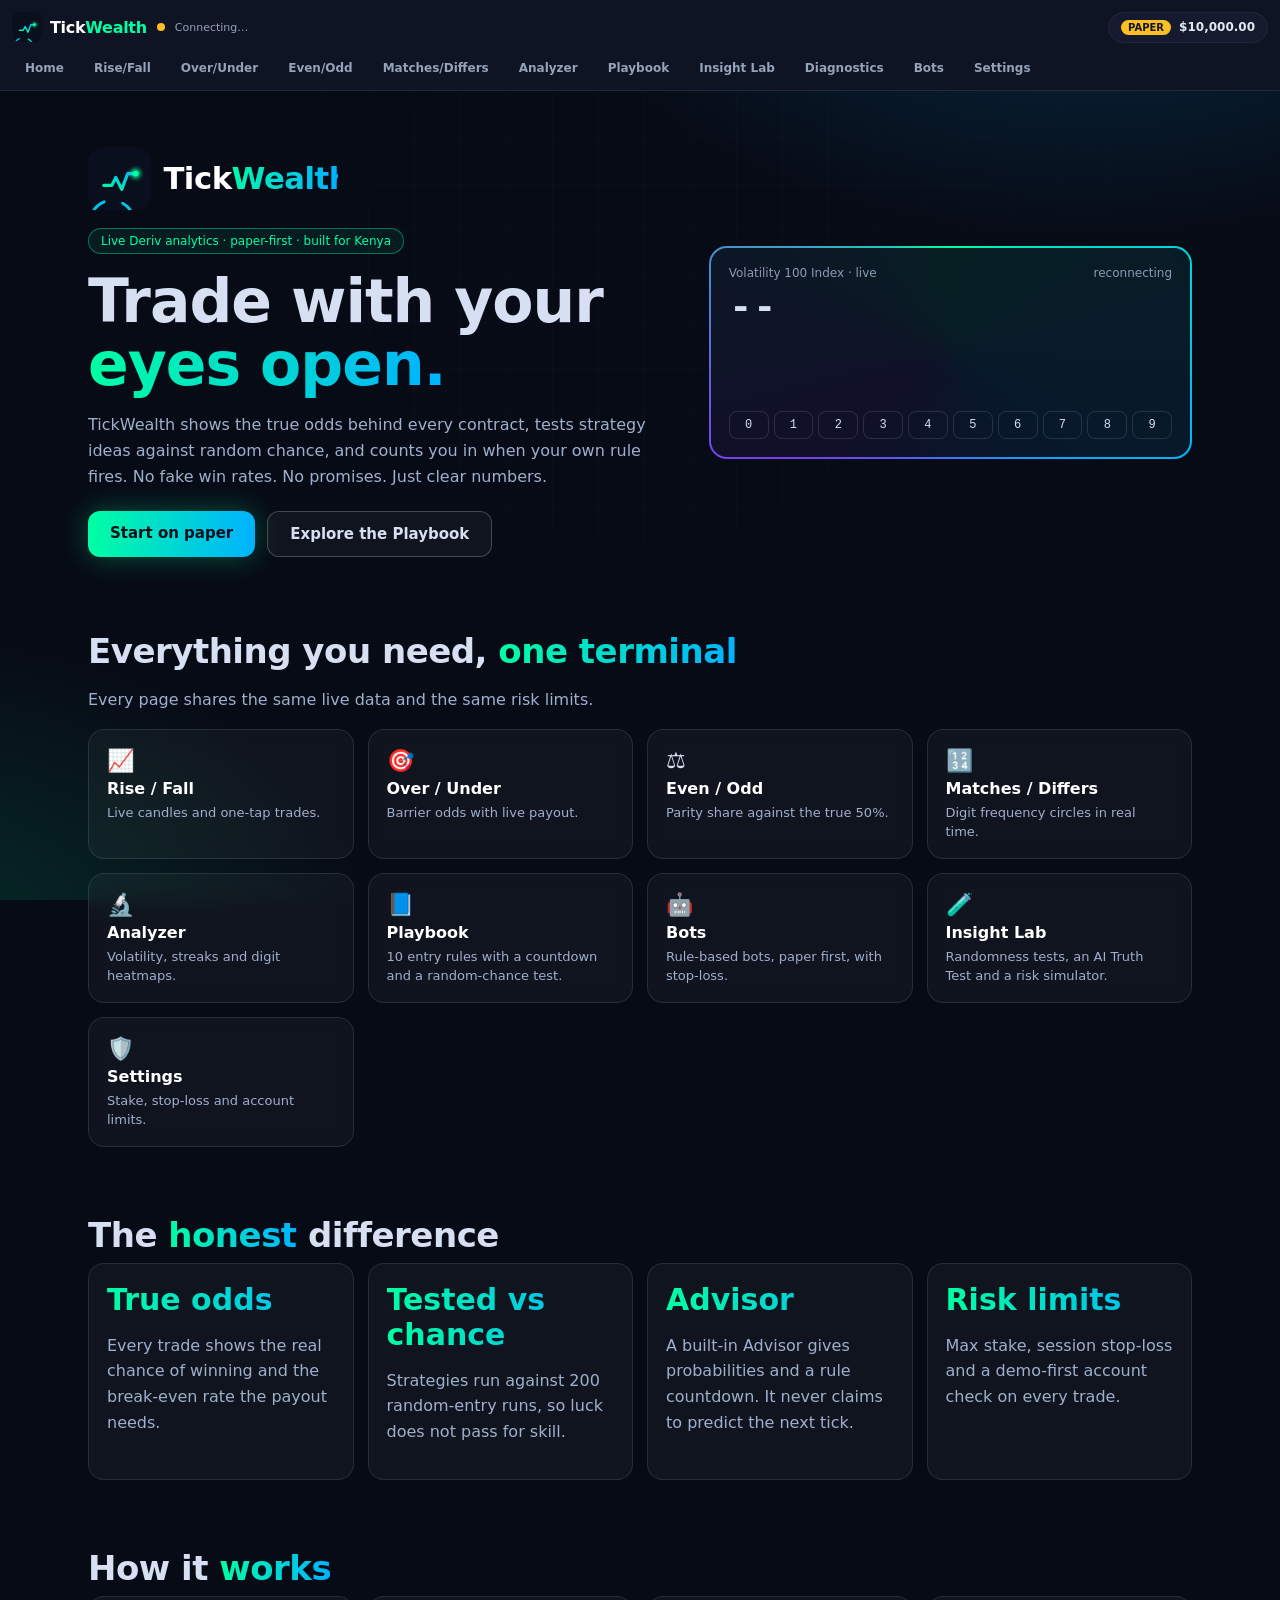
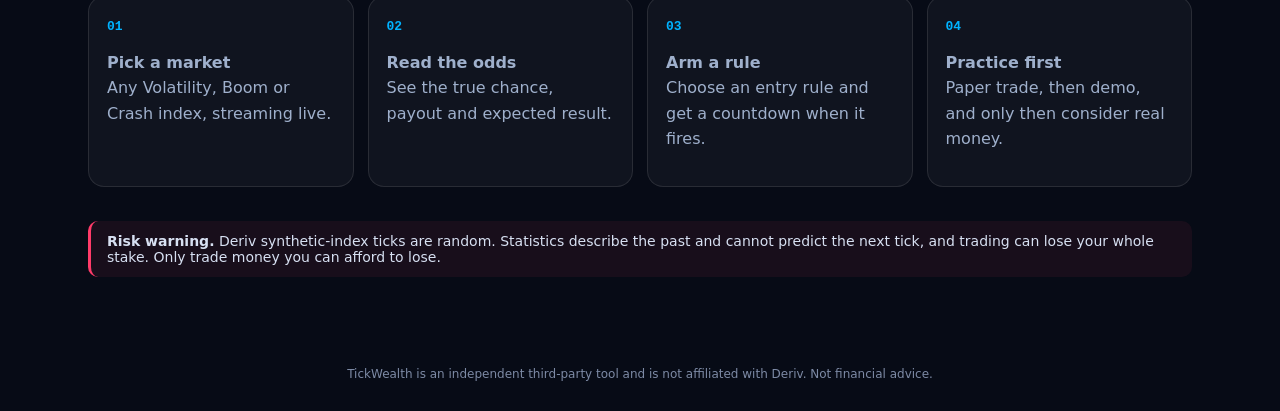
<file: index.html>
<!DOCTYPE html>
<html lang="en">
<head>
<meta charset="UTF-8">
<link rel="icon" type="image/svg+xml" href="favicon.svg">
<meta name="viewport" content="width=device-width,initial-scale=1">
<title>TickWealth – Trade with your eyes open</title>
<meta name="description" content="Live Deriv analytics, honest strategy tests and paper-first trading, built for Kenya.">
<link rel="stylesheet" href="core.css">
<style>
.lp{max-width:1140px;margin:0 auto;padding:0 18px 60px;color:#d7e0f2}
.lp h1{font-size:clamp(34px,6vw,60px);line-height:1.05;margin:0 0 14px;letter-spacing:-1px}
.lp h2{font-size:clamp(24px,3.4vw,34px);margin:0 0 8px;letter-spacing:-.5px}
.gr{background:linear-gradient(90deg,#00ffa3,#00b2ff);-webkit-background-clip:text;background-clip:text;color:transparent}
.lp p{color:#9fb0cc;line-height:1.6}
.hero{display:grid;gap:30px;grid-template-columns:1.1fr .9fr;align-items:center;padding:56px 0 40px}
@media(max-width:820px){.hero{grid-template-columns:1fr;padding-top:30px}}
.tag{display:inline-block;padding:5px 12px;border:1px solid rgba(0,255,163,.4);border-radius:99px;color:#00ffa3;font-size:12px;margin-bottom:16px;background:rgba(0,255,163,.07)}
.ctas{display:flex;gap:12px;flex-wrap:wrap;margin-top:22px}
.cta{padding:13px 22px;border-radius:12px;font-weight:700;text-decoration:none;font-size:15px;transition:.2s}
.cta.p{background:linear-gradient(90deg,#00ffa3,#00b2ff);color:#04101c;box-shadow:0 0 28px rgba(0,255,163,.3)}
.cta.s{border:1px solid rgba(255,255,255,.22);color:#d7e0f2;background:rgba(255,255,255,.04)}
.cta:hover{transform:translateY(-2px)}
.live{position:relative;border-radius:18px;padding:2px;background:conic-gradient(from var(--a,0deg),#00ffa3,#00b2ff,#7c3aed,#00ffa3);animation:spin 6s linear infinite}
@property --a{syntax:'<angle>';inherits:false;initial-value:0deg}
@keyframes spin{to{--a:360deg}}
.live>div{border-radius:16px;background:rgba(8,12,24,.92);padding:18px;backdrop-filter:blur(14px)}
.lv-h{display:flex;justify-content:space-between;font-size:12px;color:#8e9ab3}
#lpSpot{font:700 40px ui-monospace,Consolas,monospace;margin:6px 0}#lpSpot.up{color:#00ffa3}#lpSpot.dn{color:#ff3b69}
.dg{display:grid;grid-template-columns:repeat(10,1fr);gap:5px;margin-top:10px}
.dg i{font-style:normal;text-align:center;padding:6px 0;border-radius:8px;border:1px solid rgba(255,255,255,.12);font:12px ui-monospace,monospace;transition:.8s}
.dg i.h{background:rgba(0,255,163,.25);border-color:#00ffa3;box-shadow:0 0 14px #00ffa3;transition:none}
.grid{display:grid;gap:14px;grid-template-columns:repeat(auto-fit,minmax(240px,1fr))}
.gc{display:block;text-decoration:none;color:inherit;padding:18px;border-radius:16px;border:1px solid rgba(255,255,255,.1);background:rgba(255,255,255,.04);backdrop-filter:blur(10px);transition:.25s}
.gc:hover{transform:translateY(-4px);border-color:#00b2ff;box-shadow:0 10px 30px rgba(0,178,255,.18)}
.gc b{display:block;font-size:16px;margin:6px 0 4px;color:#fff}.gc span{font-size:13px;color:#9fb0cc}.gc em{font-style:normal;font-size:22px}
.sec{padding:34px 0}.st{display:grid;gap:14px;grid-template-columns:repeat(auto-fit,minmax(220px,1fr))}
.sn{padding:18px;border-radius:16px;border:1px solid rgba(255,255,255,.1);background:rgba(255,255,255,.04)}
.sn b{display:block;font-size:30px}.stp{counter-reset:s}.stp .sn::before{counter-increment:s;content:"0" counter(s);color:#00b2ff;font:700 13px ui-monospace,monospace}
.risk{border-left:3px solid #ff3b69;padding:12px 16px;background:rgba(255,59,105,.07);border-radius:10px;color:#d7e0f2;font-size:14px}
.rv{opacity:0;transform:translateY(18px);transition:.7s}.rv.in{opacity:1;transform:none}
footer.lpf{text-align:center;color:#7d8aa5;font-size:12px;padding:30px 18px}
</style>
</head>
<body>
<div id="top"></div>
<div id="app">
<main class="lp">
  <section class="hero">
    <div>
      <img src="logo.svg" alt="TickWealth" width="250" height="64" style="display:block;margin-bottom:18px;max-width:100%;height:auto"><span class="tag">Live Deriv analytics · paper-first · built for Kenya</span>
      <h1>Trade with your <span class="gr">eyes open.</span></h1>
      <p>TickWealth shows the true odds behind every contract, tests strategy ideas against random chance, and counts you in when your own rule fires. No fake win rates. No promises. Just clear numbers.</p>
      <div class="ctas"><a class="cta p" href="rise-fall.html">Start on paper</a><a class="cta s" href="playbook.html">Explore the Playbook</a></div>
    </div>
    <div class="live"><div>
      <div class="lv-h"><span id="lpMkt">Volatility 100 Index · live</span><span id="lpSt">connecting...</span></div>
      <div id="lpSpot">--</div>
      <svg id="lpSp" viewBox="0 0 300 60" width="100%" height="60" role="img" aria-label="Live price line"></svg>
      <div class="dg" id="lpDg" aria-label="Last digit"></div>
    </div></div>
  </section>

  <section class="sec rv"><h2>Everything you need, <span class="gr">one terminal</span></h2><p>Every page shares the same live data and the same risk limits.</p>
    <div class="grid">
      <a class="gc" href="rise-fall.html"><em>📈</em><b>Rise / Fall</b><span>Live candles and one-tap trades.</span></a>
      <a class="gc" href="over-under.html"><em>🎯</em><b>Over / Under</b><span>Barrier odds with live payout.</span></a>
      <a class="gc" href="even-odd.html"><em>⚖️</em><b>Even / Odd</b><span>Parity share against the true 50%.</span></a>
      <a class="gc" href="matches-differs.html"><em>🔢</em><b>Matches / Differs</b><span>Digit frequency circles in real time.</span></a>
      <a class="gc" href="analyzer.html"><em>🔬</em><b>Analyzer</b><span>Volatility, streaks and digit heatmaps.</span></a>
      <a class="gc" href="playbook.html"><em>📘</em><b>Playbook</b><span>10 entry rules with a countdown and a random-chance test.</span></a>
      <a class="gc" href="bots-library.html"><em>🤖</em><b>Bots</b><span>Rule-based bots, paper first, with stop-loss.</span></a>
      <a class="gc" href="insight.html"><em>🧪</em><b>Insight Lab</b><span>Randomness tests, an AI Truth Test and a risk simulator.</span></a>
      <a class="gc" href="settings.html"><em>🛡️</em><b>Settings</b><span>Stake, stop-loss and account limits.</span></a>
    </div></section>

  <section class="sec rv"><h2>The <span class="gr">honest</span> difference</h2>
    <div class="st">
      <div class="sn"><b class="gr">True odds</b><p>Every trade shows the real chance of winning and the break-even rate the payout needs.</p></div>
      <div class="sn"><b class="gr">Tested vs chance</b><p>Strategies run against 200 random-entry runs, so luck does not pass for skill.</p></div>
      <div class="sn"><b class="gr">Advisor</b><p>A built-in Advisor gives probabilities and a rule countdown. It never claims to predict the next tick.</p></div>
      <div class="sn"><b class="gr">Risk limits</b><p>Max stake, session stop-loss and a demo-first account check on every trade.</p></div>
    </div></section>

  <section class="sec rv"><h2>How it <span class="gr">works</span></h2>
    <div class="st stp">
      <div class="sn"><p><b style="font-size:16px">Pick a market</b>Any Volatility, Boom or Crash index, streaming live.</p></div>
      <div class="sn"><p><b style="font-size:16px">Read the odds</b>See the true chance, payout and expected result.</p></div>
      <div class="sn"><p><b style="font-size:16px">Arm a rule</b>Choose an entry rule and get a countdown when it fires.</p></div>
      <div class="sn"><p><b style="font-size:16px">Practice first</b>Paper trade, then demo, and only then consider real money.</p></div>
    </div></section>

  <div class="risk rv"><b>Risk warning.</b> Deriv synthetic-index ticks are random. Statistics describe the past and cannot predict the next tick, and trading can lose your whole stake. Only trade money you can afford to lose.</div>
</main>
<footer class="lpf">TickWealth is an independent third-party tool and is not affiliated with Deriv. Not financial advice.</footer>
</div>
<script src="config.js"></script>
<script src="core.js"></script>
<script>
TW.mountTop({active:'index'});
const $=i=>document.getElementById(i), dg=$('lpDg');
for(let i=0;i<10;i++){const e=document.createElement('i');e.textContent=i;dg.appendChild(e)}
function draw(f){
  const p=f.prices.slice(-60);if(p.length<2)return;
  const q=p[p.length-1],up=q>=p[p.length-2],lo=Math.min(...p),r=(Math.max(...p)-lo)||1;
  $('lpSpot').textContent=q.toFixed(f.pip);$('lpSpot').className=up?'up':'dn';
  const pl=document.createElementNS('http://www.w3.org/2000/svg','polyline');
  pl.setAttribute('points',p.map((y,i)=>(i/(p.length-1)*300).toFixed(1)+','+(54-(y-lo)/r*48).toFixed(1)).join(' '));
  pl.setAttribute('fill','none');pl.setAttribute('stroke',up?'#00ffa3':'#ff3b69');pl.setAttribute('stroke-width','2');
  $('lpSp').textContent='';$('lpSp').appendChild(pl);
  dg.querySelectorAll('.h').forEach(x=>x.classList.remove('h'));const d=dg.children[f.digits[f.digits.length-1]];void d.offsetWidth;d.classList.add('h');
}
TW.tickFeed('R_100',{primary:false,count:80,onStatus:s=>{$('lpSt').textContent=s==='live'?'● live':s},onHistory:draw,onTick:draw});
const io=new IntersectionObserver(es=>es.forEach(e=>{if(e.isIntersecting){e.target.classList.add('in');io.unobserve(e.target)}}),{threshold:.12});
document.querySelectorAll('.rv').forEach(e=>io.observe(e));
</script>
</body>
</html>
</file>
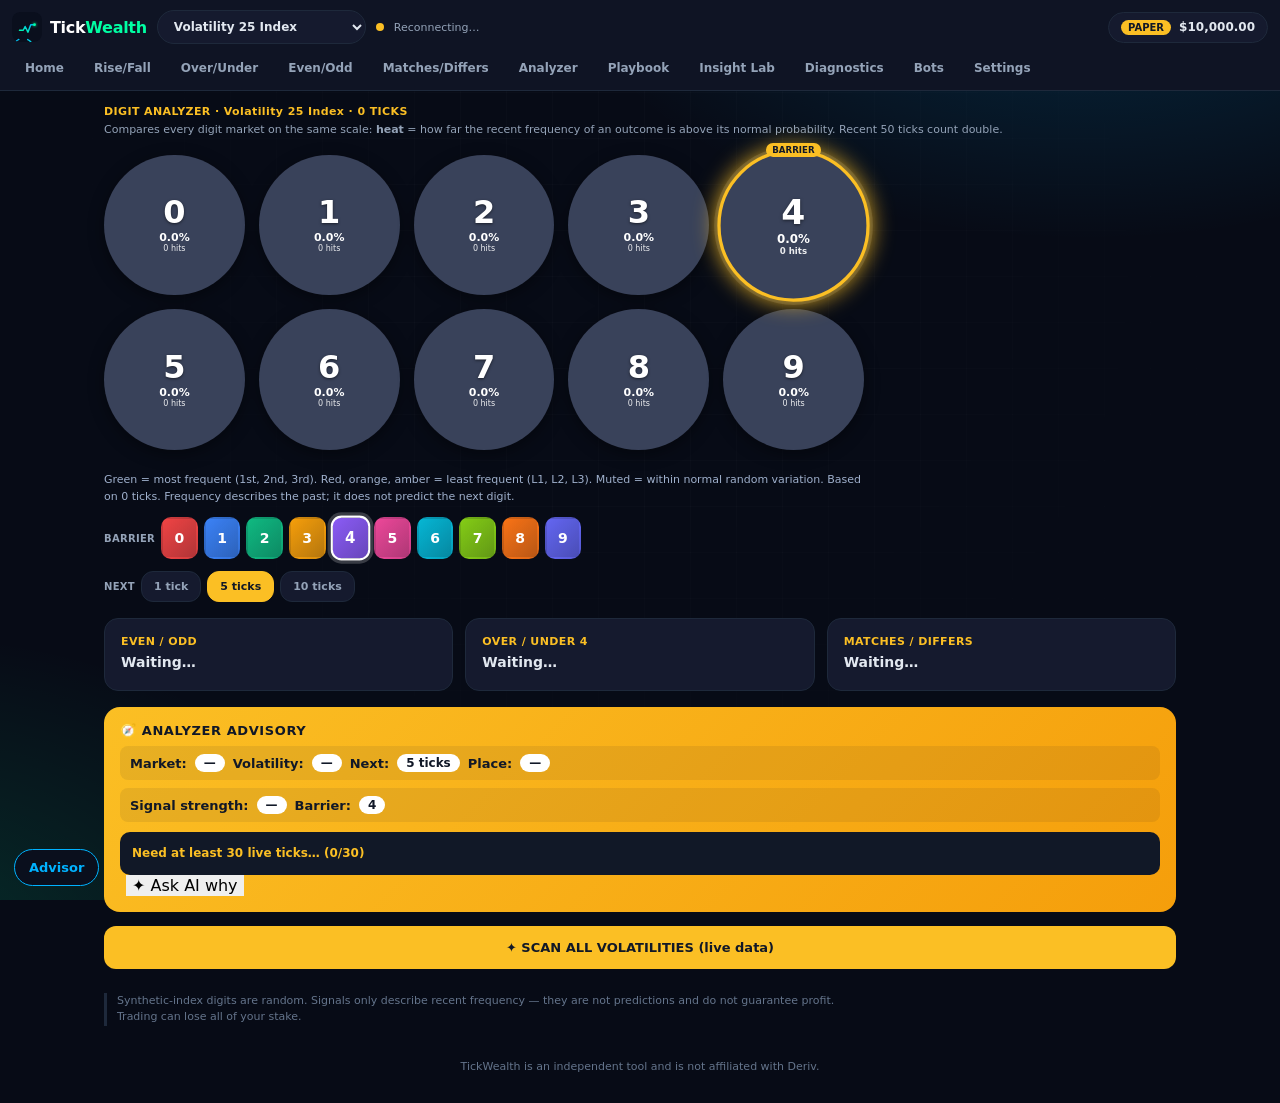
<file: analyzer.html>
<!DOCTYPE html>
<html lang="en">
<head>
<meta charset="UTF-8">
<link rel="icon" type="image/svg+xml" href="favicon.svg">
<meta name="viewport" content="width=device-width,initial-scale=1">
<title>TickWealth – Analyzer</title>
<meta name="description" content="Digit analyzer: compares Even/Odd, Over/Under and Matches/Differs on live Deriv data and scans all volatility indices.">
<link rel="stylesheet" href="core.css">
<style>
.wrap2{max-width:1100px;margin:0 auto;padding:14px}
.cards{display:grid;grid-template-columns:repeat(3,1fr);gap:12px;margin-top:16px}
@media(max-width:800px){.cards{grid-template-columns:1fr}}
.cards .card .v{font-size:14px;font-weight:800;margin-top:6px}
.adv{margin-top:16px;border-radius:16px;padding:16px;background:linear-gradient(135deg,#fbbf24,#f59e0b);color:#111827}
.adv h2{margin:0;font-size:13px;letter-spacing:.6px}
.adv .line{margin-top:8px;background:#11182714;border-radius:8px;padding:8px 10px;font-size:13px;font-weight:700;display:flex;gap:8px;flex-wrap:wrap;align-items:center}
.adv .line b{background:#fff;padding:2px 9px;border-radius:12px;font-size:12px}
.adv .why{margin-top:10px;font-size:12px;font-weight:600;line-height:1.55;background:#111827;color:#fbbf24;padding:12px;border-radius:10px}
.adv a.go{display:inline-block;margin-top:10px;background:#111827;color:#fbbf24;padding:10px 14px;border-radius:12px;font-weight:800;font-size:12px;text-decoration:none}
.res{display:grid;grid-template-columns:repeat(2,1fr);gap:8px;margin-top:10px}
@media(max-width:600px){.res{grid-template-columns:1fr}}
.res .card{padding:10px}
.chips{display:flex;gap:6px;flex-wrap:wrap;align-items:center;margin-top:12px}
.chip{padding:8px 12px;border-radius:12px;border:1px solid var(--line);background:var(--p2);color:var(--mut);font-weight:800;font-size:11px}
.chip.active{background:var(--acc);color:var(--ink);border-color:var(--acc)}
</style>
</head>
<body>
<div id="top"></div>
<div class="wrap2">
  <div class="h" id="hdr">DIGIT ANALYZER</div>
  <div class="sub">Compares every digit market on the same scale: <b>heat</b> = how far the recent frequency of an outcome is above its normal probability. Recent 50 ticks count double.</div>
  <div class="d-grid" id="dGrid"></div>

  <div class="chips"><span class="lbl" style="margin:0">BARRIER</span><div class="bgrid" id="bGrid" style="grid-template-columns:repeat(10,minmax(0,1fr));width:min(100%,420px);margin:0"></div></div>
  <div class="chips"><span class="lbl" style="margin:0">NEXT</span>
    <button class="chip" data-d="1">1 tick</button><button class="chip active" data-d="5">5 ticks</button><button class="chip" data-d="10">10 ticks</button></div>

  <div class="cards">
    <div class="card"><div class="h">EVEN / ODD</div><div class="v" id="eoVal">Waiting…</div><div class="sub" id="eoDet"></div></div>
    <div class="card"><div class="h">OVER / UNDER <span id="bTxt">4</span></div><div class="v" id="ouVal">Waiting…</div><div class="sub" id="ouDet"></div></div>
    <div class="card"><div class="h">MATCHES / DIFFERS</div><div class="v" id="mdVal">Waiting…</div><div class="sub" id="mdDet"></div></div>
  </div>

  <div class="adv">
    <h2>🧭 ANALYZER ADVISORY</h2>
    <div class="line">Market: <b id="aMarket">—</b> Volatility: <b id="aVol">—</b> Next: <b id="aNext">5 ticks</b> Place: <b id="aPlace">—</b></div>
    <div class="line">Signal strength: <b id="aConf">—</b> Barrier: <b id="aBar">4</b></div>
    <div class="why" id="aWhy">Waiting for live ticks…</div>
    <a class="go" id="aGo" href="#" style="display:none">Open this market to trade →</a> <button class="go" id="askAi" style="border:0;cursor:pointer;margin-left:6px">✦ Ask AI why</button>
  </div>

  <button class="btn full" id="scanAll" style="margin-top:14px;padding:14px;font-size:13px">✦ SCAN ALL VOLATILITIES (live data)</button>
  <div class="sub" id="allMsg"></div>
  <div class="res" id="allRes"></div>
  <div class="notice" id="disc"></div>
</div>
<div class="foot">TickWealth is an independent tool and is not affiliated with Deriv.</div>
<script src="config.js"></script>
<script src="core.js"></script>
<script src="ai.js"></script>
<script>
TW.ready(function(){
  const $=TW.$; $('#disc').textContent=TW.DISCLAIMER;
  let feed=null, barrier=4, dur=5;
  const top=TW.mountTop({active:'analyzer',symbols:'digits',defaultSymbol:'R_25',onSymbol:restart});
  const pb=TW.digitButtons($('#bGrid'),d=>{barrier=d;$('#bTxt').textContent=d;update();});
  document.querySelectorAll('.chip').forEach(c=>c.onclick=()=>{document.querySelectorAll('.chip').forEach(x=>x.classList.remove('active'));c.classList.add('active');dur=+c.dataset.d;$('#aNext').textContent=dur+(dur===1?' tick':' ticks');update();});
  const PAGE={DIGITEVEN:'EVEN',DIGITODD:'ODD',DIGITOVER:'OVER',DIGITUNDER:'UNDER',DIGITMATCH:'MATCHES',DIGITDIFF:'DIFFERS'};
  const link=(sym,c)=>`${c.page}?vol=${sym}&type=${PAGE[c.type]}${c.barrier!=null?'&barrier='+c.barrier:''}&dur=${dur}`;

  function restart(){
    if(feed)feed.close();
    $('#aWhy').textContent='Waiting for live ticks…';
    feed=TW.tickFeed(top.symbol,{count:500,onStatus:s=>TW.setStatus(s),onError:m=>{TW.setStatus('error',m);$('#aWhy').textContent='Market error: '+m;},onHistory:update,onTick:update});
    update();
  }
  function update(){
    pb.mark(barrier);
    const d=feed?feed.digits:[]; TW.renderCircles($('#dGrid'),d,{state:x=>x===barrier?'sel':'',tag:x=>x===barrier?'BARRIER':''});
    $('#hdr').textContent='DIGIT ANALYZER · '+TW.volName(top.symbol)+' · '+d.length+' TICKS';
    if(d.length<30){$('#aWhy').textContent=feed&&feed.error?'Market error: '+feed.error:'Need at least 30 live ticks… ('+d.length+'/30)';$('#aGo').style.display='none';return;}
    const a=TW.analyze(d), pct=x=>(x*100).toFixed(1)+'%';
    $('#eoVal').textContent=`Even ${pct(a.pEven)} · Odd ${pct(1-a.pEven)}`; $('#eoDet').textContent='Normal odds 50% / 50%.';
    const ov=a.pOver(barrier), un=a.pUnder(barrier);
    $('#ouVal').textContent=`Over ${pct(ov)} · Under ${pct(un)}`; $('#ouDet').textContent=`Normal odds for barrier ${barrier}: Over ${(9-barrier)*10}% · Under ${barrier*10}% (digit equal to barrier loses both).`;
    $('#mdVal').textContent=`Hot ${a.hot} ${pct(a.f[a.hot])} · Cold ${a.cold} ${pct(a.f[a.cold])}`; $('#mdDet').textContent='Normal frequency of any digit is 10%.';
    const c=TW.candidates(a,barrier)[0], s=TW.strength(c.heat);
    $('#aMarket').textContent=c.market; $('#aVol').textContent=TW.volName(top.symbol); $('#aPlace').textContent=c.place; $('#aBar').textContent=barrier;
    $('#aConf').innerHTML=s+'%'; $('#aNext').textContent=dur+(dur===1?' tick':' ticks');
    $('#aWhy').innerHTML=`Because <b>${c.place}</b> has the largest gap between its recent frequency and its normal odds on this market (${c.heat>=0?'+':''}${(c.heat*100).toFixed(1)} points). That describes the last ${a.n} ticks; each new tick is still independent, so treat it as a lead, not a promise.`;
    const g=$('#aGo'); g.style.display='inline-block'; g.href=link(top.symbol,c);
  }

  /* real multi-market scan: one request per volatility index over a single socket */
  $('#scanAll').onclick=function(){
    const syms=TW.VOLS.filter(v=>v.digits), btn=this, out=[]; let got=0;
    btn.disabled=true; $('#allRes').innerHTML=''; $('#allMsg').textContent='Scanning 0/'+syms.length+'…';
    const sock=new TW.Socket({
      onOpen:s=>syms.forEach((v,i)=>s.send({ticks_history:v.id,end:'latest',count:300,style:'ticks',req_id:i+1})),
      onMessage:d=>{
        if(!d.req_id)return; const v=syms[d.req_id-1]; if(!v)return; got++;
        if(d.history){ const dg=d.history.prices.map(p=>TW.digitOf(p,d.pip_size)), a=TW.analyze(dg), c=TW.candidates(a,barrier)[0]; out.push({v,c,n:dg.length}); }
        $('#allMsg').textContent='Scanning '+got+'/'+syms.length+'…';
        if(got>=syms.length) finish();
      }});
    const to=setTimeout(finish,20000);
    function finish(){
      clearTimeout(to); sock.close(); btn.disabled=false;
      if(!out.length){$('#allMsg').textContent='No data received — check your connection and try again.';return;}
      out.sort((x,y)=>y.c.heat-x.c.heat);
      $('#allMsg').textContent='Scanned '+out.length+' markets on real ticks (barrier '+barrier+').';
      $('#allRes').innerHTML=out.slice(0,8).map((r,i)=>`<div class="card" ${i===0?'style="border-color:var(--acc)"':''}><div class="h">${i===0?'⭐ TOP · ':''}${TW.esc(r.v.name)}</div><div class="v" style="margin-top:6px;font-weight:800">${TW.esc(r.c.market)} → ${TW.esc(r.c.place)} ${TW.sigHtml(TW.strength(r.c.heat))}</div><div class="sub">${r.c.heat>=0?'+':''}${(r.c.heat*100).toFixed(1)} pts vs normal odds · ${r.n} ticks · <a href="${link(r.v.id,r.c)}">open →</a></div></div>`).join('');
    }
  };
  $('#askAi').onclick=()=>TW.ai&&TW.ai.ask('Explain the analyzer advisory for this market: why this lead, and how much weight it deserves.');
  restart();
});
</script>
<script src="advisor.js"></script>
</body>
</html>
</file>
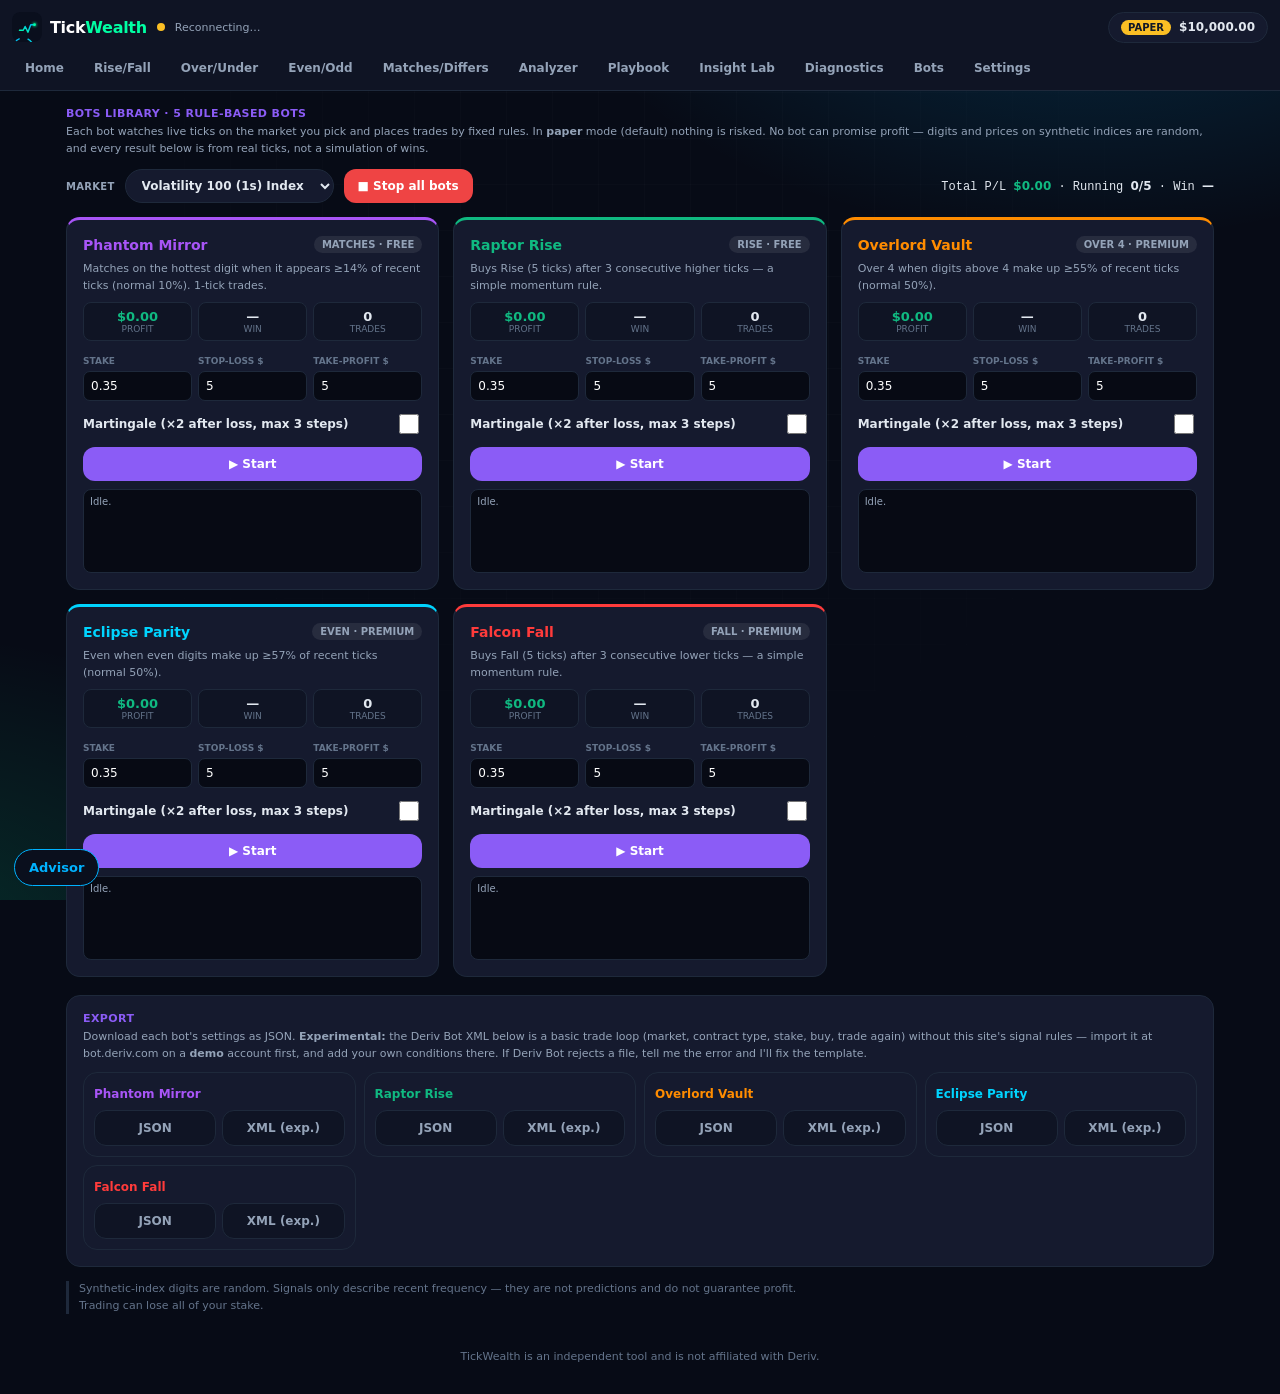
<file: bots-library-old.html>
<!DOCTYPE html>
<html lang="en">
<head>
<meta charset="UTF-8">
<link rel="icon" type="image/svg+xml" href="favicon.svg">
<meta name="viewport" content="width=device-width,initial-scale=1">
<title>TickWealth – Bots Library</title>
<meta name="description" content="Five rule-based trading bots that run on live Deriv ticks in paper or live mode, with stop-loss, take-profit and optional martingale.">
<link rel="stylesheet" href="core.css">
<style>
.bots{display:grid;grid-template-columns:repeat(auto-fill,minmax(300px,1fr));gap:14px;margin-top:14px}
.bot{border-top:3px solid var(--c)}
.bot .nm{font-weight:800;color:var(--c);font-size:14px}.bot .bd{font-size:10px;font-weight:800;padding:3px 8px;border-radius:10px;background:#ffffff14;color:var(--mut)}
.bot .top2{display:flex;justify-content:space-between;align-items:center;gap:8px}
.bot .d{font-size:11px;color:var(--mut);margin:8px 0;line-height:1.5}
.bot .st{display:grid;grid-template-columns:repeat(3,1fr);gap:6px;margin:8px 0}
.bot .st div{background:var(--p1);border:1px solid var(--line);border-radius:8px;padding:6px;text-align:center;font-size:9px;color:var(--dim)}.bot .st b{display:block;font-size:13px;color:var(--tx)}
.bot .f{display:grid;grid-template-columns:repeat(3,1fr);gap:6px}.bot .f label{font-size:9px;color:var(--dim);font-weight:800}.bot .f input{width:100%;margin-top:3px;background:#070a14;border:1px solid var(--line);color:#fff;border-radius:7px;padding:7px;font-size:12px}
.bot .lg{height:84px;background:#070a14;border:1px solid var(--line);border-radius:8px;padding:6px;font:10px ui-monospace,Menlo,monospace;overflow:auto;margin-top:8px;color:var(--mut)}
.bot .lg .w{color:var(--green)}.bot .lg .l{color:var(--red)}
.bar{display:flex;gap:10px;align-items:center;flex-wrap:wrap;margin-top:12px}
</style>
</head>
<body class="t-violet">
<div id="top"></div>
<div class="wrap">
  <div class="h">BOTS LIBRARY · 5 RULE-BASED BOTS</div>
  <div class="sub">Each bot watches live ticks on the market you pick and places trades by fixed rules. In <b>paper</b> mode (default) nothing is risked. No bot can promise profit — digits and prices on synthetic indices are random, and every result below is from real ticks, not a simulation of wins.</div>
  <div class="warn" id="liveWarn" style="display:none"></div>
  <div class="bar">
    <span class="lbl" style="margin:0">MARKET</span><select class="sel" id="mk"></select>
    <button class="btn red" id="stopAll">■ Stop all bots</button>
    <span class="spacer"></span>
    <span class="mono" style="font-size:12px">Total P/L <b id="tPnl">$0.00</b> · Running <b id="tRun">0/5</b> · Win <b id="tWin">—</b></span>
  </div>
  <div class="bots" id="bots"></div>

  <div class="card" style="margin-top:18px">
    <div class="h">EXPORT</div>
    <div class="sub">Download each bot's settings as JSON. <b>Experimental:</b> the Deriv Bot XML below is a basic trade loop (market, contract type, stake, buy, trade again) without this site's signal rules — import it at bot.deriv.com on a <b>demo</b> account first, and add your own conditions there. If Deriv Bot rejects a file, tell me the error and I'll fix the template.</div>
    <div id="exp" style="display:grid;grid-template-columns:repeat(auto-fill,minmax(230px,1fr));gap:8px;margin-top:10px"></div>
  </div>
  <div class="notice" id="disc"></div>
</div>
<div class="foot">TickWealth is an independent tool and is not affiliated with Deriv.</div>
<script src="config.js"></script>
<script src="core.js"></script>
<script src="ai.js"></script>
<script>
TW.ready(function(){
  const $=TW.$, CFG=window.TW_CONFIG||{}; $('#disc').textContent=TW.DISCLAIMER;
  const mkt=TW.mountTop({active:'bots-library'});
  const sel=$('#mk'); const L=TW.VOLS.filter(v=>v.digits); sel.innerHTML=L.map(v=>`<option value="${v.id}">${v.name}</option>`).join(''); sel.value='1HZ100V';

  /* strategy rules — each returns an order or null */
  const lastN=(p,n)=>p.slice(-n);
  const BOTS=[
   {id:'phantom',name:'Phantom Mirror',badge:'MATCHES · FREE',c:'#a855f7',kind:'digit',dur:1,dsc:'Matches on the hottest digit when it appears ≥14% of recent ticks (normal 10%). 1-tick trades.',
    xml:{cat:'digits',type:'matchesdiffers',ct:'DIGITMATCH',pred:true,barrier:7,dur:1},
    sig:f=>{if(f.digits.length<60)return null;const a=TW.analyze(f.digits);return a.f[a.hot]>=.14?{contract_type:'DIGITMATCH',barrier:a.hot,label:'Matches '+a.hot,note:'hot '+a.hot+' '+(a.f[a.hot]*100).toFixed(1)+'%'}:null;}},
   {id:'raptor',name:'Raptor Rise',badge:'RISE · FREE',c:'#10b981',kind:'tick',dur:5,dsc:'Buys Rise (5 ticks) after 3 consecutive higher ticks — a simple momentum rule.',
    xml:{cat:'callput',type:'risefall',ct:'CALL',pred:false,dur:5},
    sig:f=>{const p=lastN(f.prices,4);return p.length===4&&p[1]>p[0]&&p[2]>p[1]&&p[3]>p[2]?{contract_type:'CALL',label:'Rise',note:'3 higher ticks'}:null;}},
   {id:'overlord',name:'Overlord Vault',badge:'OVER 4 · PREMIUM',c:'#ff8c00',kind:'digit',dur:1,dsc:'Over 4 when digits above 4 make up ≥55% of recent ticks (normal 50%).',
    xml:{cat:'digits',type:'overunder',ct:'DIGITOVER',pred:true,barrier:4,dur:1},
    sig:f=>{if(f.digits.length<60)return null;const a=TW.analyze(f.digits),o=a.pOver(4);return o>=.55?{contract_type:'DIGITOVER',barrier:4,label:'Over 4',note:'over '+(o*100).toFixed(1)+'%'}:null;}},
   {id:'eclipse',name:'Eclipse Parity',badge:'EVEN · PREMIUM',c:'#00d4ff',kind:'digit',dur:1,dsc:'Even when even digits make up ≥57% of recent ticks (normal 50%).',
    xml:{cat:'digits',type:'evenodd',ct:'DIGITEVEN',pred:false,dur:1},
    sig:f=>{if(f.digits.length<60)return null;const a=TW.analyze(f.digits);return a.pEven>=.57?{contract_type:'DIGITEVEN',label:'Even',note:'even '+(a.pEven*100).toFixed(1)+'%'}:null;}},
   {id:'falcon',name:'Falcon Fall',badge:'FALL · PREMIUM',c:'#ff3b3b',kind:'tick',dur:5,dsc:'Buys Fall (5 ticks) after 3 consecutive lower ticks — a simple momentum rule.',
    xml:{cat:'callput',type:'risefall',ct:'PUT',pred:false,dur:5},
    sig:f=>{const p=lastN(f.prices,4);return p.length===4&&p[1]<p[0]&&p[2]<p[1]&&p[3]<p[2]?{contract_type:'PUT',label:'Fall',note:'3 lower ticks'}:null;}}
  ];
  BOTS.forEach(b=>Object.assign(b,{run:false,pnl:0,t:0,w:0,open:false,loss:0,cool:0,logs:[]}));
  const unlocked=()=>!CFG.paymentsEnabled||!!TW.store.get('tw_unlock');
  const isFree=b=>!CFG.paymentsEnabled||(CFG.freeBots||[]).includes(b.id);

  $('#bots').innerHTML=BOTS.map(b=>`<div class="card bot" style="--c:${b.c}"><div class="top2"><span class="nm">${b.name}</span><span class="bd">${b.badge}</span></div><div class="d">${b.dsc}</div>
    <div class="st"><div><b id="p-${b.id}">$0.00</b>PROFIT</div><div><b id="w-${b.id}">—</b>WIN</div><div><b id="n-${b.id}">0</b>TRADES</div></div>
    <div class="f"><div><label>STAKE</label><input id="s-${b.id}" type="number" min="0.35" step="0.5" value="0.35"></div><div><label>STOP-LOSS $</label><input id="sl-${b.id}" type="number" min="0" step="1" value="5"></div><div><label>TAKE-PROFIT $</label><input id="tp-${b.id}" type="number" min="0" step="1" value="5"></div></div>
    <label class="switch"><span>Martingale (×${TW.settings.martMult} after loss, max ${TW.settings.martSteps} steps)</span><input type="checkbox" id="m-${b.id}"></label>
    <button class="btn full" id="go-${b.id}" style="margin-top:10px">▶ Start</button>
    <div class="lg" id="lg-${b.id}"><div>Idle.</div></div></div>`).join('');
  $('#exp').innerHTML=BOTS.map(b=>`<div class="card" style="padding:10px"><b style="color:${b.c};font-size:12px">${b.name}</b><div style="display:flex;gap:6px;margin-top:8px"><button class="btn ghost" style="flex:1" data-j="${b.id}">JSON</button><button class="btn ghost" style="flex:1" data-x="${b.id}">XML (exp.)</button></div></div>`).join('');

  const logTo=(b,m,c)=>{b.logs.unshift(`<div class="${c||''}">[${new Date().toLocaleTimeString().slice(0,8)}] ${TW.esc(m)}</div>`); b.logs.length=Math.min(b.logs.length,30); $('#lg-'+b.id).innerHTML=b.logs.join('');};
  function paint(){
    let pnl=0,run=0,t=0,w=0;
    BOTS.forEach(b=>{pnl+=b.pnl;t+=b.t;w+=b.w;if(b.run)run++;
      $('#p-'+b.id).textContent=TW.money(b.pnl); $('#p-'+b.id).style.color=b.pnl>=0?'var(--green)':'var(--red)';
      $('#w-'+b.id).textContent=b.t?Math.round(b.w/b.t*100)+'%':'—'; $('#n-'+b.id).textContent=b.t;
      const g=$('#go-'+b.id); g.textContent=b.run?'■ Stop':(isFree(b)||unlocked()?'▶ Start':'🔒 Unlock premium (KES '+CFG.priceKES+')'); g.className='btn full'+(b.run?' red':'');});
    $('#tPnl').textContent=TW.money(pnl); $('#tPnl').style.color=pnl>=0?'var(--green)':'var(--red)'; $('#tRun').textContent=run+'/5'; $('#tWin').textContent=t?Math.round(w/t*100)+'%':'—';
    const live=TW.mode()==='live', lw=$('#liveWarn'); lw.style.display=live?'block':'none'; if(live)lw.textContent=`LIVE MODE: bots will place trades on ${TW.account.loginid} (${TW.account.virtual?'demo':'REAL money'}) automatically. Max stake ${TW.settings.maxStake}, session stop-loss ${TW.settings.stopLoss||'off'}.`;
  }
  TW.on('account',paint); TW.on('trade',paint);

  /* one shared live feed drives all bots */
  let feed=null;
  function startFeed(){ if(feed)feed.close(); feed=TW.tickFeed(sel.value,{count:300,onStatus:s=>TW.setStatus(s),onError:m=>{TW.setStatus('error',m);BOTS.filter(b=>b.run).forEach(b=>logTo(b,'Market error: '+m,'l'));},onTick:onTick}); }
  sel.onchange=startFeed;
  function stake(b){ let s=parseFloat($('#s-'+b.id).value)||0.35; if($('#m-'+b.id).checked&&b.loss>0)s*=Math.pow(TW.settings.martMult,Math.min(b.loss,TW.settings.martSteps)); return +s.toFixed(2); }
  function stop(b,why){ b.run=false; logTo(b,'Stopped'+(why?': '+why:''),'l'); paint(); }
  function onTick(f){
    BOTS.forEach(b=>{
      if(!b.run) return; if(b.open) return; if(b.cool>0){b.cool--;return;}
      const sg=b.sig(f); if(!sg) return;
      b.open=true; const amount=stake(b);
      TW.trade({contract_type:sg.contract_type,symbol:f.symbol,amount,duration:b.dur,duration_unit:'t',barrier:sg.barrier,label:sg.label,bot:b.name},{silent:true}).then(t=>{
        logTo(b,`BUY ${sg.label} $${amount} (${sg.note})`);
        t.done.then(r=>{ b.open=false; b.cool=2; b.t++; b.pnl=+(b.pnl+r.profit).toFixed(2);
          if(r.profit>0){b.w++;b.loss=0;}else b.loss++;
          logTo(b,(r.profit>0?'WIN +':'LOSS ')+TW.money(r.profit),r.profit>0?'w':'l');
          const sl=parseFloat($('#sl-'+b.id).value)||0, tp=parseFloat($('#tp-'+b.id).value)||0;
          if(b.run&&sl>0&&b.pnl<=-sl)stop(b,'stop-loss hit'); else if(b.run&&tp>0&&b.pnl>=tp)stop(b,'take-profit hit'); else paint(); });
      }).catch(e=>{ b.open=false; if(!e.quiet)TW.toast(b.name+': '+e.message,'err',5000); stop(b,e.message); });
    });
  }
  async function toggle(b){
    if(b.run){stop(b);return;}
    if(!isFree(b)&&!unlocked()){ unlockFlow(); return; }
    if(TW.mode()==='live'){
      const ok=await TW.modal({title:'Start bot on '+(TW.account.virtual?'DEMO':'REAL')+' account?',html:`<div class="sub">${b.name} will trade by itself on ${TW.esc(TW.account.loginid)}.</div>${TW.account.virtual?'':'<div class="warn">This uses real money and can lose it all. Martingale increases losses fast.</div>'}`,buttons:[{label:'Cancel',cls:'ghost',value:false},{label:'Start bot',cls:TW.account.virtual?'':'red',value:true}]});
      if(!ok)return;
    }
    b.run=true; b.loss=0; b.cool=0; logTo(b,'Started on '+TW.volName(sel.value)+' ('+(TW.mode()==='live'?'LIVE':'paper')+')'); paint();
  }
  BOTS.forEach(b=>$('#go-'+b.id).onclick=()=>toggle(b));
  $('#stopAll').onclick=()=>{BOTS.filter(b=>b.run).forEach(b=>stop(b,'stopped by you'));};

  /* premium unlock — only active when config.js enables payments and a backend exists */
  function unlockFlow(){
    if(!CFG.mpesaApi){ TW.toast('Payments are not configured yet.','err'); return; }
    TW.modal({title:'Unlock premium bots',html:`<div class="sub">Pay KES ${CFG.priceKES} by M-Pesa. You will get an STK push on your phone; the bots unlock only after your server confirms the payment.</div><input id="ph" class="inp" type="tel" placeholder="2547XXXXXXXX" value="254"><div id="pm" class="sub"></div><div class="row"><button class="btn ghost" id="pc">Cancel</button><button class="btn" id="pg">Send STK push</button></div>`,buttons:[],init:(m,close)=>{
      const say=t=>{$('#pm',m).textContent=t;};
      $('#pc',m).onclick=()=>close();
      $('#pg',m).onclick=async()=>{
        const phone=$('#ph',m).value.trim(); if(!/^254\d{9}$/.test(phone)){say('Enter the number as 2547XXXXXXXX');return;}
        $('#pg',m).disabled=true; say('Sending STK push…');
        try{
          const r=await fetch(CFG.mpesaApi+'/stkpush',{method:'POST',headers:{'Content-Type':'application/json'},body:JSON.stringify({phone,amount:CFG.priceKES,product:'tickwealth-premium'})}).then(x=>x.json());
          if(!r.checkoutId) throw new Error(r.error||'The payment server did not accept the request.');
          say('Check your phone and enter your M-Pesa PIN…');
          for(let i=0;i<24;i++){ await new Promise(z=>setTimeout(z,5000));
            const s=await fetch(CFG.mpesaApi+'/status?id='+encodeURIComponent(r.checkoutId)).then(x=>x.json());
            if(s.paid&&s.unlock){ TW.store.set('tw_unlock',s.unlock); TW.toast('Payment confirmed — premium bots unlocked','ok'); close(); paint(); return; }
            if(s.failed) throw new Error(s.error||'Payment was cancelled or failed.'); }
          throw new Error('No confirmation received yet. If money was deducted, contact support with your M-Pesa code.');
        }catch(e){ say(e.message); $('#pg',m).disabled=false; }
      };
    }});
  }
  /* exports */
  const dl=(name,txt,type)=>{const a=document.createElement('a');a.href=URL.createObjectURL(new Blob([txt],{type}));a.download=name;document.body.appendChild(a);a.click();a.remove();setTimeout(()=>URL.revokeObjectURL(a.href),1000);};
  function xml(b){const x=b.xml,sym=sel.value,st=parseFloat($('#s-'+b.id).value)||0.35;
    return `<xml xmlns="https://developers.google.com/blockly/xml" is_dbot="true" collection="false"><variables></variables>
<block type="trade_definition" deletable="false" x="0" y="0"><statement name="TRADE_OPTIONS">
<block type="trade_definition_market" deletable="false" movable="false"><field name="MARKET_LIST">synthetic_index</field><field name="SUBMARKET_LIST">random_index</field><field name="SYMBOL_LIST">${sym}</field><next>
<block type="trade_definition_tradetype" deletable="false" movable="false"><field name="TRADETYPECAT_LIST">${x.cat}</field><field name="TRADETYPE_LIST">${x.type}</field><next>
<block type="trade_definition_contracttype" deletable="false" movable="false"><field name="TYPE_LIST">${x.ct}</field><next>
<block type="trade_definition_candleinterval" deletable="false" movable="false"><field name="CANDLEINTERVAL_LIST">60</field><next>
<block type="trade_definition_restartbuysell" deletable="false" movable="false"><field name="TIME_MACHINE_ENABLED">FALSE</field><next>
<block type="trade_definition_restartonerror" deletable="false" movable="false"><field name="RESTARTONERROR">TRUE</field></block></next></block></next></block></next></block></next></block></next></block>
</statement><statement name="SUBMARKET"><block type="trade_definition_tradeoptions"><mutation xmlns="http://www.w3.org/1999/xhtml" has_first_barrier="false" has_second_barrier="false" has_prediction="${x.pred}"></mutation><field name="DURATIONTYPE_LIST">t</field><value name="DURATION"><shadow type="math_number_positive"><field name="NUM">${x.dur}</field></shadow></value><value name="AMOUNT"><shadow type="math_number_positive"><field name="NUM">${st}</field></shadow></value>${x.pred?`<value name="PREDICTION"><shadow type="math_number_positive"><field name="NUM">${x.barrier}</field></shadow></value>`:''}</block></statement></block>
<block type="before_purchase" deletable="false" x="0" y="400"><statement name="BEFOREPURCHASE_STACK"><block type="purchase"><field name="PURCHASE_LIST">${x.ct}</field></block></statement></block>
<block type="after_purchase" deletable="false" x="500" y="400"><statement name="AFTERPURCHASE_STACK"><block type="trade_again"></block></statement></block></xml>`; }
  $('#exp').onclick=e=>{const j=e.target.closest('[data-j]'),x=e.target.closest('[data-x]');
    if(j){const b=BOTS.find(z=>z.id===j.dataset.j);dl(b.id+'.json',JSON.stringify({name:b.name,description:b.dsc,market:sel.value,duration_ticks:b.dur,stake:+$('#s-'+b.id).value,stop_loss:+$('#sl-'+b.id).value,take_profit:+$('#tp-'+b.id).value,martingale:$('#m-'+b.id).checked,rule:b.dsc},null,2),'application/json');}
    if(x){const b=BOTS.find(z=>z.id===x.dataset.x);dl(b.id+'.xml',xml(b),'text/xml');}};

  paint(); startFeed();
});
</script>
<script src="advisor.js"></script>
</body>
</html>
</file>
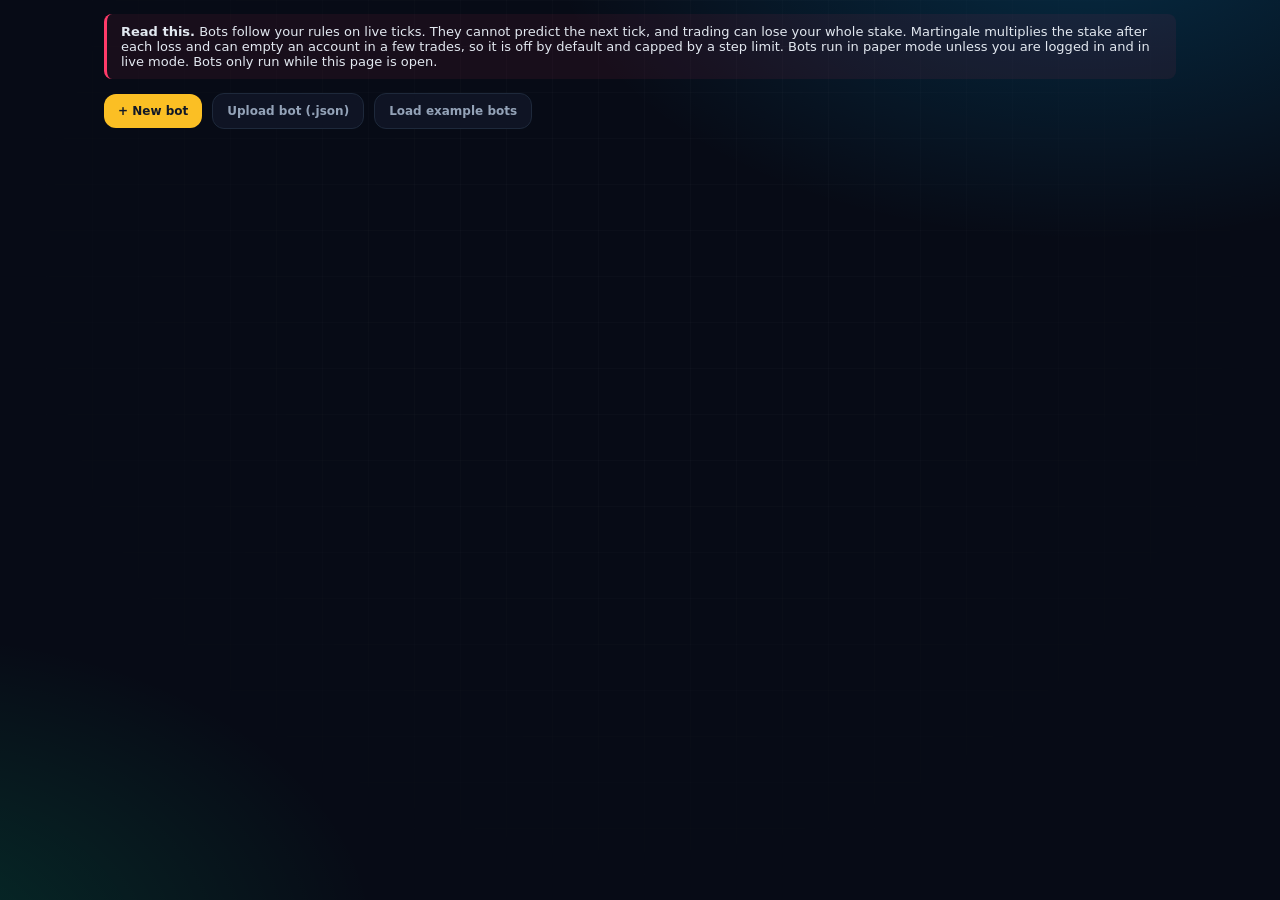
<file: bots-library.html>
<!DOCTYPE html>
<html lang="en">
<head>
<meta charset="UTF-8">
<link rel="icon" type="image/svg+xml" href="favicon.svg">
<meta name="viewport" content="width=device-width,initial-scale=1">
<title>TickWealth – Bots</title>
<meta name="description" content="Independent bots: each with its own market, contract, rules, risk limits and optional Martingale. Add, delete, upload and export.">
<link rel="stylesheet" href="core.css">
<style>
.bw{max-width:1100px;margin:0 auto;padding:14px;display:grid;gap:14px}
.bt{display:flex;gap:10px;flex-wrap:wrap;align-items:center}.bt .btn{width:auto}
.bl{display:grid;gap:14px;grid-template-columns:repeat(auto-fill,minmax(330px,1fr))}
.bc{border:1px solid rgba(255,255,255,.12);border-radius:14px;padding:14px;background:rgba(255,255,255,.04)}
.bh{display:flex;gap:8px;align-items:center}.bh input{flex:1;font-weight:700}.bs{font-size:12px;color:#8e9ab3}.bs.on{color:#00ffa3}
.bg{display:grid;grid-template-columns:1fr 1fr;gap:8px;margin:10px 0}.bg label{font-size:11px;color:#8e9ab3;display:block}
.bg input,.bg select,.bh input{width:100%;padding:6px 8px;border-radius:8px;border:1px solid rgba(255,255,255,.14);background:rgba(0,0,0,.35);color:#d7e0f2;font:inherit}
.bg .w{grid-column:1/-1}.br{display:flex;gap:8px;flex-wrap:wrap}.br button{width:auto;padding:8px 12px}
.bi{font-size:12.5px;margin-top:8px;color:#c9d3e8}.wn{border-left:3px solid #ff3b69;padding:10px 14px;border-radius:8px;background:rgba(255,59,105,.07);font-size:13px}
</style>
</head>
<body>
<div id="top"></div>
<div id="app"><div class="bw">
  <div class="wn"><b>Read this.</b> Bots follow your rules on live ticks. They cannot predict the next tick, and trading can lose your whole stake. Martingale multiplies the stake after each loss and can empty an account in a few trades, so it is off by default and capped by a step limit. Bots run in paper mode unless you are logged in and in live mode. Bots only run while this page is open.</div>
  <div class="bt"><button class="btn" id="add">+ New bot</button><button class="btn ghost" id="up">Upload bot (.json)</button><button class="btn ghost" id="ex">Load example bots</button><span id="md" class="bs"></span><input type="file" id="file" accept=".json,application/json" hidden></div>
  <div class="bl" id="list"></div>
</div></div>
<script src="config.js"></script>
<script src="core.js"></script>
<script src="ai.js"></script>
<script>
/* Independent bots. Each bot is plain JSON: its own market, contract, entry rule, risk limits and optional Martingale.
   Bots are stored in this browser. Upload, export or delete any of them. Nothing here predicts ticks. */
const $=TW.$, KEY='tw_bots2', CT=['CALL','PUT','DIGITOVER','DIGITUNDER','DIGITEVEN','DIGITODD','DIGITMATCH','DIGITDIFF'], CONDS=['even','odd','over','under','rise','fall'];
const MK=TW.VOLS.map(v=>[v.id,v.name]), R={};
const num=(v,lo,hi,d)=>{v=+v;return isFinite(v)?Math.min(hi,Math.max(lo,v)):d};
function clean(b){b=b&&typeof b==='object'?b:{};const r=b.rule||{},m=b.mart||{};return{id:'b'+Date.now()+Math.floor(Math.random()*1e5),name:String(b.name||'New bot').slice(0,40),symbol:TW.VOLS.some(v=>v.id===b.symbol)?b.symbol:'R_100',contract:CT.includes(b.contract)?b.contract:'DIGITOVER',barrier:num(b.barrier,0,9,4),duration:num(b.duration,1,10,1),stake:num(b.stake,0.35,1000,0.35),
 rule:{kind:r.kind==='every'?'every':'streak',cond:CONDS.includes(r.cond)?r.cond:'even',n:num(r.n,1,50,3),cb:num(r.cb,0,9,4)},mart:{on:!!m.on,mult:num(m.mult,1.1,5,2),steps:num(m.steps,1,8,3)},sl:num(b.sl,0,100000,5),tp:num(b.tp,0,100000,5),max:num(b.max,0,10000,0)}}
const EX=[{name:'Example: Under 7 after two 8-9s',symbol:'R_100',contract:'DIGITUNDER',barrier:7,duration:1,rule:{kind:'streak',cond:'over',cb:7,n:2}},{name:'Example: Even after three odds',symbol:'R_50',contract:'DIGITEVEN',duration:1,rule:{kind:'streak',cond:'odd',n:3}}];
function load(){try{const a=JSON.parse(localStorage.getItem(KEY));if(Array.isArray(a))return a.map(clean).map((b,i)=>Object.assign(b,{id:a[i].id||b.id}))}catch(e){}return EX.map(clean)}
let bots=load();const save=()=>localStorage.setItem(KEY,JSON.stringify(bots));
const opts=(l,s)=>l.map(x=>{const v=Array.isArray(x)?x[0]:x,t=Array.isArray(x)?x[1]:x;return`<option value="${TW.esc(v)}"${v==s?' selected':''}>${TW.esc(t)}</option>`}).join('');
const f=(l,k,v,x='')=>`<label>${l}<input data-k="${k}" type="number" value="${v}" ${x}></label>`;
function card(b){return`<div class="bc" data-id="${b.id}"><div class="bh"><input data-k="name" value="${TW.esc(b.name)}" aria-label="Bot name"><span class="bs" id="st-${b.id}">stopped</span></div>
<div class="bg"><label>Market<select data-k="symbol">${opts(MK,b.symbol)}</select></label><label>Contract<select data-k="contract">${opts(CT,b.contract)}</select></label>
${f('Barrier / digit','barrier',b.barrier,'min="0" max="9"')}${f('Ticks','duration',b.duration,'min="1" max="10"')}${f('Stake (USD)','stake',b.stake,'min="0.35" step="0.01"')}
<label>Entry rule<select data-k="rule.kind">${opts([['streak','After a streak'],['every','Every N ticks']],b.rule.kind)}</select></label>
<label>Condition<select data-k="rule.cond">${opts(CONDS,b.rule.cond)}</select></label>${f('Streak or N','rule.n',b.rule.n,'min="1" max="50"')}${f('Cond. digit (over/under)','rule.cb',b.rule.cb,'min="0" max="9"')}
${f('Stop-loss (USD, 0 = off)','sl',b.sl,'min="0"')}${f('Take-profit (USD, 0 = off)','tp',b.tp,'min="0"')}${f('Max trades (0 = no limit)','max',b.max,'min="0"')}
<label class="w"><input type="checkbox" data-k="mart.on"${b.mart.on?' checked':''}> Martingale (risky) &nbsp;multiplier <input data-k="mart.mult" type="number" step="0.1" min="1.1" max="5" value="${b.mart.mult}" style="width:70px"> &nbsp;max steps <input data-k="mart.steps" type="number" min="1" max="8" value="${b.mart.steps}" style="width:60px"></label></div>
<div class="br"><button class="btn" data-a="run">Start</button><button class="btn ghost" data-a="exp">Export</button><button class="btn ghost" data-a="del">Delete</button></div><div class="bi" id="in-${b.id}"></div></div>`}
function draw(){$('#list').innerHTML=bots.map(card).join('')||'<div class="bi">No bots yet. Add one, upload a .json file, or load the examples.</div>';bots.forEach(info);$('#md').textContent='Mode: '+TW.mode().toUpperCase()}
function info(b){const r=R[b.id],i=$('#in-'+b.id),s=$('#st-'+b.id);if(!i)return;const on=r&&r.on;s.textContent=on?'running':'stopped';s.className='bs'+(on?' on':'');
 i.textContent=r?`Trades ${r.n}, wins ${r.w}, P/L ${r.pnl.toFixed(2)} USD${r.step?`, Martingale step ${r.step}`:''}${r.msg?'. '+r.msg:''}`:'Not started yet.'}
const get=id=>bots.find(b=>b.id===id);
const cond=(c,cb,P,D,j)=>c==='rise'?P[j]>P[j-1]:c==='fall'?P[j]<P[j-1]:c==='over'?D[j]>cb:c==='under'?D[j]<cb:c==='even'?D[j]%2===0:D[j]%2===1;
function start(b){stop(b);const r=R[b.id]=Object.assign(R[b.id]||{n:0,w:0,pnl:0,step:0},{on:true,busy:false,k:0,msg:''});r.pnl=0;r.n=0;r.w=0;r.step=0;
 r.feed=TW.tickFeed(b.symbol,{primary:false,count:60,onTick:fd=>tick(b,fd)});info(b)}
function stop(b,why){const r=R[b.id];if(!r)return;r.on=false;if(r.feed){r.feed.close();r.feed=null}if(why)r.msg=why;info(b)}
function tick(b,fd){const r=R[b.id];if(!r||!r.on||r.busy)return;r.k++;const P=fd.prices,D=fd.digits,i=P.length-1;let go=false;
 if(b.rule.kind==='every')go=r.k%b.rule.n===0;else{let s=0;for(let j=i;j>=1&&s<b.rule.n&&cond(b.rule.cond,b.rule.cb,P,D,j);j--)s++;go=s>=b.rule.n}
 if(go)place(b,r)}
async function place(b,r){const st=+(b.stake*(b.mart.on?Math.pow(b.mart.mult,r.step):1)).toFixed(2);r.busy=true;
 try{const t=await TW.trade({contract_type:b.contract,symbol:b.symbol,amount:st,duration:b.duration,duration_unit:'t',barrier:/OVER|UNDER|MATCH|DIFF/.test(b.contract)?b.barrier:undefined,label:b.name,bot:b.name});
  const res=await t.done,p=+res.profit;r.n++;r.pnl+=p;if(p>0){r.w++;r.step=0}else r.step=b.mart.on?(r.step+1>=b.mart.steps?0:r.step+1):0;
  if(b.sl>0&&r.pnl<=-b.sl)stop(b,'Stopped: stop-loss reached');else if(b.tp>0&&r.pnl>=b.tp)stop(b,'Stopped: take-profit reached');else if(b.max>0&&r.n>=b.max)stop(b,'Stopped: max trades reached')}
 catch(e){stop(b,'Stopped: '+(e.message||e))}finally{r.busy=false;info(b)}}
$('#list').addEventListener('change',e=>{const c=e.target.closest('.bc');if(!c||!e.target.dataset.k)return;const b=get(c.dataset.id),p=e.target.dataset.k.split('.'),t=e.target;
 let v=t.type==='checkbox'?t.checked:t.type==='number'?+t.value:t.value;let o=b;for(let i=0;i<p.length-1;i++)o=o[p[i]];o[p[p.length-1]]=v;Object.assign(b,Object.assign(clean(b),{id:b.id}));save();if(R[b.id]&&R[b.id].on&&e.target.dataset.k==='symbol')start(b)});
$('#list').addEventListener('click',e=>{const a=e.target.dataset.a,c=e.target.closest('.bc');if(!a||!c)return;const b=get(c.dataset.id);
 if(a==='run'){const r=R[b.id];if(r&&r.on){stop(b,'Stopped by you');e.target.textContent='Start'}else{if(b.mart.on&&!confirm('Martingale doubles risk after each loss. Start this bot with Martingale on?'))return;if(TW.mode()==='live'&&!confirm('LIVE mode: this bot will use real money. Start it?'))return;start(b);e.target.textContent='Stop'}}
 if(a==='exp'){const x=Object.assign({},b);delete x.id;const u=URL.createObjectURL(new Blob([JSON.stringify(x,null,2)],{type:'application/json'})),l=document.createElement('a');l.href=u;l.download=(b.name.replace(/[^a-z0-9]+/gi,'-')||'bot')+'.json';l.click()}
 if(a==='del'&&confirm('Delete this bot?')){stop(b);delete R[b.id];bots=bots.filter(x=>x.id!==b.id);save();draw()}});
$('#add').onclick=()=>{bots.push(clean({}));save();draw()};
$('#ex').onclick=()=>{EX.forEach(x=>bots.push(clean(x)));save();draw()};
$('#up').onclick=()=>$('#file').click();
$('#file').onchange=async e=>{const fl=e.target.files[0];e.target.value='';if(!fl)return;if(fl.size>100000){TW.toast('File too large (max 100 KB).','err');return}
 try{const j=JSON.parse(await fl.text()),a=Array.isArray(j)?j:[j];if(bots.length+a.length>30)throw new Error('Too many bots (max 30).');a.forEach(x=>bots.push(clean(x)));save();draw();TW.toast('Uploaded '+a.length+' bot(s). Bots are checked and limited to safe values.','ok')}catch(x){TW.toast('Could not read bot file: '+x.message,'err',6000)}};
draw();
</script>
</body>
</html>
</file>
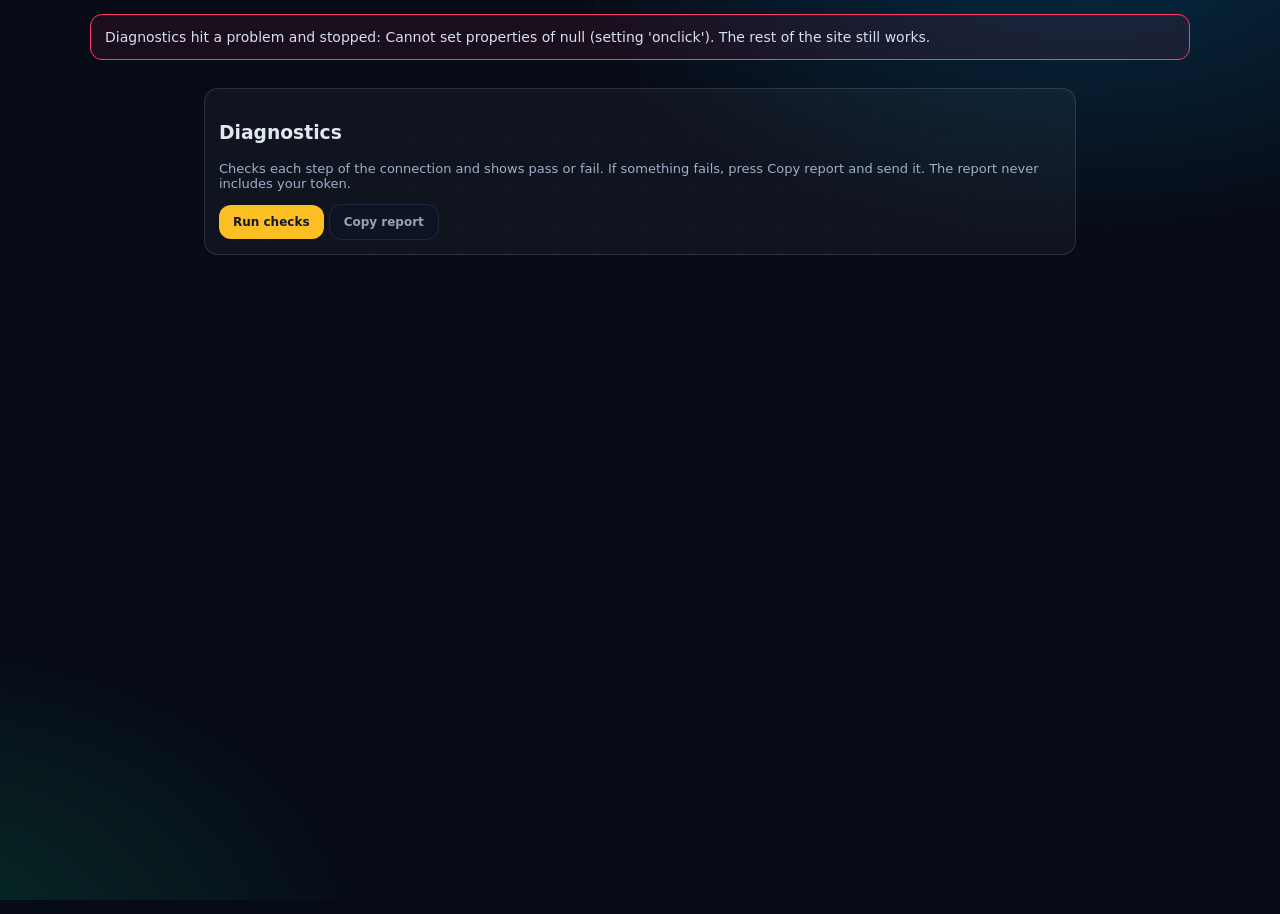
<file: diagnostics.html>
<!DOCTYPE html>
<html lang="en">
<head>
<meta charset="UTF-8">
<link rel="icon" type="image/svg+xml" href="favicon.svg">
<meta name="viewport" content="width=device-width,initial-scale=1">
<title>TickWealth – Diagnostics</title>
<link rel="stylesheet" href="core.css">
<style>.pb{max-width:900px;margin:0 auto;padding:14px;display:grid;gap:14px}.pc{border:1px solid rgba(255,255,255,.12);border-radius:14px;padding:14px;background:rgba(255,255,255,.04)}
.ck{display:flex;gap:10px;padding:8px 0;border-bottom:1px solid rgba(255,255,255,.08);font-size:14px}.ck b{min-width:64px}.pass{color:#00ffa3}.fail{color:#ff3b69}.warn{color:#f5b83d}.skip{color:#8e9ab3}.ck span{flex:1;color:#c9d3e8}</style>
</head>
<body>
<div id="top"></div>
<div id="app"><div class="pb"><div class="pc"><h3>Diagnostics</h3><p style="color:#9fb0cc;font-size:13px">Checks each step of the connection and shows pass or fail. If something fails, press Copy report and send it. The report never includes your token.</p>
<button class="btn" id="run">Run checks</button> <button class="btn ghost" id="cp">Copy report</button><div id="out"></div></div></div></div>
<script src="config.js"></script><script src="core.js"></script><script src="pillars.js"></script>
<script>
TW.guard('Diagnostics', () => {
  const $ = TW.$, out = $('out'), lines = [];
  function add(name, st, detail) { const r = document.createElement('div'); r.className = 'ck'; const b = document.createElement('b'); b.className = st; b.textContent = st.toUpperCase(); const n = document.createElement('span'); n.textContent = name + (detail ? ': ' + detail : ''); r.append(b, n); out.appendChild(r); lines.push(st.toUpperCase() + ' | ' + name + (detail ? ': ' + detail : '')); }
  const open = url => new Promise((res, rej) => { const ws = new WebSocket(url), t = setTimeout(() => { ws.close(); rej(new Error('timed out')); }, 8000); ws.onopen = () => { clearTimeout(t); res(ws); }; ws.onerror = () => { clearTimeout(t); rej(new Error('could not connect')); }; });
  const ask = (ws, msg, ms = 9000) => new Promise((res, rej) => { const id = Math.floor(Math.random() * 1e9), t = setTimeout(() => { ws.removeEventListener('message', h); rej(new Error('no reply')); }, ms);
    function h(e) { const d = JSON.parse(e.data); if (d.req_id === id) { clearTimeout(t); ws.removeEventListener('message', h); d.error ? rej(new Error(d.error.message)) : res(d); } } ws.addEventListener('message', h); ws.send(JSON.stringify(Object.assign({ req_id: id }, msg))); });
  async function step(name, fn) { try { const d = await fn(); add(name, d && d.warn ? 'warn' : 'pass', d && d.t); return d; } catch (e) { add(name, 'fail', e.message); return null; } }
  async function run() {
    out.textContent = ''; lines.length = 0; let ws = null, legacy = false;
    add('Browser WebSocket support', 'WebSocket' in window ? 'pass' : 'fail');
    const t0 = Date.now();
    ws = await step('Connect to Deriv public data (' + TW.settings.endpoint.replace('wss://', '') + ')', async () => { const w = await open(TW.settings.endpoint); return Object.assign(w, { _t: 'opened in ' + (Date.now() - t0) + ' ms' }); });
    if (!ws) { ws = await step('Fallback: legacy endpoint', async () => { const w = await open(TW.LEGACY); legacy = true; return w; }); }
    if (ws) {
      await step('Ping', async () => { const t = Date.now(); await ask(ws, { ping: 1 }); return { t: (Date.now() - t) + ' ms' }; });
      await step('Market list (active_symbols)', async () => { const d = await ask(ws, { active_symbols: 'brief' }); const n = (d.active_symbols || []).length; if (!n) throw new Error('empty list'); return { t: n + ' markets' }; });
      await step('Live tick (R_100)', async () => { const d = await ask(ws, { ticks: 'R_100', subscribe: 1 }); ws.send(JSON.stringify({ forget_all: 'ticks' })); return { t: 'quote ' + d.tick.quote }; });
      await step('History: 1000 ticks', async () => { const d = await ask(ws, { ticks_history: 'R_100', end: 'latest', count: 1000, style: 'ticks' }); const n = d.history.prices.length; return n >= 1000 ? { t: n + ' ticks' } : { warn: 1, t: 'only ' + n + ' ticks' }; });
      await step('Candles for the chart (1 minute)', async () => { const d = await ask(ws, { ticks_history: 'R_100', end: 'latest', count: 20, style: 'candles', granularity: 60 }); return { t: d.candles.length + ' candles' }; });
      await step('Price quote (Rise, 5 ticks, 1 USD)', async () => { const base = { proposal: 1, basis: 'stake', amount: 1, contract_type: 'CALL', currency: 'USD', duration: 5, duration_unit: 't' };
        try { const d = await ask(ws, Object.assign({ [legacy ? 'symbol' : 'underlying_symbol']: 'R_100' }, base)); return { t: 'payout ' + d.proposal.payout }; }
        catch (e) { const d = await ask(ws, Object.assign({ [legacy ? 'underlying_symbol' : 'symbol']: 'R_100' }, base)); return { warn: 1, t: 'worked only with the other symbol field name (' + e.message + ')' }; } });
      ws.close();
    }
    const app = String(TW.settings.appId || '');
    add('App ID configured', !app || app === '1089' || app === 'YOUR_APP_ID' ? 'fail' : 'pass', !app || app === '1089' ? 'still the old test ID' : app.slice(0, 6) + '...');
    await step('Deriv REST API reachable from this browser', async () => { try { const r = await fetch('https://api.derivws.com/trading/v1/options/accounts', { headers: { 'Deriv-App-ID': app } }); return { t: 'HTTP ' + r.status + ' (a reply without a token is expected)' }; } catch (e) { throw new Error('blocked (CORS or network). Login from this site may fail'); } });
    add('Login state', TW.account.authed ? 'pass' : 'skip', TW.account.authed ? TW.account.loginid + (TW.account.virtual ? ' (demo)' : ' (REAL)') + ', balance ' + TW.account.balance : 'not logged in');
    add('Trading mode', 'skip', TW.mode ? TW.mode() : 'unknown');
  }
  $('run').onclick = run; $('cp').onclick = () => { const t = 'TickWealth diagnostics ' + new Date().toISOString() + '\n' + lines.join('\n'); navigator.clipboard ? navigator.clipboard.writeText(t).then(() => TW.toast('Report copied', 'ok')) : TW.toast(t); };
});
</script>
</body>
</html>
</file>
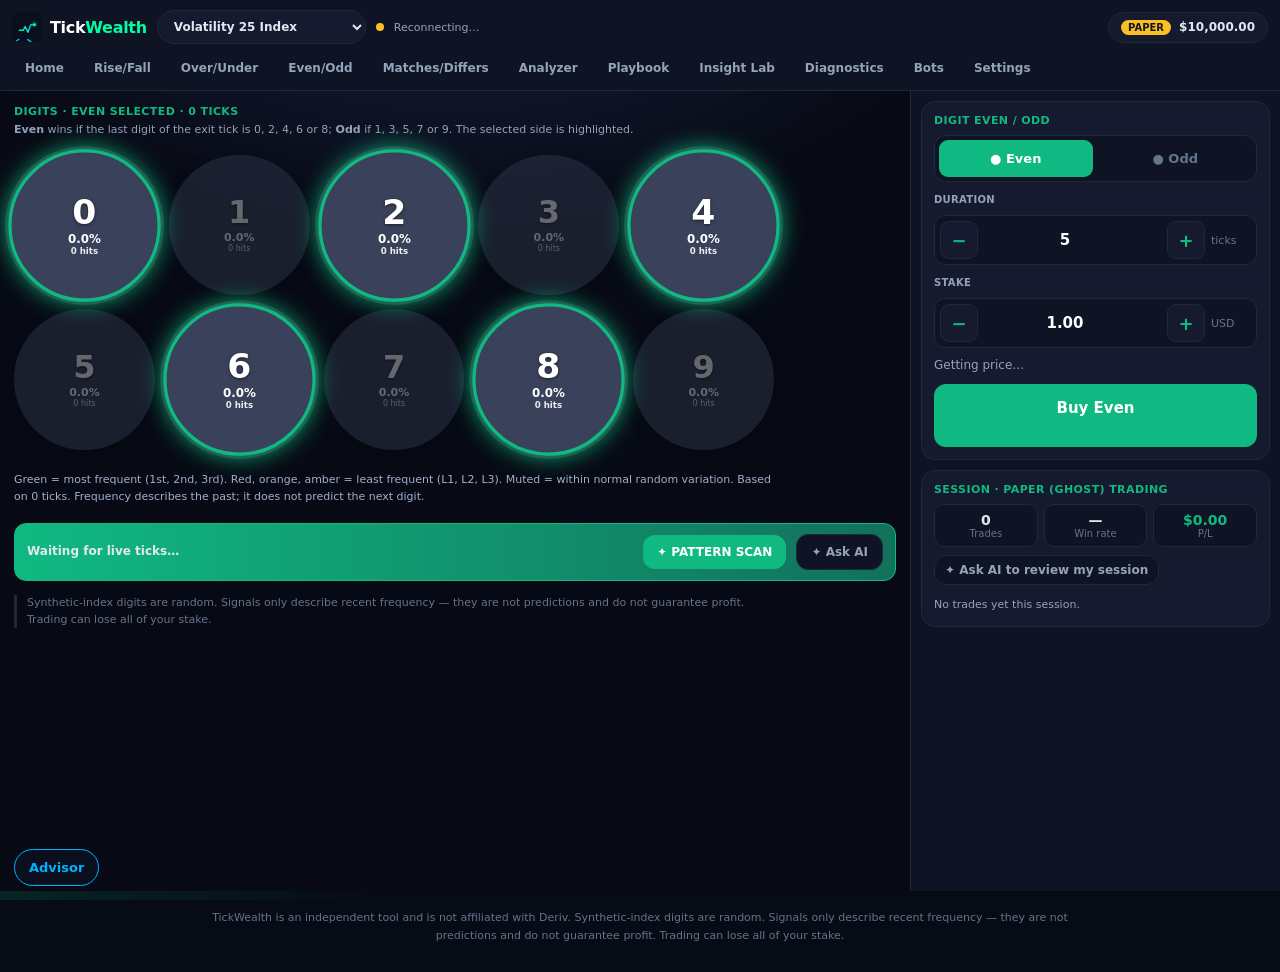
<file: even-odd.html>
<!DOCTYPE html>
<html lang="en">
<head>
<meta charset="UTF-8">
<link rel="icon" type="image/svg+xml" href="favicon.svg">
<meta name="viewport" content="width=device-width,initial-scale=1">
<title>TickWealth – Even / Odd</title>
<meta name="description" content="Digit Even/Odd with live Deriv ticks, digit frequency circles and paper or live trading.">
<link rel="stylesheet" href="core.css">
</head>
<body>
<div id="top"></div>
<div id="app"></div>
<script src="config.js"></script>
<script src="core.js"></script>
<script src="ai.js"></script>
<script src="digitpage.js"></script>
<script>
TW.digitPage({
  active:'even-odd', theme:'green', title:'DIGIT EVEN / ODD',
  hint:'<b>Even</b> wins if the last digit of the exit tick is 0, 2, 4, 6 or 8; <b>Odd</b> if 1, 3, 5, 7 or 9. The selected side is highlighted.',
  tabs:[{id:'EVEN',label:'● Even'},{id:'ODD',label:'● Odd',cls:'alt'}],
  picker:null,
  contract:t=>t==='EVEN'?'DIGITEVEN':'DIGITODD',
  label:t=>t==='EVEN'?'Even':'Odd',
  header:t=>'DIGITS · '+t+' SELECTED',
  state:(d,t)=>((t==='EVEN')===(d%2===0))?'sel':'dim',
  tag:()=> '',
  scan:(a)=>{
    const e=a.pEven-.5, best=e>=0?{tab:'EVEN',h:e}:{tab:'ODD',h:-e}, s=TW.strength(best.h);
    return {tab:best.tab,strength:s,text:`Even ${(a.pEven*100).toFixed(1)}% vs Odd ${((1-a.pEven)*100).toFixed(1)}% (recency-weighted). Leaning <b>${best.tab}</b>.`};
  }
});
</script>
<script src="advisor.js"></script>
</body>
</html>
</file>
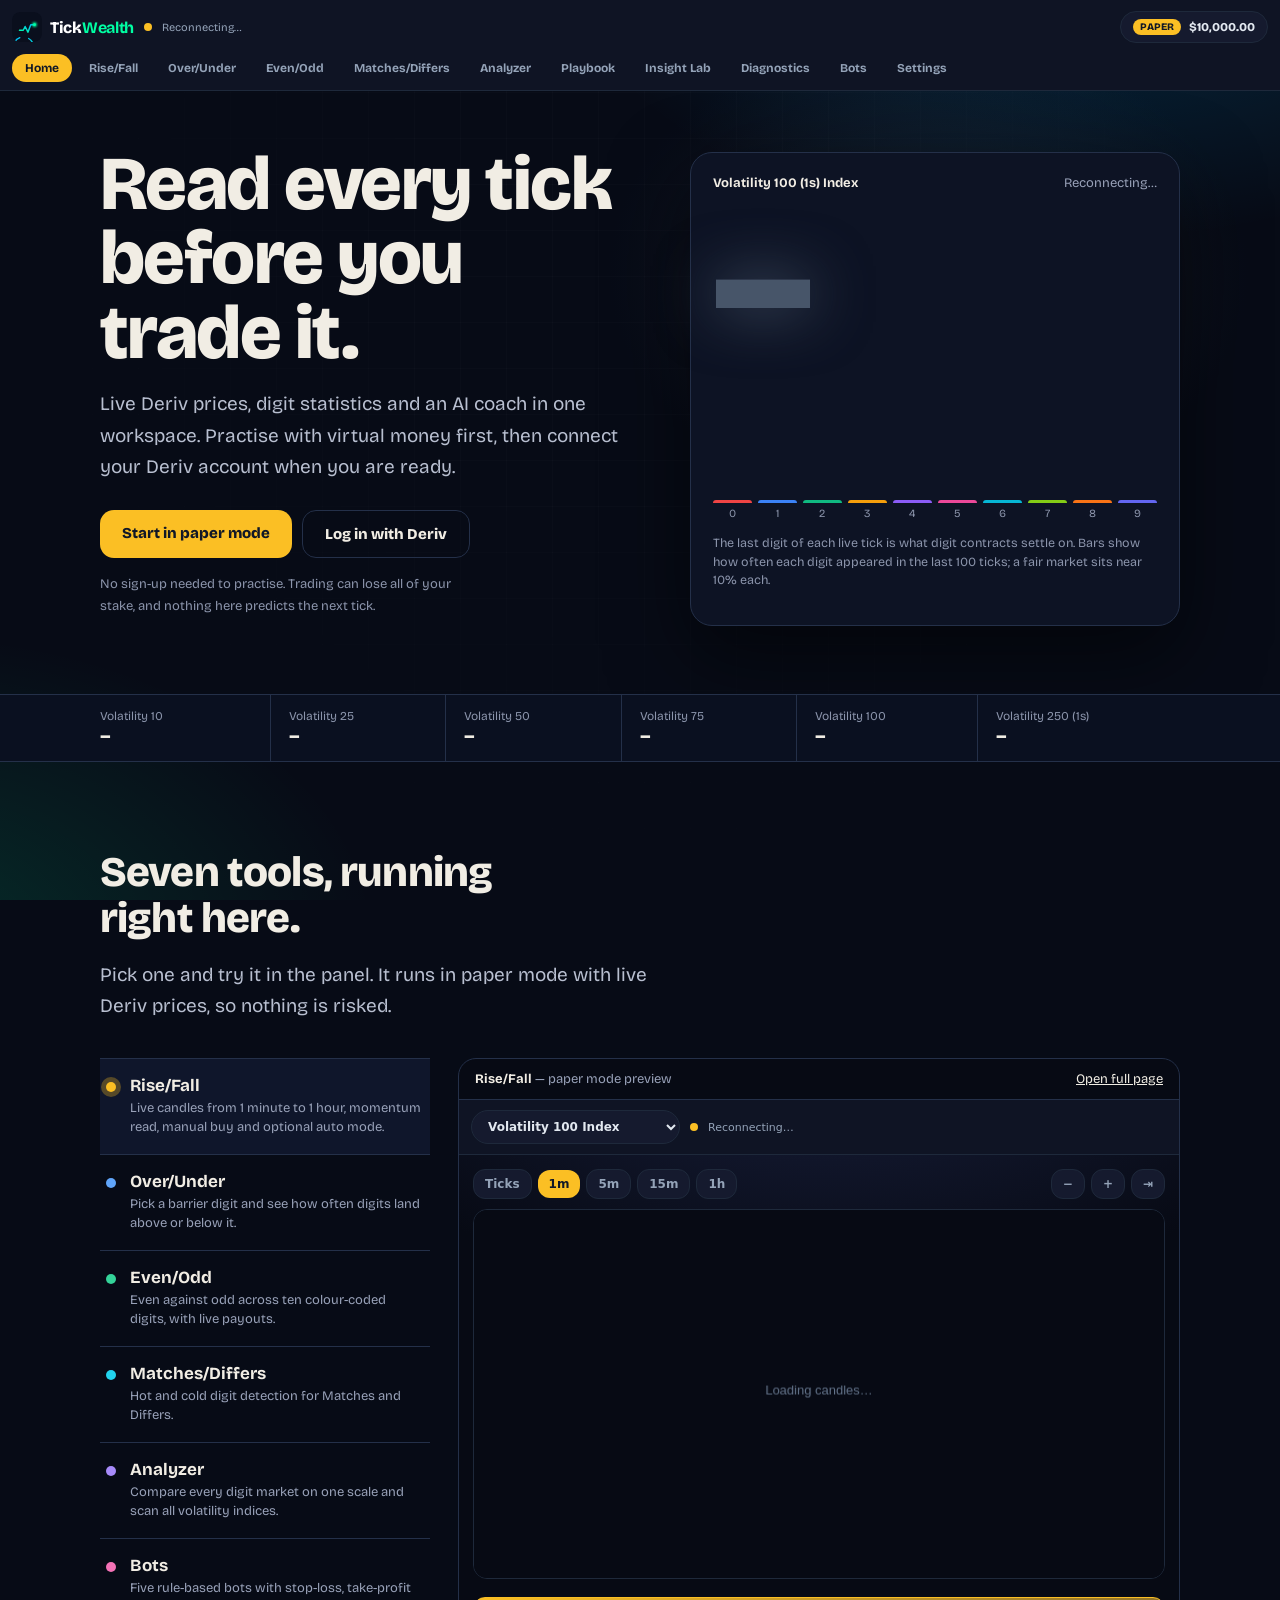
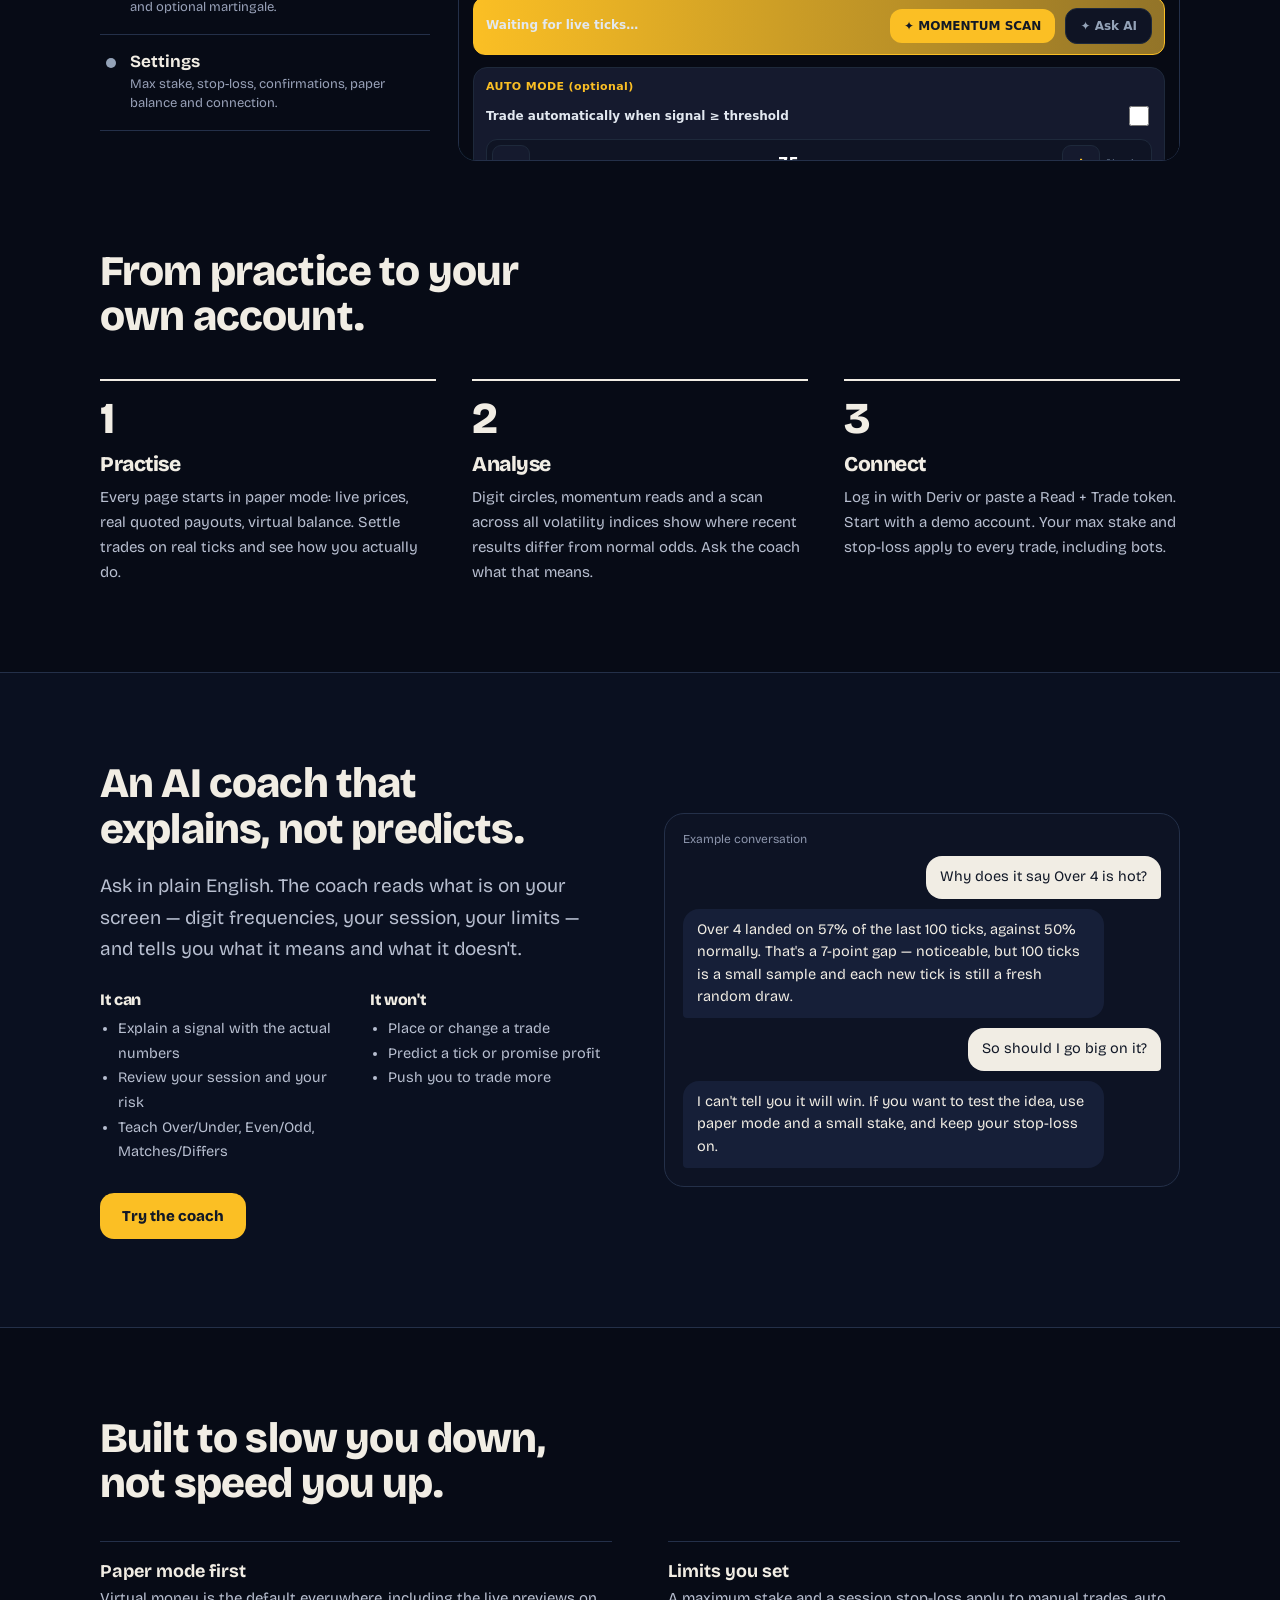
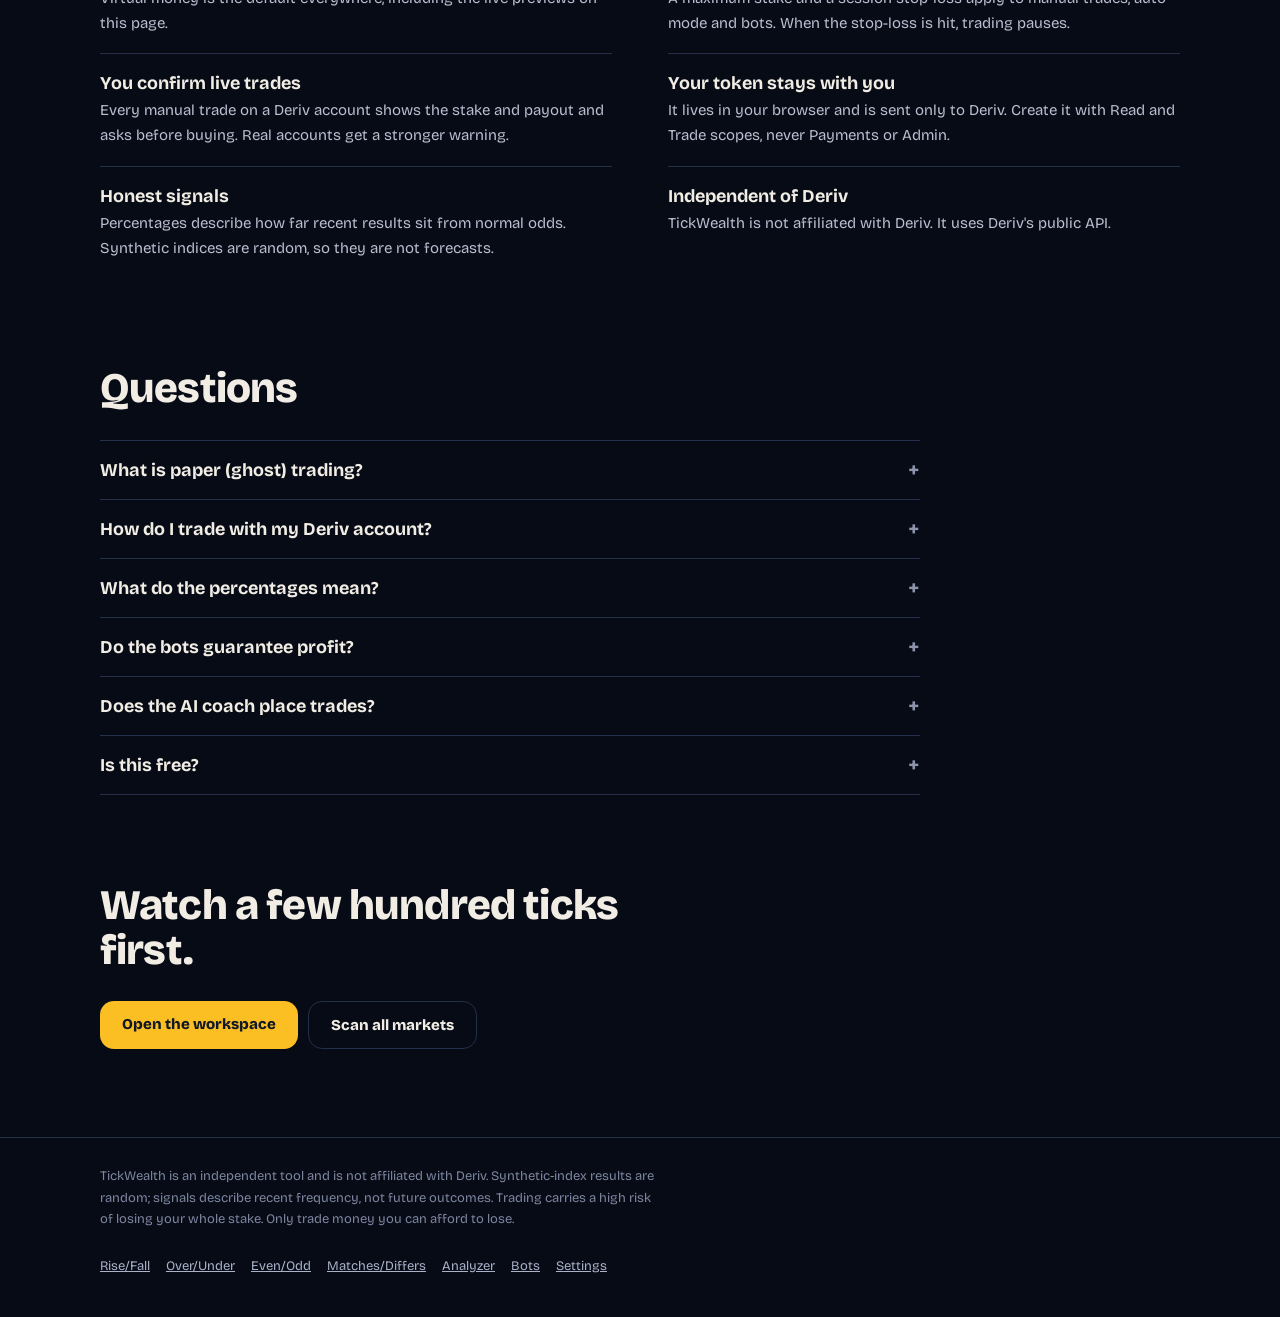
<file: index-old.html>
<!DOCTYPE html>
<html lang="en">
<head>
<meta name="deriv-site-verification" content="911892cd77903a3af819fa3b73bc343ab09f525e8ae5f3fc7dcf220bcf5735dc" />
<meta charset="UTF-8">
<link rel="icon" type="image/svg+xml" href="favicon.svg">
<meta name="viewport" content="width=device-width,initial-scale=1">
<title>TickWealth – Read every tick before you trade it</title>
<meta name="description" content="Live Deriv prices, digit statistics and an AI coach in one workspace. Practise with virtual money first, connect your Deriv account when you are ready.">
<link rel="preconnect" href="https://fonts.googleapis.com"><link rel="preconnect" href="https://fonts.gstatic.com" crossorigin>
<link href="https://fonts.googleapis.com/css2?family=Bricolage+Grotesque:opsz,wght@12..96,500;12..96,700;12..96,800&display=swap" rel="stylesheet">
<link rel="stylesheet" href="core.css">
<style>
/* One idea carries this page: the last digit of every real tick, in its own colour. */
*{font-family:"Bricolage Grotesque",system-ui,-apple-system,"Segoe UI",Roboto,sans-serif}
:root{--dc:#475569;--ivory:#f1ede4;--line2:#243049}
body{background:#080c18;color:var(--ivory)}
.num,.px,.t-px,.beads b{font-variant-numeric:tabular-nums}
.sec{padding:88px 0}
.in{max-width:1120px;margin:0 auto;padding:0 20px}
h1,h2,h3{margin:0;font-weight:800;letter-spacing:-.02em}
h2{font-size:clamp(28px,4vw,42px);line-height:1.08;max-width:18ch}
p{line-height:1.65}
.lead{font-size:clamp(16px,2vw,19px);color:#b8bfd0;max-width:46ch;margin:18px 0 0}
.btn{font-weight:800}
.btn.big{padding:14px 22px;font-size:15px;border-radius:14px;text-decoration:none;display:inline-block}
.btn.line{background:transparent;border:1.5px solid var(--line2);color:var(--ivory)}
.btn.line:hover{border-color:var(--ivory)}

/* hero */
.hero{position:relative;overflow:hidden;padding:56px 0 64px}
.hero:before{content:"";position:absolute;inset:-30% -10% auto 35%;height:120%;background:radial-gradient(closest-side,var(--dc),transparent 70%);opacity:.22;transition:background .6s,opacity .6s;pointer-events:none}
.hero .in{position:relative;display:grid;grid-template-columns:1.05fr .95fr;gap:48px;align-items:center}
@media(max-width:900px){.hero .in{grid-template-columns:1fr;gap:36px}}
.hero h1{font-size:clamp(40px,6.4vw,76px);line-height:.98}
.cta{display:flex;gap:10px;flex-wrap:wrap;margin-top:28px}
.fine{margin-top:16px;font-size:13px;color:#8b94ab;max-width:46ch}

/* the tape */
.hero .in>*{min-width:0}
.tape{min-width:0;background:#0d1324;border:1px solid var(--line2);border-radius:22px;padding:22px;box-shadow:0 30px 80px #0008}
.tape-h{display:flex;justify-content:space-between;gap:10px;font-size:13px;color:#98a1b8}
.tape-h b{color:var(--ivory)}
.bigd{font-size:clamp(120px,18vw,200px);line-height:.9;font-weight:800;color:var(--dc);text-shadow:0 0 60px var(--dc);margin:10px 0 0;transition:color .25s,text-shadow .25s}
.t-px{font-size:22px;font-weight:700;margin-top:4px}
.beads{display:flex;gap:5px;margin-top:18px;overflow:hidden}
.beads b{flex:0 0 auto;width:26px;height:26px;border-radius:50%;display:grid;place-items:center;font-size:12px;color:#fff;font-weight:800}
.beads b.new{animation:pop .35s ease-out}
@keyframes pop{from{transform:scale(.4)}to{transform:scale(1)}}
.hist{display:grid;grid-template-columns:repeat(10,1fr);gap:6px;align-items:end;height:64px;margin-top:20px}
.hist i{display:block;border-radius:4px 4px 0 0;min-height:3px;transition:height .3s}
.hist-l{display:grid;grid-template-columns:repeat(10,1fr);gap:6px;font-size:11px;color:#8b94ab;text-align:center;margin-top:4px}
.cap{font-size:12.5px;color:#8b94ab;margin-top:14px;line-height:1.5}

/* market strip */
.strip{border-block:1px solid var(--line2);background:#0a1020}
.strip .in{display:flex;gap:0;overflow-x:auto;scrollbar-width:none}
.strip .in::-webkit-scrollbar{display:none}
.tk{flex:1 0 auto;min-width:170px;padding:14px 18px;border-left:1px solid var(--line2)}
.tk:first-child{border-left:0;padding-left:0}
.tk small{display:block;color:#8b94ab;font-size:12px}
.tk b{font-size:20px}
.tk .up{color:#34d399}.tk .dn{color:#f87171}

/* pillars: list + live preview */
.pil{display:grid;grid-template-columns:330px 1fr;gap:28px;margin-top:36px;align-items:start}
@media(max-width:900px){.pil{grid-template-columns:1fr}}
.plist{display:flex;flex-direction:column;border-top:1px solid var(--line2)}
@media(max-width:900px){.plist{flex-direction:row;overflow-x:auto;border-top:0;gap:8px;padding-bottom:6px}}
.prow{display:grid;grid-template-columns:10px 1fr;gap:14px;text-align:left;background:transparent;border:0;border-bottom:1px solid var(--line2);padding:16px 6px;color:var(--ivory);align-items:start;cursor:pointer}
.prow i{width:10px;height:10px;border-radius:50%;background:var(--c);margin-top:7px;box-shadow:0 0 0 0 var(--c);transition:box-shadow .2s}
.prow b{font-size:17px;display:block}
.prow span{font-size:13px;color:#98a1b8;line-height:1.5;display:block;margin-top:3px}
.prow:hover,.prow.on{background:#0f162b}
.prow.on i{box-shadow:0 0 0 5px color-mix(in srgb,var(--c) 30%,transparent)}
@media(max-width:900px){.prow{flex:0 0 auto;border:1px solid var(--line2);border-radius:12px;padding:10px 14px;grid-template-columns:10px auto}.prow span{display:none}.prow b{font-size:14px;white-space:nowrap}.prow i{margin-top:5px}}
.pf{border:1px solid var(--line2);border-radius:18px;overflow:hidden;background:#070a14}
.pf-h{display:flex;justify-content:space-between;align-items:center;gap:10px;padding:12px 16px;border-bottom:1px solid var(--line2);font-size:13px;color:#98a1b8;flex-wrap:wrap}
.pf-h b{color:var(--ivory)}
.pf-h a{color:var(--ivory)}
.pf iframe{display:block;width:100%;height:660px;border:0;background:#070a14}
@media(max-width:900px){.pf iframe{height:780px}}

/* steps */
.steps{display:grid;grid-template-columns:repeat(3,1fr);gap:36px;margin-top:40px;counter-reset:s}
@media(max-width:800px){.steps{grid-template-columns:1fr;gap:26px}}
.steps div{counter-increment:s;border-top:2px solid var(--ivory);padding-top:16px}
.steps div:before{content:counter(s);display:block;font-size:44px;font-weight:800;line-height:1;margin-bottom:10px}
.steps h3{font-size:21px}
.steps p{color:#b8bfd0;font-size:15px;margin:8px 0 0}

/* coach */
.coach{display:grid;grid-template-columns:1fr 1fr;gap:48px;align-items:center}
@media(max-width:900px){.coach{grid-template-columns:1fr;gap:32px}}
.chat{background:#0d1324;border:1px solid var(--line2);border-radius:20px;padding:18px;display:flex;flex-direction:column;gap:10px;font-size:14.5px}
.chat .u,.chat .a{max-width:88%;padding:10px 14px;border-radius:16px;line-height:1.55}
.chat .u{align-self:flex-end;background:var(--ivory);color:#111827;border-bottom-right-radius:4px}
.chat .a{align-self:flex-start;background:#161f38;border-bottom-left-radius:4px}
.chat small{color:#8b94ab;font-size:12px}
.two{display:grid;grid-template-columns:1fr 1fr;gap:24px;margin-top:26px}
@media(max-width:560px){.two{grid-template-columns:1fr}}
.two h3{font-size:16px;margin-bottom:8px}
.two ul{margin:0;padding-left:18px;color:#b8bfd0;font-size:14.5px;line-height:1.7}

/* safety */
.safe{display:grid;grid-template-columns:1fr 1fr;gap:0 56px;margin-top:34px}
@media(max-width:800px){.safe{grid-template-columns:1fr}}
.safe div{padding:18px 0;border-top:1px solid var(--line2)}
.safe b{font-size:18px;display:block;margin-bottom:4px}
.safe p{margin:0;color:#b8bfd0;font-size:15px}

/* faq */
details{border-top:1px solid var(--line2);padding:18px 0}
details:last-of-type{border-bottom:1px solid var(--line2)}
summary{cursor:pointer;font-size:18px;font-weight:700;list-style:none;display:flex;justify-content:space-between;gap:16px}
summary::-webkit-details-marker{display:none}
summary:after{content:"+";font-size:22px;line-height:1;color:#8b94ab}
details[open] summary:after{content:"–"}
details p{margin:10px 0 0;color:#b8bfd0;max-width:62ch;font-size:15px}

.end{text-align:left}
.end h2{max-width:20ch}
.foot2{border-top:1px solid var(--line2);padding:28px 0 40px;color:#7d86a0;font-size:13px;line-height:1.7}
.foot2 .in{display:flex;gap:24px;justify-content:space-between;flex-wrap:wrap}
.foot2 p{margin:0;max-width:70ch}
.foot2 nav{display:flex;gap:16px;flex-wrap:wrap}.foot2 a{color:#aab2c8}
</style>
</head>
<body>
<div id="top"></div>

<header class="hero">
  <div class="in">
    <div>
      <h1>Read every tick before you trade it.</h1>
      <p class="lead">Live Deriv prices, digit statistics and an AI coach in one workspace. Practise with virtual money first, then connect your Deriv account when you are ready.</p>
      <div class="cta">
        <a class="btn big" href="rise-fall.html">Start in paper mode</a>
        <button class="btn big line" id="loginBtn">Log in with Deriv</button>
      </div>
      <p class="fine">No sign-up needed to practise. Trading can lose all of your stake, and nothing here predicts the next tick.</p>
    </div>

    <div class="tape" aria-live="off">
      <div class="tape-h"><span><b id="tName">Volatility 100 (1s) Index</b></span><span id="tState">Connecting to Deriv…</span></div>
      <span class="bigd num" id="bigD">–</span>
      <div class="t-px" id="tPx">&nbsp;</div>
      <div class="beads" id="beads" aria-label="Last digits of the most recent ticks"></div>
      <div class="hist" id="hist"></div>
      <div class="hist-l"><span>0</span><span>1</span><span>2</span><span>3</span><span>4</span><span>5</span><span>6</span><span>7</span><span>8</span><span>9</span></div>
      <p class="cap">The last digit of each live tick is what digit contracts settle on. Bars show how often each digit appeared in the last 100 ticks; a fair market sits near 10% each.</p>
    </div>
  </div>
</header>

<div class="strip"><div class="in" id="strip"></div></div>

<section class="sec" id="tools">
  <div class="in">
    <h2>Seven tools, running right here.</h2>
    <p class="lead">Pick one and try it in the panel. It runs in paper mode with live Deriv prices, so nothing is risked.</p>
    <div class="pil">
      <div class="plist" id="plist"></div>
      <div class="pf">
        <div class="pf-h"><span><b id="pfName"></b> — <span id="pfDesc"></span></span><a id="pfOpen" href="#">Open full page</a></div>
        <iframe id="pfFrame" title="Live tool preview" loading="lazy"></iframe>
      </div>
    </div>
  </div>
</section>

<section class="sec" style="padding-top:0">
  <div class="in">
    <h2>From practice to your own account.</h2>
    <div class="steps">
      <div><h3>Practise</h3><p>Every page starts in paper mode: live prices, real quoted payouts, virtual balance. Settle trades on real ticks and see how you actually do.</p></div>
      <div><h3>Analyse</h3><p>Digit circles, momentum reads and a scan across all volatility indices show where recent results differ from normal odds. Ask the coach what that means.</p></div>
      <div><h3>Connect</h3><p>Log in with Deriv or paste a Read + Trade token. Start with a demo account. Your max stake and stop-loss apply to every trade, including bots.</p></div>
    </div>
  </div>
</section>

<section class="sec" id="coach" style="background:#0a1020;border-block:1px solid var(--line2)">
  <div class="in coach">
    <div>
      <h2>An AI coach that explains, not predicts.</h2>
      <p class="lead">Ask in plain English. The coach reads what is on your screen — digit frequencies, your session, your limits — and tells you what it means and what it doesn't.</p>
      <div class="two">
        <div><h3>It can</h3><ul><li>Explain a signal with the actual numbers</li><li>Review your session and your risk</li><li>Teach Over/Under, Even/Odd, Matches/Differs</li></ul></div>
        <div><h3>It won't</h3><ul><li>Place or change a trade</li><li>Predict a tick or promise profit</li><li>Push you to trade more</li></ul></div>
      </div>
      <div class="cta"><button class="btn big" id="coachBtn">Try the coach</button></div>
    </div>
    <div class="chat" aria-label="Example conversation">
      <small>Example conversation</small>
      <div class="u">Why does it say Over 4 is hot?</div>
      <div class="a">Over 4 landed on 57% of the last 100 ticks, against 50% normally. That's a 7-point gap — noticeable, but 100 ticks is a small sample and each new tick is still a fresh random draw.</div>
      <div class="u">So should I go big on it?</div>
      <div class="a">I can't tell you it will win. If you want to test the idea, use paper mode and a small stake, and keep your stop-loss on.</div>
    </div>
  </div>
</section>

<section class="sec" id="safety">
  <div class="in">
    <h2>Built to slow you down, not speed you up.</h2>
    <div class="safe">
      <div><b>Paper mode first</b><p>Virtual money is the default everywhere, including the live previews on this page.</p></div>
      <div><b>Limits you set</b><p>A maximum stake and a session stop-loss apply to manual trades, auto mode and bots. When the stop-loss is hit, trading pauses.</p></div>
      <div><b>You confirm live trades</b><p>Every manual trade on a Deriv account shows the stake and payout and asks before buying. Real accounts get a stronger warning.</p></div>
      <div><b>Your token stays with you</b><p>It lives in your browser and is sent only to Deriv. Create it with Read and Trade scopes, never Payments or Admin.</p></div>
      <div><b>Honest signals</b><p>Percentages describe how far recent results sit from normal odds. Synthetic indices are random, so they are not forecasts.</p></div>
      <div><b>Independent of Deriv</b><p>TickWealth is not affiliated with Deriv. It uses Deriv's public API.</p></div>
    </div>
  </div>
</section>

<section class="sec" style="padding-top:0">
  <div class="in">
    <h2>Questions</h2>
    <div style="margin-top:28px;max-width:820px">
      <details><summary>What is paper (ghost) trading?</summary><p>Trades use live Deriv prices and the payout Deriv quotes, but with virtual money. They settle on real ticks, so you see realistic wins and losses without risking anything.</p></details>
      <details><summary>How do I trade with my Deriv account?</summary><p>Tap the account button, then Log in with Deriv, or paste an API token with Read and Trade scopes. Use a demo account first. Real-money trades always ask you to confirm.</p></details>
      <details><summary>What do the percentages mean?</summary><p>They show how far an outcome's recent frequency is above its normal probability. Green is 70% and up, yellow 55–69%, red below that. They describe the past only.</p></details>
      <details><summary>Do the bots guarantee profit?</summary><p>No. Bots follow fixed rules on live ticks and can lose. They start in paper mode, stop at your stop-loss, and martingale is off unless you switch it on.</p></details>
      <details><summary>Does the AI coach place trades?</summary><p>Never. It explains numbers, reviews your session and talks through risk. Every trade is your decision.</p></details>
      <details><summary>Is this free?</summary><p>Practising in paper mode needs no account and no payment.</p></details>
    </div>
  </div>
</section>

<section class="sec end" style="padding-top:0">
  <div class="in">
    <h2>Watch a few hundred ticks first.</h2>
    <div class="cta"><a class="btn big" href="rise-fall.html">Open the workspace</a><a class="btn big line" href="analyzer.html">Scan all markets</a></div>
  </div>
</section>

<footer class="foot2"><div class="in">
  <p>TickWealth is an independent tool and is not affiliated with Deriv. Synthetic-index results are random; signals describe recent frequency, not future outcomes. Trading carries a high risk of losing your whole stake. Only trade money you can afford to lose.</p>
  <nav><a href="rise-fall.html">Rise/Fall</a><a href="over-under.html">Over/Under</a><a href="even-odd.html">Even/Odd</a><a href="matches-differs.html">Matches/Differs</a><a href="analyzer.html">Analyzer</a><a href="bots-library.html">Bots</a><a href="settings.html">Settings</a></nav>
</div></footer>

<script src="config.js"></script>
<script src="core.js"></script>
<script src="ai.js"></script>
<script>
TW.ready(function(){
  const $=TW.$;
  TW.mountTop({active:'index.html'});
  $('#loginBtn').onclick=TW.openAccount;
  $('#coachBtn').onclick=()=>TW.ai.ask('What can you help me with?');

  /* hero tape: real ticks only */
  const SYM='1HZ100V', beads=$('#beads'), hist=$('#hist'), root=document.documentElement;
  $('#tName').textContent=TW.volName(SYM);
  hist.innerHTML=TW.DIGIT_COLORS.map(c=>`<i style="background:${c.c};height:3px"></i>`).join('');
  const bars=hist.querySelectorAll('i');
  function paintHist(d){ const last=d.slice(-100), cnt=Array(10).fill(0); last.forEach(x=>cnt[x]++); const mx=Math.max(1,...cnt);
    bars.forEach((b,i)=>{b.style.height=Math.max(3,Math.round(cnt[i]/mx*64))+'px';b.title=i+': '+(last.length?(cnt[i]/last.length*100).toFixed(0):0)+'%';}); }
  function paintBeads(d,fresh){ const L=d.slice(-28);
    beads.innerHTML=L.map((x,i)=>`<b class="${fresh&&i===L.length-1?'new':''}" style="background:${TW.DIGIT_COLORS[x].c}">${x}</b>`).join(''); }
  function show(st,digit,price){ $('#bigD').textContent=digit; $('#tPx').textContent=price.toFixed(st.pip);
    const c=TW.DIGIT_COLORS[digit].c; $('#bigD').style.color=c; $('#bigD').style.textShadow='0 0 60px '+c; root.style.setProperty('--dc',c); }
  TW.tickFeed(SYM,{count:100,
    onStatus:s=>{ $('#tState').textContent=({live:'Live from Deriv',connecting:'Connecting to Deriv…',reconnecting:'Reconnecting…',offline:'Offline — retrying'})[s]||s; TW.setStatus(s); },
    onError:m=>{ $('#tState').textContent='Feed error: '+m; },
    onHistory:st=>{ const n=st.digits.length-1; if(n>=0){ show(st,st.digits[n],st.prices[n]); paintBeads(st.digits); paintHist(st.digits); } },
    onTick:(st,t)=>{ show(st,t.digit,t.price); paintBeads(st.digits,true); paintHist(st.digits); }});

  /* multi-market strip: one socket, six live subscriptions; last digit of each price carries its colour */
  const SY=['R_10','R_25','R_50','R_75','R_100','1HZ250V'], strip=$('#strip'), prev={};
  strip.innerHTML=SY.map(s=>`<div class="tk" id="tk-${s}"><small>${TW.esc(TW.volName(s).replace(' Index',''))}</small><b class="px">–</b></div>`).join('');
  new TW.Socket({ onOpen:s=>SY.forEach(x=>s.send({ticks:x,subscribe:1})),
    onMessage:d=>{ if(d.msg_type!=='tick'||!d.tick) return; const t=d.tick, el=document.querySelector('#tk-'+t.symbol+' b'); if(!el) return;
      const pip=t.pip_size==null?2:t.pip_size, txt=Number(t.quote).toFixed(pip), dg=+txt.slice(-1), p=prev[t.symbol];
      el.innerHTML=txt.slice(0,-1)+`<span style="color:${TW.DIGIT_COLORS[dg].c}">${dg}</span>`+(p==null?'':` <span class="${t.quote>=p?'up':'dn'}" style="font-size:13px">${t.quote>=p?'▲':'▼'}</span>`); prev[t.symbol]=t.quote; }});

  /* tools: list + live preview (paper mode, lazy-loaded) */
  const P=[
   ['rise-fall.html','Rise/Fall','#fbbf24','Live candles from 1 minute to 1 hour, momentum read, manual buy and optional auto mode.'],
   ['over-under.html','Over/Under','#60a5fa','Pick a barrier digit and see how often digits land above or below it.'],
   ['even-odd.html','Even/Odd','#34d399','Even against odd across ten colour-coded digits, with live payouts.'],
   ['matches-differs.html','Matches/Differs','#22d3ee','Hot and cold digit detection for Matches and Differs.'],
   ['analyzer.html','Analyzer','#a78bfa','Compare every digit market on one scale and scan all volatility indices.'],
   ['bots-library.html','Bots','#f472b6','Five rule-based bots with stop-loss, take-profit and optional martingale.'],
   ['settings.html','Settings','#94a3b8','Max stake, stop-loss, confirmations, paper balance and connection.']];
  const list=$('#plist'), fr=$('#pfFrame'); let loaded=false, cur=-1;
  list.innerHTML=P.map((p,i)=>`<button class="prow" style="--c:${p[2]}" data-i="${i}"><i></i><div><b>${p[1]}</b><span>${p[3]}</span></div></button>`).join('');
  function pick(i){ cur=i; const p=P[i]; list.querySelectorAll('.prow').forEach((b,j)=>b.classList.toggle('on',j===i));
    $('#pfName').textContent=p[1]; $('#pfDesc').textContent='paper mode preview'; $('#pfOpen').href=p[0]; fr.src=p[0]+'?embed=1'; }
  list.onclick=e=>{ const b=e.target.closest('.prow'); if(b){ loaded=true; pick(+b.dataset.i); } };
  const io=new IntersectionObserver(es=>{ if(es[0].isIntersecting&&!loaded){ loaded=true; pick(0); io.disconnect(); } },{rootMargin:'200px'}); io.observe($('.pf'));
});
</script>
</body>
</html>
</file>
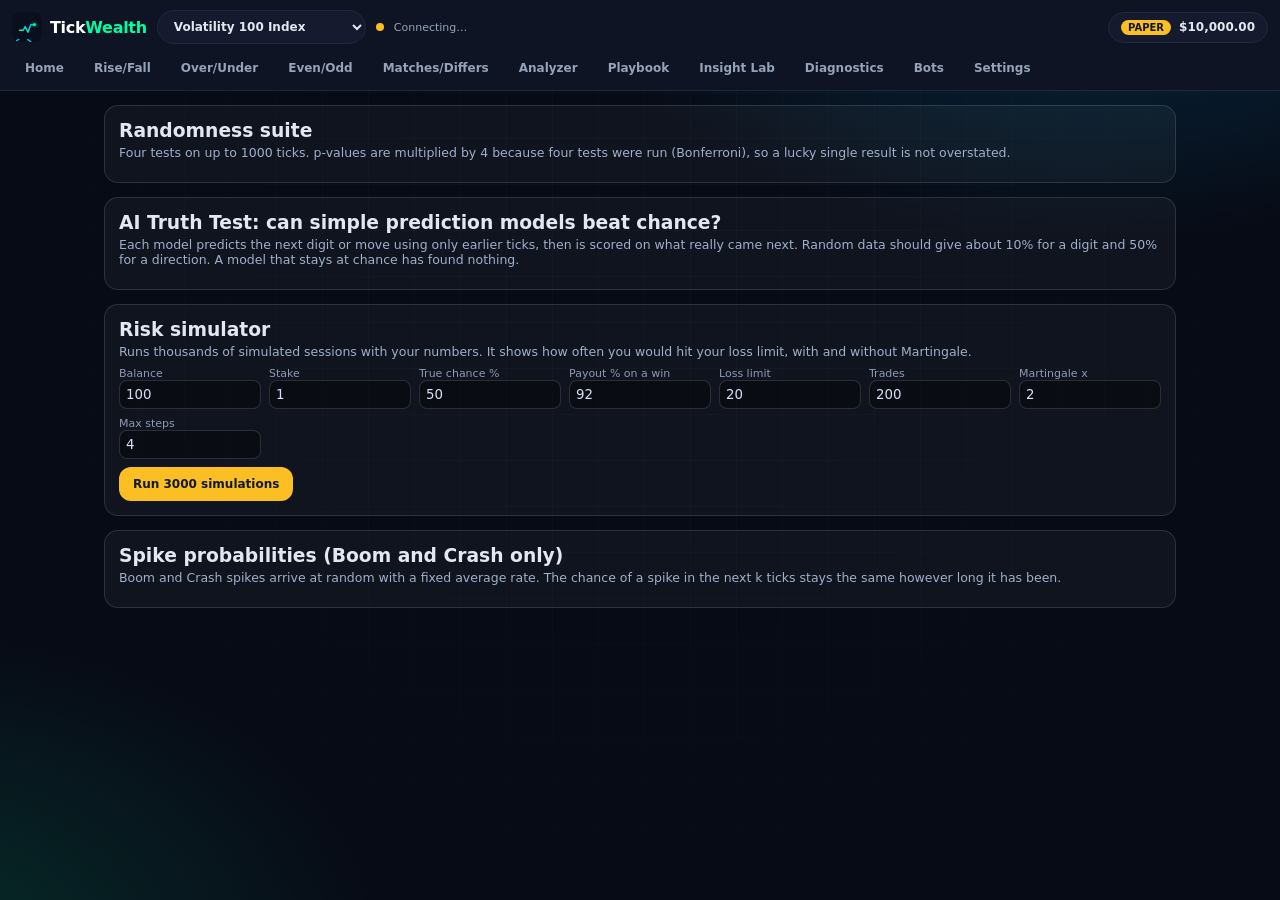
<file: insight.html>
<!DOCTYPE html>
<html lang="en">
<head>
<meta charset="UTF-8">
<link rel="icon" type="image/svg+xml" href="favicon.svg">
<meta name="viewport" content="width=device-width,initial-scale=1">
<title>TickWealth – Insight Lab</title>
<meta name="description" content="Randomness tests, an AI Truth Test for prediction models, a risk simulator and spike probabilities.">
<link rel="stylesheet" href="core.css">
<style>
.pb{max-width:1100px;margin:0 auto;padding:14px;display:grid;gap:14px}.pc{border:1px solid rgba(255,255,255,.12);border-radius:14px;padding:14px;background:rgba(255,255,255,.04);overflow-x:auto}
.pc h3{margin:0 0 4px}.pn{font-size:12.5px;color:#9fb0cc;margin:4px 0 8px}table{width:100%;border-collapse:collapse;font-size:13px}th,td{text-align:left;padding:6px 8px;border-bottom:1px solid rgba(255,255,255,.1)}th{color:#8e9ab3}
.g{color:#00ffa3}.r{color:#ff3b69}.fm{display:grid;grid-template-columns:repeat(auto-fill,minmax(130px,1fr));gap:8px;margin:8px 0}.fm label{font-size:11px;color:#8e9ab3;display:block}
.fm input{width:100%;padding:6px;border-radius:8px;border:1px solid rgba(255,255,255,.14);background:rgba(0,0,0,.35);color:#d7e0f2}
</style>
</head>
<body>
<div id="top"></div>
<div id="app"><div class="pb" id="pb"></div></div>
<script src="config.js"></script><script src="core.js"></script><script src="stats.js"></script><script src="pillars.js"></script><script src="ai.js"></script>
<script>
TW.guard('Insight Lab', () => {
  const el = (t, c, x) => { const e = document.createElement(t); if (c) e.className = c; if (x != null) e.textContent = x; return e; };
  const pb = document.getElementById('pb'); let F = null, SYM = 'R_100', n = 0;
  const card = (t, note) => { const c = el('div', 'pc'); c.appendChild(el('h3', 0, t)); if (note) c.appendChild(el('div', 'pn', note)); pb.appendChild(c); return c; };
  const table = (c, head, rows) => { const t = el('table'), h = el('tr'); head.forEach(x => h.appendChild(el('th', 0, x))); t.appendChild(h);
    rows.forEach(r => { const tr = el('tr'); r.forEach((x, i) => { const td = el('td', i === r.length - 1 && x.cls ? x.cls : 0, x.t != null ? x.t : x); tr.appendChild(td); }); t.appendChild(tr); }); c.querySelectorAll('table').forEach(x => x.remove()); c.appendChild(t); };
  const top = TW.mountTop({ active: 'insight', symbols: 'all', defaultSymbol: 'R_100', onSymbol: s => load(s) });
  const c1 = card('Randomness suite', 'Four tests on up to 1000 ticks. p-values are multiplied by 4 because four tests were run (Bonferroni), so a lucky single result is not overstated.');
  const c2 = card('AI Truth Test: can simple prediction models beat chance?', 'Each model predicts the next digit or move using only earlier ticks, then is scored on what really came next. Random data should give about 10% for a digit and 50% for a direction. A model that stays at chance has found nothing.');
  const c3 = card('Risk simulator', 'Runs thousands of simulated sessions with your numbers. It shows how often you would hit your loss limit, with and without Martingale.');
  const f = el('div', 'fm'); [['Balance', 'bal', 100], ['Stake', 'stake', 1], ['True chance %', 'ch', 50], ['Payout % on a win', 'po', 92], ['Loss limit', 'lim', 20], ['Trades', 'tr', 200], ['Martingale x', 'mu', 2], ['Max steps', 'st', 4]].forEach(([l, k, v]) => { const d = el('div'); const lb = el('label', 0, l); lb.htmlFor = 'r-' + k; const i = el('input'); i.type = 'number'; i.id = 'r-' + k; i.value = v; d.append(lb, i); f.appendChild(d); }); c3.appendChild(f);
  const go = el('button', 'btn', 'Run 3000 simulations'); c3.appendChild(go); const rsOut = el('div'); c3.appendChild(rsOut);
  const c4 = card('Spike probabilities (Boom and Crash only)', 'Boom and Crash spikes arrive at random with a fixed average rate. The chance of a spike in the next k ticks stays the same however long it has been.');
  const v = id => +document.getElementById(id).value;
  go.onclick = () => { const base = { bal: v('r-bal'), stake: v('r-stake'), pWin: v('r-ch') / 100, payout: v('r-po') / 100, limit: v('r-lim'), trades: v('r-tr'), runs: 3000 };
    const a = TWS.riskSim(Object.assign({ mart: { on: false, mult: 2, steps: 4 } }, base)), b = TWS.riskSim(Object.assign({ mart: { on: true, mult: v('r-mu'), steps: v('r-st') } }, base)), pc = x => (x * 100).toFixed(1) + '%';
    table(rsOut, ['Plan', 'Chance of hitting the loss limit', 'Median end balance', '5th to 95th percentile', 'Avg trades made'], [['Flat stake', pc(a.pHit), a.median.toFixed(2), a.p5.toFixed(2) + ' to ' + a.p95.toFixed(2), a.avgTrades.toFixed(0)], ['Martingale', pc(b.pHit), b.median.toFixed(2), b.p5.toFixed(2) + ' to ' + b.p95.toFixed(2), b.avgTrades.toFixed(0)]]);
    const ev = base.pWin * base.payout - (1 - base.pWin); rsOut.appendChild(el('div', 'pn', 'Expected result per 1 staked: ' + ev.toFixed(3) + (ev < 0 ? ' (a loss on average, so more trades means a larger expected loss).' : '.')));
  };
  function render() {
    const D = F.digits, P = F.prices; if (D.length < 200) { c1.querySelectorAll('table').forEach(x => x.remove()); c1.appendChild(el('div', 'pn', 'Loading ticks... ' + D.length + ' of 1000.')); return; }
    const ds = TWS.digitStats(D), ups = P.slice(1).map((x, i) => x > P[i] ? true : x < P[i] ? false : null), rt = TWS.runsTest(ups), ch = P.slice(1).map((x, i) => x - P[i]), ac = TWS.autocorr(ch, 1);
    const verdict = p => ({ t: p < 0.01 ? 'Deviation: recheck with more data' : 'Consistent with random', cls: p < 0.01 ? 'r' : 'g' });
    const rows = [['Digit uniformity (chi-square, 9 df)', 'chi = ' + ds.chi.toFixed(1), Math.min(1, ds.p * 4).toFixed(3), verdict(Math.min(1, ds.p * 4))]];
    if (rt) rows.push(['Up/down runs test', 'z = ' + rt.z.toFixed(2), Math.min(1, rt.p * 4).toFixed(3), verdict(Math.min(1, rt.p * 4))]);
    rows.push(['Serial correlation of moves (lag 1)', 'r = ' + ac.r.toFixed(3), Math.min(1, ac.p * 4).toFixed(3), verdict(Math.min(1, ac.p * 4))]);
    rows.push(['Entropy of digits', ds.entropy.toFixed(3) + ' of ' + ds.maxEntropy.toFixed(3) + ' bits', '-', { t: ds.entropy / ds.maxEntropy > 0.99 ? 'Near the random maximum' : 'Slightly below maximum (normal for 1000 ticks)', cls: 'g' }]);
    table(c1, ['Test', 'Statistic (' + D.length + ' ticks)', 'Adjusted p', 'Verdict'], rows);
    const tt = TWS.truthTest(D, P); table(c2, ['Model', 'Hits / tries', 'Hit rate', 'Chance', 'Adjusted p', 'Verdict'], tt.map(r => [r.name, r.hits + ' / ' + r.n, (r.rate * 100).toFixed(1) + '%', (r.p0 * 100).toFixed(0) + '%', r.padj.toFixed(3), { t: r.padj < 0.01 && r.rate > r.p0 ? 'Above chance: verify on new ticks' : 'No better than chance', cls: r.padj < 0.01 && r.rate > r.p0 ? 'r' : 'g' }]));
    const m = SYM.match(/^(BOOM|CRASH)(\d+)$/); c4.style.display = m ? '' : 'none';
    if (m) { const N = +m[2], mean = ch.reduce((a, b) => a + Math.abs(b), 0) / ch.length, sp = ch.filter(x => Math.abs(x) > 4 * mean).length;
      table(c4, ['Within the next', 'Chance of at least one spike'], [10, 50, 100, 500].map(k => [k + ' ticks', (TWS.spikeProb(N, k) * 100).toFixed(1) + '%']));
      c4.appendChild(el('div', 'pn', 'Designed average: 1 spike per ' + N + ' ticks. In the loaded ' + ch.length + ' ticks, ' + sp + ' moves were over 4 times the average (about 1 per ' + (sp ? Math.round(ch.length / sp) : '-') + ').')); }
  }
  function load(s) { SYM = s; n = 0; if (F) F.close(); F = TW.tickFeed(s, { primary: false, count: 1000, onHistory: render, onTick: () => { if (++n % 25 === 0) render(); } }); }
  load(top.symbol || 'R_100');
});
</script>
</body>
</html>
</file>
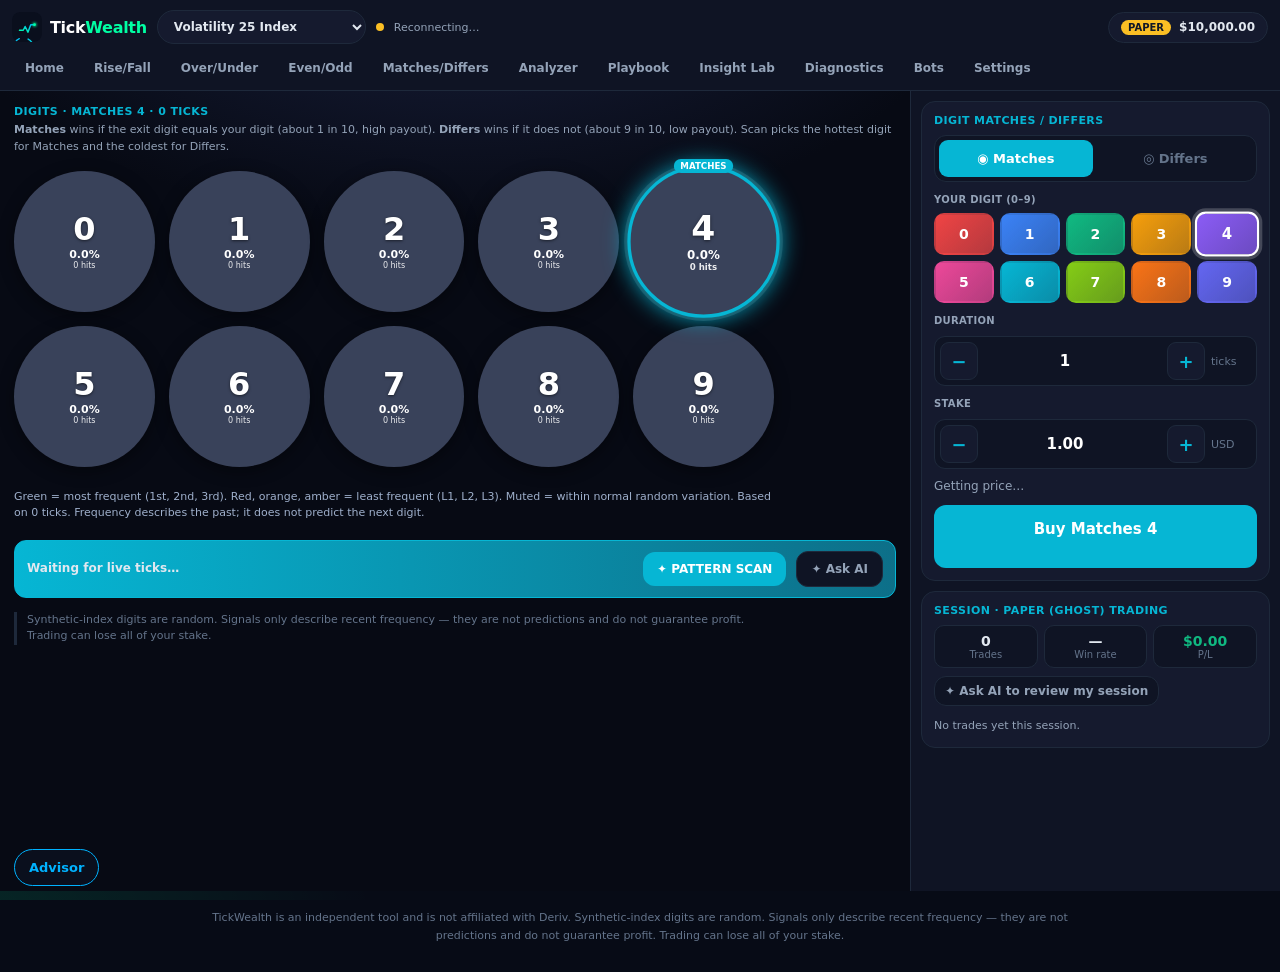
<file: matches-differs.html>
<!DOCTYPE html>
<html lang="en">
<head>
<meta charset="UTF-8">
<link rel="icon" type="image/svg+xml" href="favicon.svg">
<meta name="viewport" content="width=device-width,initial-scale=1">
<title>TickWealth – Matches / Differs</title>
<meta name="description" content="Digit Matches/Differs with live Deriv ticks, hot and cold digit detection and paper or live trading.">
<link rel="stylesheet" href="core.css">
</head>
<body>
<div id="top"></div>
<div id="app"></div>
<script src="config.js"></script>
<script src="core.js"></script>
<script src="ai.js"></script>
<script src="digitpage.js"></script>
<script>
TW.digitPage({
  active:'matches-differs', theme:'cyan', title:'DIGIT MATCHES / DIFFERS', dur:1,
  hint:'<b>Matches</b> wins if the exit digit equals your digit (about 1 in 10, high payout). <b>Differs</b> wins if it does not (about 9 in 10, low payout). Scan picks the hottest digit for Matches and the coldest for Differs.',
  tabs:[{id:'MATCHES',label:'◉ Matches'},{id:'DIFFERS',label:'◎ Differs',cls:'alt'}],
  picker:{label:'YOUR DIGIT (0–9)',def:4},
  contract:t=>t==='MATCHES'?'DIGITMATCH':'DIGITDIFF',
  label:(t,d)=>(t==='MATCHES'?'Matches ':'Differs ')+d,
  header:(t,d)=>'DIGITS · '+t+' '+d,
  state:(d,t,p)=>d===p?'sel':'',
  tag:(d,t,p)=>d===p?(t==='MATCHES'?'MATCHES':'DIFFERS'):'',
  scan:(a,t)=>{
    if(t==='MATCHES'){ const h=a.f[a.hot]-.1; return {tab:t,pick:a.hot,strength:TW.strength(h),text:`Hottest digit <b>${a.hot}</b> — ${(a.f[a.hot]*100).toFixed(1)}% of recent ticks (normal 10%).`}; }
    const h=.1-a.f[a.cold]; return {tab:t,pick:a.cold,strength:TW.strength(h),text:`Coldest digit <b>${a.cold}</b> — ${(a.f[a.cold]*100).toFixed(1)}% of recent ticks (normal 10%). Differs already wins ~90% of the time; the payout is small.`};
  }
});
</script>
<script src="advisor.js"></script>
</body>
</html>
</file>
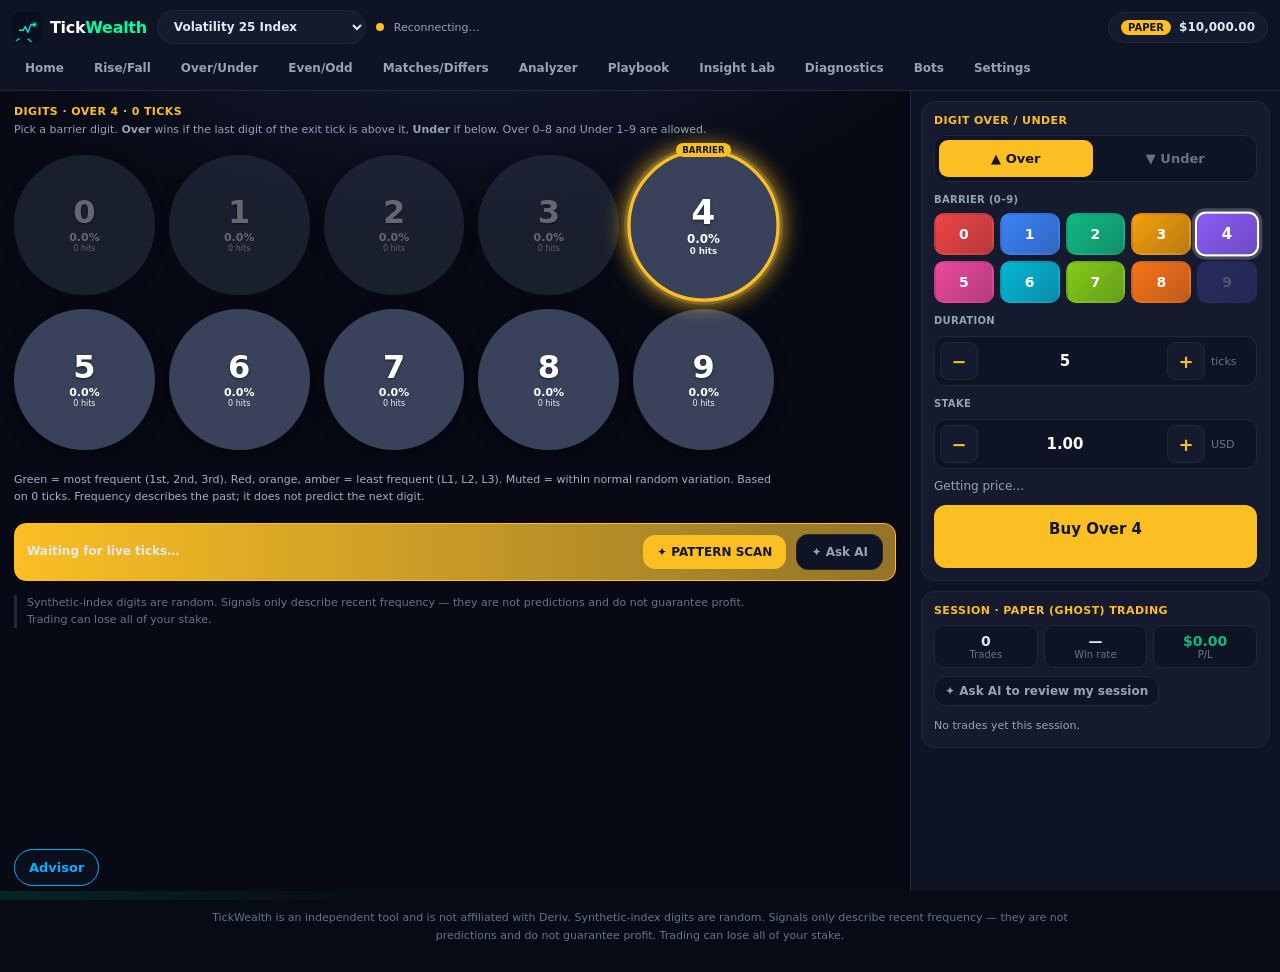
<file: over-under.html>
<!DOCTYPE html>
<html lang="en">
<head>
<meta charset="UTF-8">
<link rel="icon" type="image/svg+xml" href="favicon.svg">
<meta name="viewport" content="width=device-width,initial-scale=1">
<title>TickWealth – Over / Under</title>
<meta name="description" content="Digit Over/Under with live Deriv ticks, digit frequency circles and paper or live trading.">
<link rel="stylesheet" href="core.css">
</head>
<body>
<div id="top"></div>
<div id="app"></div>
<script src="config.js"></script>
<script src="core.js"></script>
<script src="ai.js"></script>
<script src="digitpage.js"></script>
<script>
TW.digitPage({
  active:'over-under', theme:'gold', title:'DIGIT OVER / UNDER',
  hint:'Pick a barrier digit. <b>Over</b> wins if the last digit of the exit tick is above it, <b>Under</b> if below. Over 0–8 and Under 1–9 are allowed.',
  tabs:[{id:'OVER',label:'▲ Over'},{id:'UNDER',label:'▼ Under',cls:'alt'}],
  picker:{label:'BARRIER (0–9)',def:4,off:(d,t)=>t==='OVER'?d>8:d<1,fix:(t)=>t==='OVER'?8:1},
  contract:t=>t==='OVER'?'DIGITOVER':'DIGITUNDER',
  label:(t,b)=>(t==='OVER'?'Over ':'Under ')+b,
  header:(t,b)=>'DIGITS · '+(t==='OVER'?'OVER ':'UNDER ')+b,
  state:(d,t,b)=>d===b?'sel':((t==='OVER'?d>b:d<b)?'':'dim'),
  tag:(d,t,b)=>d===b?'BARRIER':'',
  scan:(a,t,b)=>{
    const over={tab:'OVER',h:b<=8?a.pOver(b)-(9-b)/10:-1}, under={tab:'UNDER',h:b>=1?a.pUnder(b)-b/10:-1};
    const best=over.h>=under.h?over:under, s=TW.strength(best.h);
    return {tab:best.tab,pick:b,strength:s,text:`Recent digits favour <b>${best.tab} ${b}</b> by ${(best.h*100).toFixed(1)} points over its normal odds.`};
  }
});
</script>
<script src="advisor.js"></script>
</body>
</html>
</file>
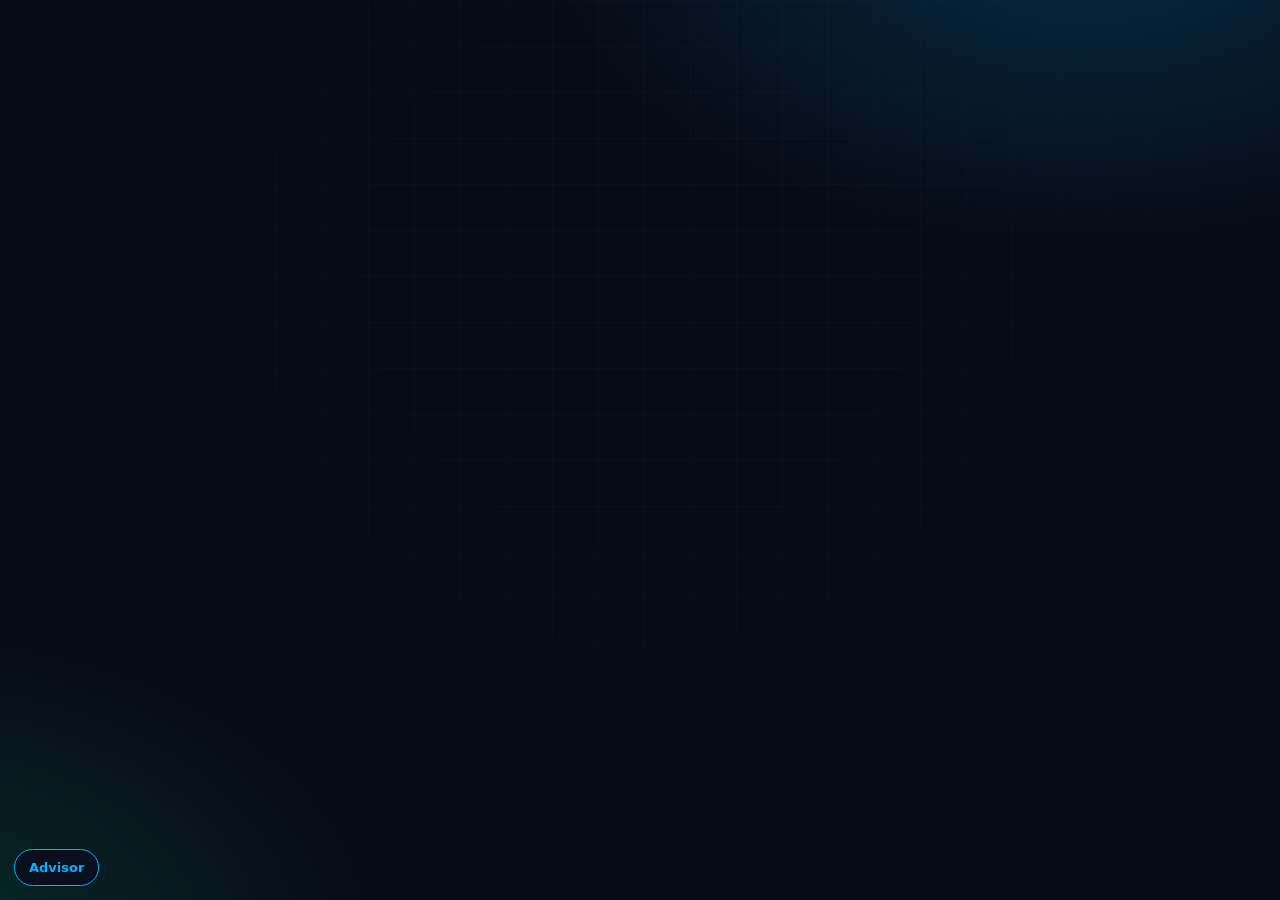
<file: playbook.html>
<!DOCTYPE html>
<html lang="en">
<head>
<meta charset="UTF-8">
<link rel="icon" type="image/svg+xml" href="favicon.svg">
<meta name="viewport" content="width=device-width,initial-scale=1">
<title>TickWealth – Playbook</title>
<meta name="description" content="Strategy playbook: entry rules for every market, live rule checks with a countdown, and tests against random chance.">
<link rel="stylesheet" href="core.css">
<style>
.pb{max-width:1100px;margin:0 auto;padding:14px;display:grid;gap:14px}
.pb-grid{display:grid;gap:14px;grid-template-columns:repeat(auto-fill,minmax(310px,1fr))}
.pb-c{border:1px solid rgba(255,255,255,.12);border-radius:14px;padding:14px;background:rgba(255,255,255,.04)}
.pb-c h3{margin:0 0 2px;font-size:16px}.pb-t{font-size:11px;color:#00b2ff;letter-spacing:.4px}
.pb-r{margin:8px 0;padding:8px;border-radius:8px;background:rgba(0,0,0,.3);font-size:13px}
.pb-l{font-size:12.5px;margin:4px 0;color:#c9d3e8}.pb-w{font-size:12px;color:#8e9ab3;margin-top:6px}
.pb-s{margin:8px 0;padding:8px;border-radius:8px;border:1px dashed rgba(255,255,255,.2);font-size:13px}
.pb-s.on{border:1px solid #00ffa3;color:#00ffa3}
.pb-row{display:flex;gap:8px;align-items:center;margin-top:8px;flex-wrap:wrap}.pb-row input[type=number]{width:80px}
.pb-v.good{color:#00ffa3}.pb-v.bad{color:#ff3b69}
</style>
</head>
<body>
<div id="top"></div>
<div id="app"><div class="pb" id="pb"></div></div>
<script src="config.js"></script>
<script src="core.js"></script>
<script src="ai.js"></script>
<script>
/* Playbook: strategy cards. Each card = an ENTRY RULE you define + the true odds + a test on recent real ticks vs random entries.
   A rule firing is NOT a forecast. Ticks on synthetic indices are independent. */
const CTYPE={RISE:'CALL',FALL:'PUT',OVER:'DIGITOVER',UNDER:'DIGITUNDER',EVEN:'DIGITEVEN',ODD:'DIGITODD',MATCH:'DIGITMATCH',DIFF:'DIGITDIFF'};
const NAME={RISE:'Rise',FALL:'Fall',OVER:'Over',UNDER:'Under',EVEN:'Even',ODD:'Odd',MATCH:'Matches',DIFF:'Differs'};
const pc=(c,b)=>({RISE:.5,FALL:.5,EVEN:.5,ODD:.5,MATCH:.1,DIFF:.9,OVER:(9-b)/10,UNDER:b/10})[c];
const payEst=p=>0.96/p-1; // estimate only: real payouts come from Deriv's live price
const hasB=c=>['OVER','UNDER','MATCH','DIFF'].includes(c);
const winV=(c,b,p0,p1,d)=>c==='RISE'?p1>p0:c==='FALL'?p1<p0:c==='OVER'?d>b:c==='UNDER'?d<b:c==='EVEN'?d%2===0:c==='ODD'?d%2===1:c==='MATCH'?d===b:d!==b;
const run=(f,i,n)=>{for(let k=0;k<n;k++){if(i-k<1||!f(i-k))return false;}return true};
const share=(D,i,d)=>D.slice(i-99,i+1).filter(x=>x===d).length;
const mean=(P,i)=>{let s=0;for(let k=i-99;k<=i;k++)s+=Math.abs(P[k]-P[k-1]);return s/100};
let SYM='R_100';
const ST=[
 {id:'u7',name:'Under 7 Patience',fam:'DIGITS · UNDER',mk:'d',dur:1,rule:'Enter Under 7 after 2 digits of 8 or 9 in a row.',why:'Under 7 wins when the exit digit is 0 to 6 (70% true chance). The streak is only a disciplined entry, not a signal. Payout is small, so one loss wipes out about 2.7 wins.',trig:(P,D,i)=>run(k=>D[k]>=8,i,2)?{c:'UNDER',b:7}:null},
 {id:'o2',name:'Over 2 Patience',fam:'DIGITS · OVER',mk:'d',dur:1,rule:'Enter Over 2 after 2 digits of 0 or 1 in a row.',why:'Over 2 wins on digits 3 to 9 (70% true chance). Same math as Under 7: a high win rate with a small payout.',trig:(P,D,i)=>run(k=>D[k]<=1,i,2)?{c:'OVER',b:2}:null},
 {id:'of',name:'Even Streak Fade',fam:'DIGITS · PARITY',mk:'d',dur:1,rule:'Enter Odd after 4 even digits in a row.',why:'Tests the "it is due" belief. Digits have no memory, so the true chance stays 50% after any streak.',trig:(P,D,i)=>run(k=>D[k]%2===0,i,4)?{c:'ODD'}:null},
 {id:'ef',name:'Odd Streak Fade',fam:'DIGITS · PARITY',mk:'d',dur:1,rule:'Enter Even after 4 odd digits in a row.',why:'The mirror of Even Streak Fade. Compare the two: results should look alike, which is the point.',trig:(P,D,i)=>run(k=>D[k]%2===1,i,4)?{c:'EVEN'}:null},
 {id:'hm',name:'Hot Digit Match',fam:'DIGITS · MATCHES',mk:'d',dur:1,rule:'Enter Matches on the most frequent digit when it makes up 14% or more of the last 100 ticks.',why:'Matches wins 10% of the time with a large payout. A digit that is hot now is not more likely next: the true chance stays 10%.',trig:(P,D,i)=>{if(i<100)return null;const c=Array(10).fill(0);D.slice(i-99,i+1).forEach(x=>c[x]++);const h=c.indexOf(Math.max(...c));return c[h]>=14?{c:'MATCH',b:h}:null}},
 {id:'cd',name:'Cold Digit Differs',fam:'DIGITS · DIFFERS',mk:'d',dur:1,rule:'Enter Differs on the rarest digit when it makes up 6% or less of the last 100 ticks.',why:'Differs wins 90% of the time but pays very little, so one loss erases about 10 wins.',trig:(P,D,i)=>{if(i<100)return null;const c=Array(10).fill(0);D.slice(i-99,i+1).forEach(x=>c[x]++);const l=c.indexOf(Math.min(...c));return c[l]<=6?{c:'DIFF',b:l}:null}},
 {id:'rm',name:'Rise Momentum',fam:'RISE/FALL',mk:'a',dur:5,rule:'Enter Rise for 5 ticks after 3 higher ticks in a row.',why:'Tests momentum. On random walks the next move is 50/50 whatever came before.',trig:(P,D,i)=>run(k=>P[k]>P[k-1],i,3)?{c:'RISE'}:null},
 {id:'fm',name:'Fall Momentum',fam:'RISE/FALL',mk:'a',dur:5,rule:'Enter Fall for 5 ticks after 3 lower ticks in a row.',why:'The mirror of Rise Momentum.',trig:(P,D,i)=>run(k=>P[k]<P[k-1],i,3)?{c:'FALL'}:null},
 {id:'rr',name:'Rise Reversal',fam:'RISE/FALL',mk:'a',dur:5,rule:'Enter Rise for 5 ticks after 4 lower ticks in a row.',why:'Tests mean reversion, the opposite belief to momentum. If both beliefs "work" in a backtest, it is luck.',trig:(P,D,i)=>run(k=>P[k]<P[k-1],i,4)?{c:'RISE'}:null},
 {id:'bc',name:'Spike Drift Watch',fam:'BOOM / CRASH',mk:'b',dur:5,rule:'Two ticks after a spike (a move over 4 times the average), enter Fall on Boom or Rise on Crash.',why:'Boom drifts down between upward spikes and Crash drifts up between downward spikes, but the spikes cost what the drift earns. Test it before trusting it.',trig:(P,D,i)=>{if(i<104)return null;const m=mean(P,i-2);return Math.abs(P[i-2]-P[i-3])>4*m?{c:SYM.startsWith('BOOM')?'FALL':'RISE'}:null}}
];
const el=(t,c,x)=>{const e=document.createElement(t);if(c)e.className=c;if(x!=null)e.textContent=x;return e};
const pb=document.getElementById('pb'), top=TW.mountTop({active:'playbook',symbols:'all',defaultSymbol:'R_100',onSymbol:s=>setSym(s)});
const intro=el('div','pb-c');intro.appendChild(el('h3',0,'Playbook: entry rules for every market'));
intro.appendChild(el('div','pb-l','Pick a market at the top. Each card is a rule you can arm: it shows the true win chance, the payout break-even, a test on the last 1000 ticks against random entries, and a 10-second countdown when the rule fires. A rule firing is not a forecast. Ticks are random, so no entry timing changes the true chance.'));pb.appendChild(intro);
function info(sym){let m;
 if(m=sym.match(/^R_(\d+)$/))return{n:'Volatility '+m[1]+' Index',t:2,fit:'d',w:'Constant '+m[1]+'% volatility. A new tick about every 2 seconds. A larger number means bigger tick moves, so Rise/Fall results swing more, while digit odds stay exactly the same.'};
 if(m=sym.match(/^1HZ(\d+)V$/))return{n:'Volatility '+m[1]+' (1s) Index',t:1,fit:'d',w:'Constant '+m[1]+'% volatility with a tick every second. Contracts finish twice as fast as on the 2-second indices, so a run of losses also arrives faster. Keep stakes small.'};
 if(m=sym.match(/^BOOM(\d+)$/))return{n:'Boom '+m[1]+' Index',t:1,fit:'b',w:'Slow downward drift with an upward spike about once every '+m[1]+' ticks on average. Spike timing is random, so a long wait does not make one due. A spike can wipe out a Fall position at once.'};
 if(m=sym.match(/^CRASH(\d+)$/))return{n:'Crash '+m[1]+' Index',t:1,fit:'b',w:'Slow upward drift with a downward spike about once every '+m[1]+' ticks on average. The mirror of Boom: a spike can wipe out a Rise position at once.'};
 if(sym==='RDBULL')return{n:'Bull Market Index',t:2,fit:'r',w:'Designed with an upward tendency and random variation. A tendency in the design does not decide the next contract. Check Deriv\'s description for its exact behaviour.'};
 if(sym==='RDBEAR')return{n:'Bear Market Index',t:2,fit:'r',w:'Designed with a downward tendency and random variation. A tendency in the design does not decide the next contract. Check Deriv\'s description for its exact behaviour.'};
 return{n:sym,t:2,fit:'r',w:'No special notes. Treat every tick as independent.'}}
function setNote(sym){const x=info(sym);note.textContent='';note.appendChild(el('div','pb-t','NOTES FOR THIS MARKET'));note.appendChild(el('h3',0,x.n));
 const fit=x.fit==='d'?'All 10 cards fit: the digit cards (1-tick contracts) and the Rise/Fall cards (5-tick contracts).':x.fit==='b'?'Spike Drift Watch and the Rise/Fall cards fit. Digit contracts are not offered on this market.':'The Rise/Fall cards fit. Digit contracts are not offered on this market.';
 [['What it is: '+x.w],['1000 ticks covers about '+(x.t*1000/60).toFixed(0)+' minutes of this market.'],['Cards that fit: '+fit],['Reminder: these notes describe how the market is built. They do not predict the next tick, and the true odds of every contract stay the same.']].forEach(l=>note.appendChild(el('div','pb-l',l[0])))}
const grid=el('div','pb-grid');pb.appendChild(grid);
const U={};let F=null;
ST.forEach(s=>{
 const c=el('div','pb-c');c.appendChild(el('div','pb-t',s.fam));c.appendChild(el('h3',0,s.name));
 c.appendChild(el('div','pb-r','Entry: '+s.rule));c.appendChild(el('div','pb-l','Duration: '+s.dur+' tick(s)'));
 const odds=el('div','pb-l');const bt=el('div','pb-l','Test: waiting for ticks...');const rnd=el('div','pb-l');const vd=el('div','pb-l pb-v');
 const live=el('div','pb-s','Status: not armed');
 const row=el('div','pb-row');const arm=el('input');arm.type='checkbox';arm.id='a-'+s.id;const lb=el('label',0,'Arm rule');lb.htmlFor=arm.id;
 const stake=el('input');stake.type='number';stake.min='0.35';stake.step='0.01';stake.value='0.35';stake.setAttribute('aria-label','Stake');
 const go=el('button','btn','Trade now');go.disabled=true;row.append(arm,lb,stake,go);
 c.append(odds,bt,rnd,vd,live,row,el('div','pb-w','Why: '+s.why));grid.appendChild(c);
 U[s.id]={s,c,odds,bt,rnd,vd,live,arm,stake,go,cd:0,t:null,cur:null};
 arm.onchange=()=>{live.textContent=arm.checked?'Status: armed, waiting for your rule':'Status: not armed';live.className='pb-s'};
 go.onclick=()=>{const u=U[s.id];if(!u.cur)return;TW.trade({contract_type:CTYPE[u.cur.c],symbol:SYM,amount:+stake.value,duration:s.dur,duration_unit:'t',barrier:hasB(u.cur.c)?String(u.cur.b):undefined,label:s.name,bot:'Playbook'}).then(()=>TW.toast('Trade placed: '+s.name+' ('+TW.mode()+')','ok',3000)).catch(e=>TW.toast(e.message||String(e),'err',5000))};
});
function compat(s){return s.mk==='a'||(s.mk==='d'&&TW.VOLS.some(v=>v.id===SYM&&v.digits))||(s.mk==='b'&&/^(BOOM|CRASH)/.test(SYM))}
function test(s,u){
 const P=F.prices,D=F.digits,n=P.length;if(n<300){u.bt.textContent='Test: need 300+ ticks, loaded '+n;return}
 const tr=[];let last=-9;for(let i=100;i<n-s.dur-1;i++){if(i-last<5)continue;const t=s.trig(P,D,i);if(t){tr.push({i,t});last=i}}
 const K=tr.length;if(!K){u.bt.textContent='Test: the rule never fired in the last '+n+' ticks.';u.rnd.textContent='';u.vd.textContent='';return}
 let W=0,net=0,be=0;tr.forEach(({i,t})=>{const p=pc(t.c,t.b),w=winV(t.c,t.b,P[i],P[i+s.dur],D[i+s.dur]);be+=1/(1+payEst(p));if(w){W++;net+=payEst(p)}else net-=1});be/=K;
 const base=[];for(let r=0;r<200;r++){let x=0;for(let q=0;q<K;q++){const t=tr[Math.floor(Math.random()*K)].t,j=100+Math.floor(Math.random()*(n-s.dur-101));x+=winV(t.c,t.b,P[j],P[j+s.dur],D[j+s.dur])?payEst(pc(t.c,t.b)):-1}base.push(x)}base.sort((a,b)=>a-b);
 u.bt.textContent=`Test (last ${n} ticks): fired ${K}x, won ${(W/K*100).toFixed(0)}% (break-even ${(be*100).toFixed(0)}%), net ${net.toFixed(2)} units.`;
 u.rnd.textContent=`Random entries: median ${base[100].toFixed(2)}, range ${base[10].toFixed(2)} to ${base[190].toFixed(2)}.`;
 u.vd.textContent=K<30?'Verdict: too few trades to judge.':net>base[190]?'Verdict: above 95% of random runs on this sample. It may still be luck or overfitting.':'Verdict: within the range of random chance.';
 u.vd.className='pb-l pb-v '+(K>=30&&net>base[190]?'good':'bad');
}
function odds(s,u){const t=s.trig(F.prices,F.digits,F.prices.length-1)||{c:s.id==='bc'?(SYM.startsWith('BOOM')?'FALL':'RISE'):({u7:'UNDER',o2:'OVER',of:'ODD',ef:'EVEN',hm:'MATCH',cd:'DIFF',rm:'RISE',fm:'FALL',rr:'RISE'})[s.id],b:({u7:7,o2:2})[s.id]};const p=pc(t.c,t.b);
 u.odds.textContent=`True chance of a win: ${(p*100).toFixed(0)}%. Estimated payout ${(payEst(p)*100).toFixed(0)}%, so break-even needs ${(100/(1+payEst(p))).toFixed(0)}%. Expected result: ${((p*payEst(p)-(1-p))).toFixed(3)} per 1 staked.`}
function fire(u,t){u.cur=t;u.cd=10;u.go.disabled=false;u.live.className='pb-s on';clearInterval(u.t);
 const tick=()=>{if(u.cd>0){u.live.textContent=`RULE MET: ${NAME[t.c]}${hasB(t.c)?' '+t.b:''} for ${u.s.dur} tick(s). Valid for ${u.cd}s. True chance ${(pc(t.c,t.b)*100).toFixed(0)}%.`;u.cd--}else{clearInterval(u.t);u.live.textContent='Prompt expired. Waiting for the rule again.';u.live.className='pb-s';u.go.disabled=true;u.cur=null}};tick();u.t=setInterval(tick,1000)}
function refresh(){ST.forEach(s=>{const u=U[s.id],ok=compat(s);u.c.style.display=ok?'':'none';if(ok&&F&&F.prices.length>110){odds(s,u);test(s,u)}})}
function live(f){const i=f.prices.length-1;ST.forEach(s=>{const u=U[s.id];if(!u.arm.checked||!compat(s)||u.cd>0||i<110)return;const t=s.trig(f.prices,f.digits,i);if(t)fire(u,t)})}
function setSym(sym){SYM=sym;setNote(sym);if(F)F.close();ST.forEach(s=>{const u=U[s.id];clearInterval(u.t);u.cd=0;u.cur=null;u.go.disabled=true;u.live.textContent=u.arm.checked?'Status: armed, waiting for your rule':'Status: not armed';u.live.className='pb-s'});
 F=TW.tickFeed(sym,{primary:false,count:1000,onHistory:refresh,onTick:f=>{live(f)}})}
setSym(top.symbol||'R_100');
</script>
<script src="advisor.js"></script>
</body>
</html>
</file>
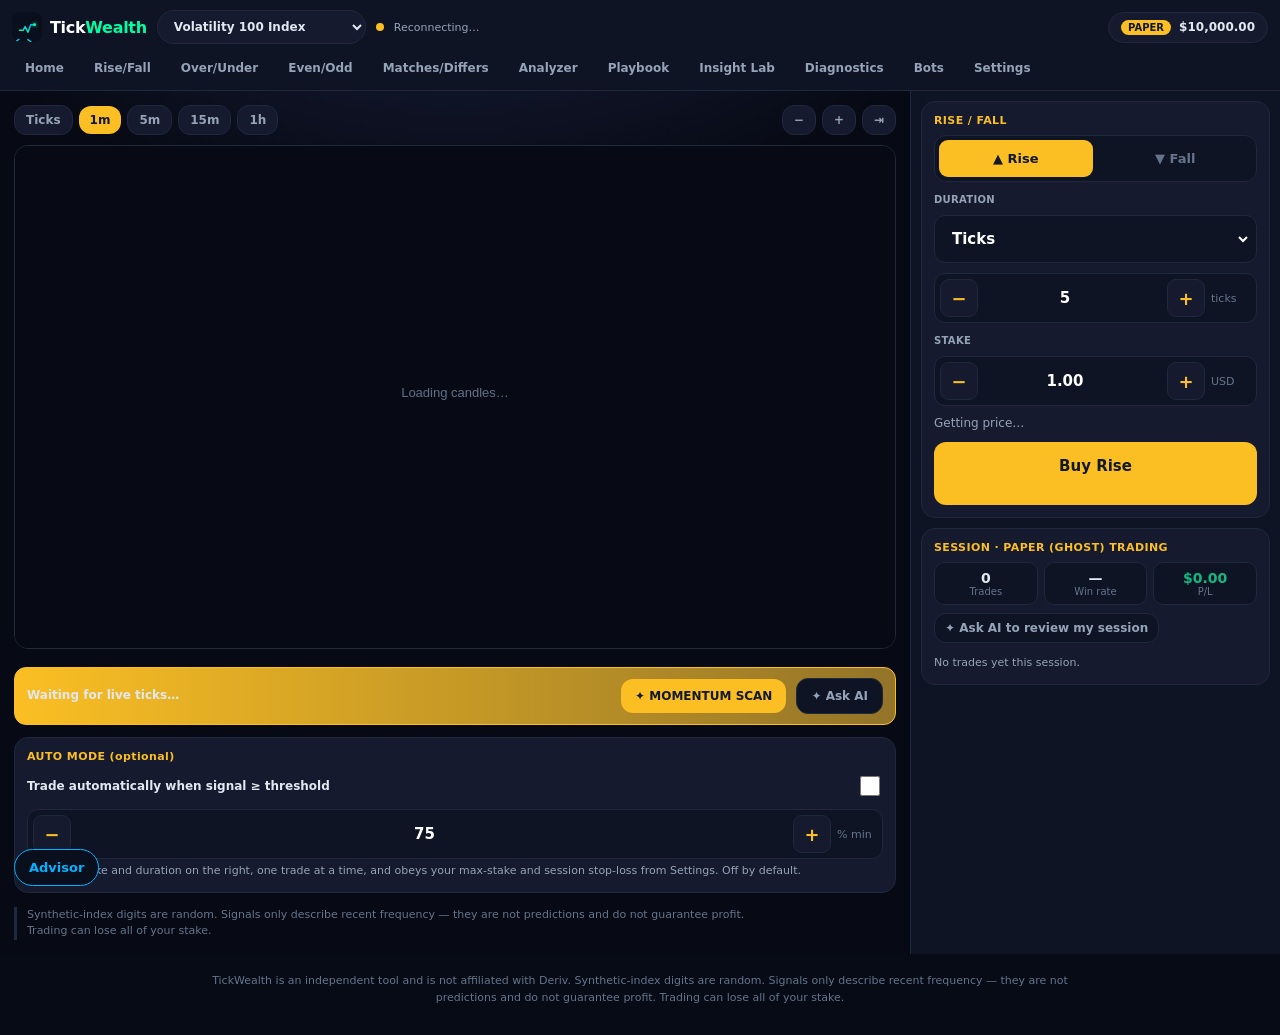
<file: rise-fall.html>
<!DOCTYPE html>
<html lang="en">
<head>
<meta charset="UTF-8">
<link rel="icon" type="image/svg+xml" href="favicon.svg">
<meta name="viewport" content="width=device-width,initial-scale=1">
<title>TickWealth – Rise / Fall</title>
<meta name="description" content="Rise/Fall with a live candlestick chart from Deriv, momentum signal, paper and live trading.">
<link rel="stylesheet" href="core.css">
</head>
<body>
<div id="top"></div>
<div class="layout">
  <section class="left">
    <div class="chartbar" id="gran"></div>
    <div class="chartbox" id="chartBox"></div>
    <div class="scanbar" id="scanBar">
      <div class="t" id="scanTxt">Waiting for live ticks…</div>
      <button class="btn" id="scanBtn">✦ MOMENTUM SCAN</button><button class="btn ghost" id="askAi">✦ Ask AI</button>
    </div>
    <div class="panel" style="margin:12px 0 0">
      <div class="h">AUTO MODE (optional)</div>
      <label class="switch"><span>Trade automatically when signal ≥ threshold</span><input type="checkbox" id="autoOn"></label>
      <div class="ctrl"><button data-for="thr" data-step="-5">−</button><input id="thr" type="number" min="55" max="90" step="5" value="75"><button data-for="thr" data-step="5">+</button><span class="u">% min</span></div>
      <div class="sub">Uses the stake and duration on the right, one trade at a time, and obeys your max-stake and session stop-loss from Settings. Off by default.</div>
    </div>
    <div class="notice" id="disc"></div>
  </section>
  <aside class="side">
    <div class="panel">
      <div class="h">RISE / FALL</div>
      <div class="seg"><button id="tRise" class="active">▲ Rise</button><button id="tFall">▼ Fall</button></div>
      <div class="lbl">DURATION</div>
      <div class="ctrl"><select id="unit" aria-label="Duration unit"><option value="t">Ticks</option><option value="s">Seconds</option><option value="m">Minutes</option><option value="h">Hours</option></select></div>
      <div class="ctrl"><button data-for="dur" data-step="-1">−</button><input id="dur" type="number" min="5" max="10" step="1" value="5"><button data-for="dur" data-step="1">+</button><span class="u" id="durU">ticks</span></div>
      <div class="lbl">STAKE</div>
      <div class="ctrl"><button data-for="stake" data-step="-1">−</button><input id="stake" type="number" min="0.35" step="0.5" value="1.00"><button data-for="stake" data-step="1">+</button><span class="u">USD</span></div>
      <div class="quote"><span id="qTxt">Payout …</span><span id="qProfit"></span></div>
      <button class="buy" id="buyBtn">Buy Rise<small id="buySub">&nbsp;</small></button>
    </div>
    <div class="panel" id="logPanel"></div>
  </aside>
</div>
<div class="foot" id="foot"></div>
<script src="config.js"></script>
<script src="core.js"></script>
<script src="ai.js"></script>
<script>
TW.ready(function(){
  const $=TW.$; let type='CALL', gran=60, feed=null, csock=null, scan=null, lastAuto=0, busy=false;
  $('#disc').textContent=TW.DISCLAIMER; $('#foot').textContent='TickWealth is an independent tool and is not affiliated with Deriv. '+TW.DISCLAIMER;
  const top=TW.mountTop({active:'rise-fall',symbols:'all',defaultSymbol:'R_100',onSymbol:()=>restart()});
  const chart=TW.Chart($('#chartBox'));
  TW.mountLog($('#logPanel'));

  /* granularity buttons + zoom */
  const G=[[0,'Ticks'],[60,'1m'],[300,'5m'],[900,'15m'],[3600,'1h']];
  $('#gran').innerHTML=G.map(g=>`<button class="btn ${g[0]===gran?'active':''}" data-g="${g[0]}">${g[1]}</button>`).join('')+'<span class="spacer"></span><button class="btn" id="zo" title="Zoom out">−</button><button class="btn" id="zi" title="Zoom in">+</button><button class="btn" id="zl" title="Jump to latest">⇥</button>';
  $('#gran').onclick=e=>{const b=e.target.closest('[data-g]'); if(!b)return; gran=+b.dataset.g; document.querySelectorAll('[data-g]').forEach(x=>x.classList.toggle('active',x===b)); startChart();};
  $('#zo').onclick=()=>chart.zoom(1.3); $('#zi').onclick=()=>chart.zoom(.77); $('#zl').onclick=()=>chart.latest();

  function restart(){ if(feed)feed.close(); chart.clear(); chart.message('Connecting…'); scan=null; $('#scanTxt').textContent='Waiting for live ticks…';
    feed=TW.tickFeed(top.symbol,{count:500,
      onStatus:(s)=>{TW.setStatus(s)},
      onError:m=>{TW.setStatus('error',m); chart.message(m); $('#scanTxt').textContent='Market error: '+m;},
      onHistory:st=>{ if(gran===0) chart.setData(st.prices.map((p,i)=>({t:st.epochs[i],o:p,h:p,l:p,c:p})),true,st.pip); doScan(true); refreshQuote(); },
      onTick:(st,t)=>{ if(gran===0) chart.update({t:t.epoch,o:t.price,h:t.price,l:t.price,c:t.price}); doScan(true); maybeAuto(); }});
    startChart(); refreshQuote();
  }
  function startChart(){
    if(csock){csock.close();csock=null;}
    if(gran===0){ if(feed&&feed.prices.length) chart.setData(feed.prices.map((p,i)=>({t:feed.epochs[i],o:p,h:p,l:p,c:p})),true,feed.pip); else {chart.clear(); chart.message('Connecting…');} return; }
    chart.clear(); chart.message('Loading candles…'); const sym=top.symbol;
    csock=new TW.Socket({
      onOpen:s=>s.send({ticks_history:sym,end:'latest',count:300,style:'candles',granularity:gran,subscribe:1}),
      onMessage:d=>{
        if(d.error){chart.message(d.error.message||'Chart error'); return;}
        if(d.msg_type==='candles'&&d.candles){ chart.setData(d.candles.map(c=>({t:c.epoch,o:+c.open,h:+c.high,l:+c.low,c:+c.close})),false,d.pip_size); }
        else if(d.msg_type==='ohlc'&&d.ohlc){ const c=d.ohlc; chart.update({t:+c.open_time,o:+c.open,h:+c.high,l:+c.low,c:+c.close}); }
      }});
  }

  /* momentum scan: describes recent movement; it does not predict the next tick */
  function calcScan(){
    if(!feed||feed.prices.length<30) return null; const p=feed.prices, n=p.length;
    const avg=a=>a.reduce((x,y)=>x+y,0)/a.length, s7=avg(p.slice(-7)), s21=avg(p.slice(-21));
    let up=0; for(let i=n-20;i<n;i++) if(p[i]>p[i-1]) up++;
    const x=(s7>s21?12:-12)+(up/20-.5)*60, strength=Math.max(50,Math.min(90,Math.round(50+Math.abs(x))));
    return {dir:x>=0?'CALL':'PUT',strength,up,s7,s21};
  }
  function doScan(silent){
    scan=calcScan(); if(!scan){ if(!silent)TW.toast('Need at least 30 ticks first.'); return; }
    const rise=scan.dir==='CALL';
    $('#scanTxt').innerHTML=`Momentum: <b>${rise?'RISE':'FALL'}</b> ${TW.sigHtml(scan.strength)} · SMA7 ${rise?'above':'below'} SMA21 · ${scan.up}/20 recent ticks up <span class="dim">(descriptive, not a prediction)</span>`;
    if(!silent) setType(scan.dir);
  }
  $('#scanBtn').onclick=()=>doScan(false);
  $('#askAi').onclick=()=>TW.ai&&TW.ai.ask('Explain the current momentum read on this chart and what it does not tell me.');

  function setType(t){
    type=t; $('#tRise').classList.toggle('active',t==='CALL'); $('#tFall').classList.toggle('active',t==='PUT'); $('#tFall').classList.toggle('neg',t==='PUT');
    $('#buyBtn').classList.toggle('neg',t==='PUT'); $('#buyBtn').firstChild.textContent=t==='CALL'?'Buy Rise':'Buy Fall';
    document.body.classList.toggle('t-red',t==='PUT'); refreshQuote();
  }
  $('#tRise').onclick=()=>setType('CALL'); $('#tFall').onclick=()=>setType('PUT');

  const UNITS={t:{min:5,max:10,def:5,l:'ticks'},s:{min:15,max:3600,def:30,l:'seconds'},m:{min:1,max:1440,def:1,l:'minutes'},h:{min:1,max:24,def:1,l:'hours'}};
  $('#unit').onchange=()=>{const u=UNITS[$('#unit').value],d=$('#dur'); d.min=u.min; d.max=u.max; d.value=u.def; $('#durU').textContent=u.l; refreshQuote();};
  const params=()=>({contract_type:type,symbol:top.symbol,amount:+$('#stake').value||1,duration:+$('#dur').value,duration_unit:$('#unit').value});
  const refreshQuote=TW.watchQuote(params,(q,msg)=>{
    if(q){const st=+$('#stake').value||1; $('#qTxt').innerHTML='Payout <b>'+TW.money(q.payout)+'</b>'; $('#qProfit').innerHTML='Profit <b>'+TW.money(q.payout-st)+'</b>'; $('#buySub').textContent='Payout '+TW.money(q.payout);}
    else {$('#qTxt').textContent=msg==='loading'?'Getting price…':msg; $('#qProfit').textContent=''; if(msg!=='loading')$('#buySub').innerHTML='&nbsp;';}
  });
  ['stake','dur'].forEach(i=>$('#'+i).addEventListener('input',refreshQuote));

  async function buy(opts){
    if(busy)return; busy=true; $('#buyBtn').disabled=true;
    try{ const t=await TW.trade(Object.assign(params(),{label:type==='CALL'?'Rise':'Fall'}),opts); TW.toast('Bought '+(type==='CALL'?'Rise':'Fall')+' — waiting for result','ok'); t.done.then(r=>TW.toast((r.profit>0?'WON +':'LOST ')+TW.money(r.profit),r.profit>0?'ok':'err')); return t; }
    catch(e){ if(!e.quiet)TW.toast(e.message,'err',5000); }
    finally{ busy=false; $('#buyBtn').disabled=false; }
  }
  $('#buyBtn').onclick=()=>buy();

  /* auto mode: one trade at a time, 5s cooldown, all safety limits apply */
  let autoTrade=null;
  $('#autoOn').onchange=async e=>{
    if(e.target.checked && TW.mode()==='live'){
      const ok=await TW.modal({title:'Enable auto-trading on '+(TW.account.virtual?'DEMO':'REAL')+' account?',html:'<div class="warn">Auto mode will place trades without asking each time. You can lose your stake repeatedly. Max stake and session stop-loss from Settings still apply.</div>',buttons:[{label:'Cancel',cls:'ghost',value:false},{label:'Enable',cls:'red',value:true}]});
      if(!ok) e.target.checked=false;
    }
  };
  async function maybeAuto(){
    if(!$('#autoOn').checked||busy||!scan) return;
    if(autoTrade&&autoTrade.status==='open') return;
    if(Date.now()-lastAuto<5000) return;
    if(scan.strength<(+$('#thr').value||75)) return;
    lastAuto=Date.now(); setType(scan.dir);
    try{ autoTrade=await TW.trade(Object.assign(params(),{contract_type:scan.dir,label:scan.dir==='CALL'?'Rise':'Fall',bot:'Auto'}),{silent:true}); autoTrade.done.then(()=>{lastAuto=Date.now();}); }
    catch(e){ if(!e.quiet){TW.toast('Auto stopped: '+e.message,'err',5000);} $('#autoOn').checked=false; }
  }

  setType('CALL'); restart();
});
</script>
<script src="advisor.js"></script>
</body>
</html>
</file>
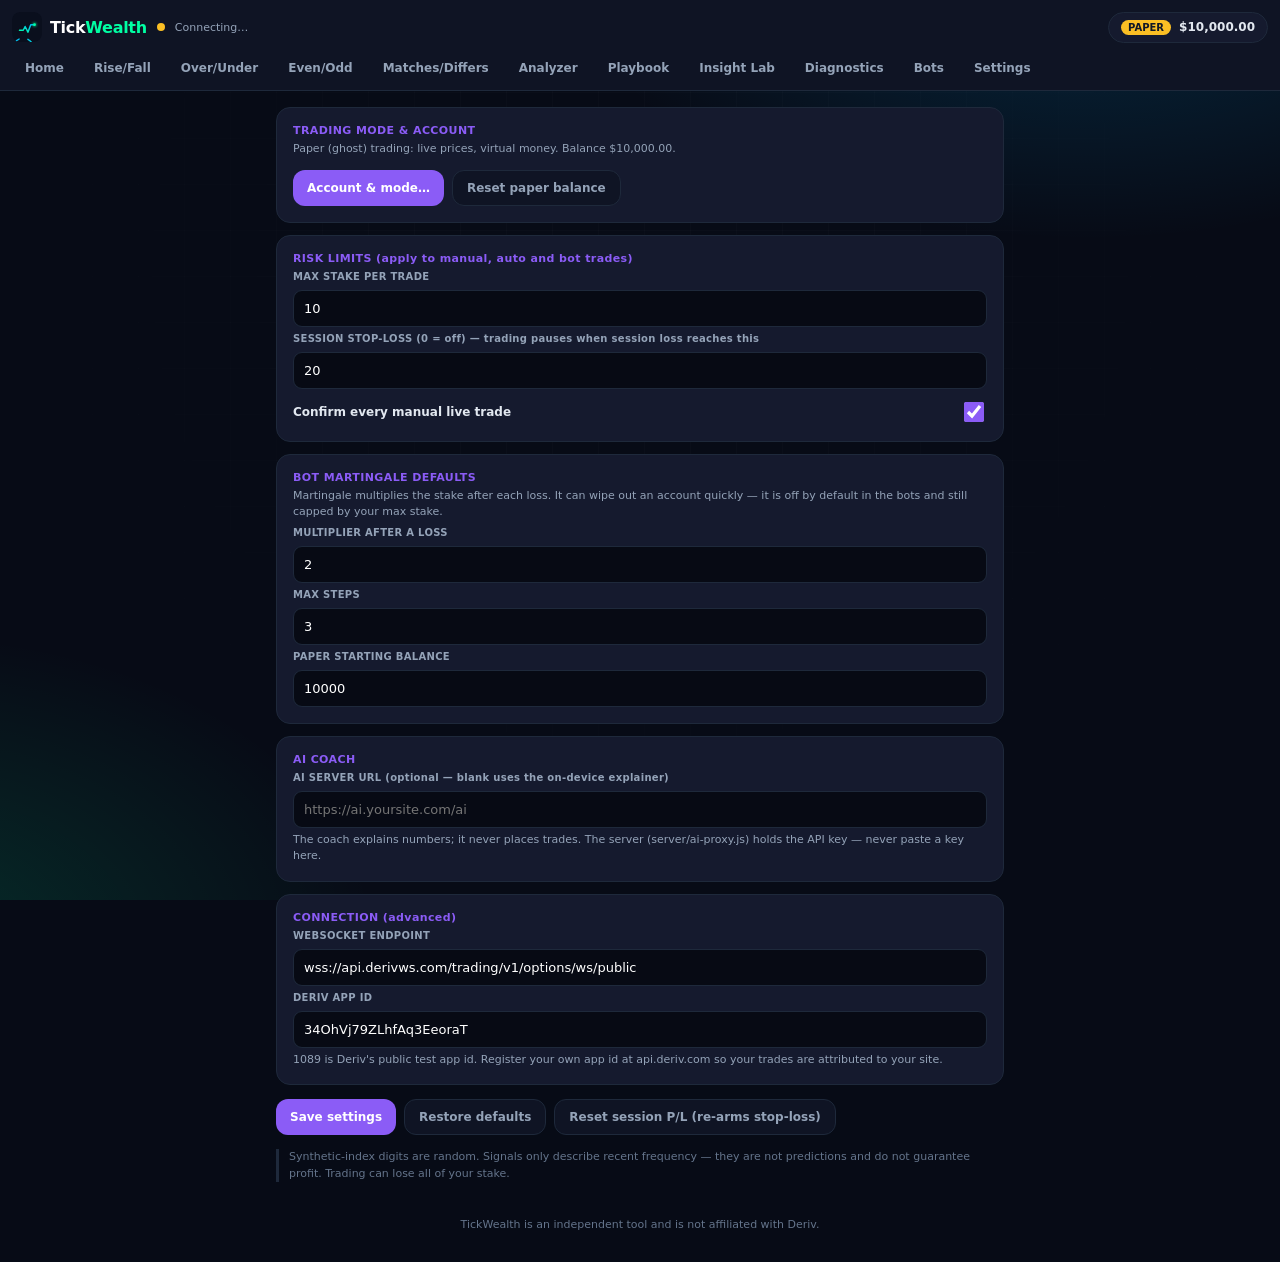
<file: settings.html>
<!DOCTYPE html>
<html lang="en">
<head>
<meta charset="UTF-8">
<link rel="icon" type="image/svg+xml" href="favicon.svg">
<meta name="viewport" content="width=device-width,initial-scale=1">
<title>TickWealth – Settings</title>
<meta name="description" content="Risk limits, paper trading, martingale defaults and connection settings.">
<link rel="stylesheet" href="core.css">
</head>
<body class="t-violet">
<div id="top"></div>
<div class="wrap" style="max-width:760px">
  <div class="card">
    <div class="h">TRADING MODE & ACCOUNT</div>
    <div class="sub" id="modeTxt"></div>
    <div style="display:flex;gap:8px;margin-top:12px;flex-wrap:wrap"><button class="btn" id="openAcc">Account & mode…</button><button class="btn ghost" id="resetPaper">Reset paper balance</button></div>
  </div>

  <div class="card" style="margin-top:12px">
    <div class="h">RISK LIMITS (apply to manual, auto and bot trades)</div>
    <label class="lbl" for="maxStake">MAX STAKE PER TRADE</label><input class="inp" id="maxStake" type="number" min="0.35" step="0.5">
    <label class="lbl" for="stopLoss">SESSION STOP-LOSS (0 = off) — trading pauses when session loss reaches this</label><input class="inp" id="stopLoss" type="number" min="0" step="1">
    <label class="switch"><span>Confirm every manual live trade</span><input type="checkbox" id="confirm"></label>
  </div>

  <div class="card" style="margin-top:12px">
    <div class="h">BOT MARTINGALE DEFAULTS</div>
    <div class="sub">Martingale multiplies the stake after each loss. It can wipe out an account quickly — it is off by default in the bots and still capped by your max stake.</div>
    <label class="lbl" for="martMult">MULTIPLIER AFTER A LOSS</label><input class="inp" id="martMult" type="number" min="1" max="5" step="0.1">
    <label class="lbl" for="martSteps">MAX STEPS</label><input class="inp" id="martSteps" type="number" min="1" max="8" step="1">
    <label class="lbl" for="paperStart">PAPER STARTING BALANCE</label><input class="inp" id="paperStart" type="number" min="100" step="100">
  </div>

  <div class="card" style="margin-top:12px">
    <div class="h">AI COACH</div>
    <label class="lbl" for="aiEndpoint">AI SERVER URL (optional — blank uses the on-device explainer)</label><input class="inp" id="aiEndpoint" type="url" placeholder="https://ai.yoursite.com/ai" autocomplete="off">
    <div class="sub">The coach explains numbers; it never places trades. The server (server/ai-proxy.js) holds the API key — never paste a key here.</div>
  </div>

  <div class="card" style="margin-top:12px">
    <div class="h">CONNECTION (advanced)</div>
    <label class="lbl" for="endpoint">WEBSOCKET ENDPOINT</label><input class="inp" id="endpoint" type="text" autocomplete="off">
    <label class="lbl" for="appId">DERIV APP ID</label><input class="inp" id="appId" type="text" autocomplete="off">
    <div class="sub">1089 is Deriv's public test app id. Register your own app id at api.deriv.com so your trades are attributed to your site.</div>
  </div>

  <div style="display:flex;gap:8px;margin-top:14px;flex-wrap:wrap">
    <button class="btn" id="save">Save settings</button>
    <button class="btn ghost" id="defaults">Restore defaults</button>
    <button class="btn ghost" id="sess">Reset session P/L (re-arms stop-loss)</button>
  </div>
  <div class="notice" id="disc"></div>
</div>
<div class="foot">TickWealth is an independent tool and is not affiliated with Deriv.</div>
<script src="config.js"></script>
<script src="core.js"></script>
<script src="ai.js"></script>
<script>
TW.ready(function(){
  const $=TW.$, F=['maxStake','stopLoss','martMult','martSteps','paperStart','endpoint','appId','aiEndpoint'];
  $('#disc').textContent=TW.DISCLAIMER;
  TW.mountTop({active:'settings'});
  function load(){ F.forEach(k=>$('#'+k).value=TW.settings[k]==null?'':TW.settings[k]); $('#confirm').checked=!!TW.settings.confirm; mode(); }
  function mode(){ $('#modeTxt').innerHTML=TW.mode()==='live'?`Trading on Deriv account <b>${TW.esc(TW.account.loginid)}</b> (${TW.account.virtual?'demo':'<b style="color:var(--red)">REAL money</b>'}).`:'Paper (ghost) trading: live prices, virtual money. Balance '+TW.money(TW.paper.balance)+'.'; }
  TW.on('account',mode);
  $('#openAcc').onclick=TW.openAccount;
  $('#resetPaper').onclick=()=>{TW.resetPaper();TW.toast('Paper balance reset','ok');};
  $('#save').onclick=()=>{
    const n=k=>parseFloat($('#'+k).value), s=TW.settings;
    if(!(n('maxStake')>=0.35)){TW.toast('Max stake must be at least 0.35','err');return;}
    s.maxStake=n('maxStake'); s.stopLoss=Math.max(0,n('stopLoss')||0); s.martMult=Math.min(5,Math.max(1,n('martMult')||2)); s.martSteps=Math.min(8,Math.max(1,Math.round(n('martSteps')||3))); s.paperStart=Math.max(100,n('paperStart')||10000);
    s.confirm=$('#confirm').checked; s.endpoint=$('#endpoint').value.trim()||TW.DEFAULTS.endpoint; s.appId=$('#appId').value.trim()||TW.DEFAULTS.appId;
    s.aiEndpoint=$('#aiEndpoint').value.trim(); if(s.aiEndpoint&&!/^https?:\/\//.test(s.aiEndpoint)){TW.toast('AI server URL must start with https://','err');return;}
    if(!/^wss:\/\//.test(s.endpoint)){TW.toast('Endpoint must start with wss://','err');return;}
    TW.saveSettings(); TW.toast('Saved. Reload other pages to use a new endpoint / app id.','ok');
  };
  $('#defaults').onclick=async()=>{ if(await TW.modal({title:'Restore defaults?',html:'<div class="sub">Limits, martingale and connection settings go back to defaults. Your account connection is unchanged.</div>',buttons:[{label:'Cancel',cls:'ghost',value:false},{label:'Restore',value:true}]})){ const m=TW.settings.mode; Object.assign(TW.settings,TW.DEFAULTS,{mode:m}); TW.saveSettings(); load(); TW.toast('Defaults restored','ok'); } };
  $('#sess').onclick=()=>{TW.resetSession();TW.toast('Session P/L reset — trading limits start fresh','ok');};
  load();
});
</script>
</body>
</html>
</file>
<file: core.css>
:root{--bg:#070a14;--p1:#0f1424;--p2:#151a2e;--line:#1e293b;--tx:#e2e8f0;--mut:#94a3b8;--dim:#64748b;--gold:#fbbf24;--green:#10b981;--red:#ef4444;--violet:#8b5cf6;--cyan:#06b6d4;--acc:#fbbf24;--ink:#111827}
body.t-green{--acc:#10b981;--ink:#fff}
body.t-cyan{--acc:#06b6d4;--ink:#fff}
body.t-violet{--acc:#8b5cf6;--ink:#fff}
body.t-red{--acc:#ef4444;--ink:#fff}
body.t-pink{--acc:#ec4899;--ink:#fff}
*{box-sizing:border-box;font-family:Inter,system-ui,-apple-system,"Segoe UI",Roboto,Arial,sans-serif}
html,body{margin:0}
body{background:var(--bg);color:var(--tx);min-height:100vh;-webkit-text-size-adjust:100%}
a{color:var(--acc)}
.mut{color:var(--mut)}.dim{color:var(--dim)}.mono{font-family:ui-monospace,SFMono-Regular,Menlo,Consolas,monospace}
button{font:inherit;cursor:pointer}
/* top bar */
.top{position:sticky;top:0;z-index:50;background:var(--p1);border-bottom:1px solid var(--line)}
.top-row{display:flex;align-items:center;gap:10px;padding:8px 12px;min-height:54px;flex-wrap:wrap}
.brand{display:flex;align-items:center;gap:8px;text-decoration:none;color:var(--acc);font-weight:800;font-size:14px}
.brand i{width:28px;height:28px;border-radius:8px;background:linear-gradient(135deg,#fbbf24,#f59e0b);color:#111827;display:grid;place-items:center;font-style:normal;font-weight:800}
.sel{background:var(--p2);color:var(--tx);border:1px solid var(--line);border-radius:20px;padding:8px 12px;font-size:12px;font-weight:700;max-width:230px}
.sel:focus{outline:2px solid var(--acc)}
.spacer{flex:1}
.pill{display:inline-flex;align-items:center;gap:8px;background:var(--p2);border:1px solid var(--line);color:var(--tx);border-radius:20px;padding:7px 12px;font-size:12px;font-weight:800}
.pill:hover{border-color:var(--acc)}
.dot{width:8px;height:8px;border-radius:50%;background:var(--dim);display:inline-block}
.dot.live{background:var(--green);box-shadow:0 0 8px var(--green)}.dot.connecting,.dot.reconnecting{background:var(--gold)}.dot.offline,.dot.error{background:var(--red)}
.badge{font-size:10px;font-weight:800;padding:2px 7px;border-radius:10px;background:var(--gold);color:#111827}
.badge.live{background:var(--red);color:#fff}.badge.demo{background:var(--green);color:#fff}
.nav{display:flex;gap:4px;overflow-x:auto;padding:0 12px 8px;scrollbar-width:none}
.nav::-webkit-scrollbar{display:none}
.nav a{white-space:nowrap;text-decoration:none;color:var(--mut);font-size:12px;font-weight:700;padding:6px 12px;border-radius:16px;border:1px solid transparent}
.nav a:hover{color:var(--tx)}.nav a.on{background:var(--acc);color:var(--ink)}
/* layout */
.layout{display:grid;grid-template-columns:minmax(0,1fr) 370px;min-height:calc(100vh - 100px)}
.left{padding:14px;background:radial-gradient(900px 500px at 50% -20%,#1a2140 0%,#070a14 60%);min-width:0}
.side{background:var(--p1);border-left:1px solid var(--line);min-width:0}
.panel{margin:10px;background:var(--p2);border:1px solid var(--line);border-radius:14px;padding:12px}
.h{font-size:11px;font-weight:800;color:var(--acc);letter-spacing:.4px}
.sub{font-size:11px;color:var(--mut);margin-top:4px;line-height:1.5}
@media(max-width:900px){.layout{grid-template-columns:1fr}.side{border-left:0;border-top:1px solid var(--line)}}
/* segmented tabs */
.seg{display:grid;grid-auto-flow:column;grid-auto-columns:1fr;gap:6px;background:var(--p1);border:1px solid var(--line);border-radius:12px;padding:4px;margin-top:8px}
.seg button{border:0;background:transparent;color:var(--dim);padding:11px 6px;border-radius:9px;font-weight:800;font-size:13px}
.seg button.active{background:var(--acc);color:var(--ink)}
.seg button.active.neg{background:var(--red);color:#fff}
.seg button.active.alt{background:var(--violet);color:#fff}
/* digit circles */
.d-grid{display:grid;grid-template-columns:repeat(5,1fr);gap:14px;margin-top:16px;max-width:760px}
@media(max-width:520px){.d-grid{gap:9px}}
.circle{aspect-ratio:1;border-radius:50%;display:flex;flex-direction:column;align-items:center;justify-content:center;border:3px solid transparent;box-shadow:0 4px 16px #0006;position:relative;transition:transform .2s,opacity .2s}
.circle .num{font-size:clamp(20px,4.5vw,32px);font-weight:800;color:#fff;text-shadow:0 1px 3px #0008;line-height:1}
.circle .pct{font-size:clamp(9px,1.8vw,11px);font-weight:800;color:#fff;margin-top:3px}
.circle .hits{font-size:clamp(7px,1.4vw,8px);color:#fff;opacity:.9}
.circle.sel{transform:scale(1.08);border-color:var(--acc);box-shadow:0 0 22px var(--acc),0 0 0 3px #ffffff22;z-index:2}
.circle.dim{opacity:.38}
.circle[data-tag]::after{content:attr(data-tag);position:absolute;top:-9px;background:var(--acc);color:var(--ink);font-size:8px;font-weight:800;padding:2px 6px;border-radius:10px;white-space:nowrap}
/* scan bar */
.scanbar{flex-wrap:wrap;margin-top:18px;border-radius:12px;display:flex;align-items:center;padding:10px 12px;gap:10px;background:linear-gradient(90deg,var(--acc),#0000 220%),var(--p2);border:1px solid var(--acc)}
.scanbar .t{flex:1;font-size:12px;font-weight:700;line-height:1.45;color:var(--tx)}
.sig{display:inline-block;padding:2px 8px;border-radius:10px;font-weight:800;font-size:12px;color:#fff}
.sig.g{background:#059669}.sig.y{background:#b45309}.sig.r{background:#b91c1c}
.btn{border:0;border-radius:12px;padding:10px 14px;font-weight:800;font-size:12px;background:var(--acc);color:var(--ink)}
.btn.ghost{background:var(--p1);color:var(--mut);border:1px solid var(--line)}
.btn.red{background:var(--red);color:#fff}
.btn.full{width:100%}
.btn:disabled{opacity:.45;cursor:not-allowed}
.btn:active{transform:scale(.98)}
.notice{margin-top:14px;font-size:11px;color:var(--dim);line-height:1.5;border-left:3px solid var(--line);padding-left:10px;max-width:760px}
/* controls */
.lbl{font-size:10px;color:var(--mut);font-weight:800;margin-top:12px;letter-spacing:.3px}
.bgrid{display:grid;grid-template-columns:repeat(5,1fr);gap:6px;margin-top:8px}
.b{padding:11px 0;border-radius:10px;border:2px solid transparent;color:#fff;font-weight:800;text-align:center;font-size:14px;user-select:none;cursor:pointer;transition:.15s}
.b.active{border-color:#fff;box-shadow:0 0 0 3px #ffffff33;transform:scale(1.07)}
.b.off{opacity:.25;cursor:not-allowed}
.ctrl{display:flex;align-items:center;gap:6px;margin-top:10px;background:var(--p1);border:1px solid var(--line);border-radius:11px;padding:5px}
.ctrl button{width:38px;height:38px;border-radius:9px;border:1px solid var(--line);background:var(--p2);color:var(--acc);font-weight:800;font-size:18px}
.ctrl input,.ctrl select{flex:1;min-width:0;background:transparent;border:0;color:#fff;font-weight:800;text-align:center;outline:none;font-size:15px}
.ctrl select{background:var(--p1);text-align:left;padding:8px}
.ctrl .u{font-size:11px;color:var(--dim);min-width:40px}
.quote{margin-top:10px;font-size:12px;color:var(--mut);display:flex;justify-content:space-between;gap:8px}
.quote b{color:var(--tx)}
.buy{width:100%;padding:15px;border:0;border-radius:12px;font-weight:800;margin-top:12px;font-size:15px;background:var(--acc);color:var(--ink)}
.buy small{display:block;font-size:11px;font-weight:700;opacity:.85;margin-top:2px}
.buy.neg{background:var(--red);color:#fff}.buy.alt{background:var(--violet);color:#fff}
.buy:disabled{opacity:.5;cursor:not-allowed}
.switch{display:flex;align-items:center;justify-content:space-between;gap:10px;margin-top:10px;font-size:12px;font-weight:700}
.switch input{width:20px;height:20px;accent-color:var(--acc)}
.inp{width:100%;padding:10px;border-radius:9px;border:1px solid var(--line);background:#070a14;color:#fff;font-size:13px;margin-top:6px}
.inp:focus{outline:2px solid var(--acc)}
/* trade log */
.tl{margin-top:8px;display:flex;flex-direction:column;gap:6px;max-height:260px;overflow:auto}
.tl .row{background:var(--p1);border:1px solid var(--line);border-radius:10px;padding:8px 10px;font-size:11px;display:flex;justify-content:space-between;gap:8px}
.tl .row.won{border-color:#059669}.tl .row.lost{border-color:#b91c1c}
.tl .p.w{color:var(--green)}.tl .p.l{color:var(--red)}
.stats{display:grid;grid-template-columns:repeat(3,1fr);gap:6px;margin-top:8px;text-align:center}
.stats div{background:var(--p1);border:1px solid var(--line);border-radius:10px;padding:7px;font-size:10px;color:var(--dim)}
.stats b{display:block;font-size:14px;color:var(--tx)}
/* chart */
.chartbox{position:relative;height:56vh;min-height:320px;border:1px solid var(--line);border-radius:14px;overflow:hidden;background:#070a14}
.chartbox canvas{position:absolute;inset:0;width:100%;height:100%;touch-action:none}
.chartbar{display:flex;gap:6px;flex-wrap:wrap;align-items:center;margin-bottom:10px}
.chartbar .btn{padding:7px 11px}
.chartbar .btn.active{background:var(--acc);color:var(--ink)}
.chartbar .btn:not(.active){background:var(--p2);color:var(--mut);border:1px solid var(--line)}
/* modal + toast */
.ov{position:fixed;inset:0;background:#000b;display:flex;align-items:center;justify-content:center;z-index:200;padding:14px}
.modal{background:var(--p2);border:1px solid var(--line);border-radius:16px;padding:18px;width:100%;max-width:420px;max-height:92vh;overflow:auto}
.modal h3{margin:0 0 6px;font-size:16px}
.modal .row{display:flex;gap:8px;margin-top:14px}.modal .row .btn{flex:1}
.toasts{position:fixed;left:50%;bottom:18px;transform:translateX(-50%);z-index:300;display:flex;flex-direction:column;gap:8px;align-items:center;width:calc(100% - 24px);max-width:420px;pointer-events:none}
.toast{background:var(--p2);border:1px solid var(--line);padding:11px 14px;border-radius:12px;font-size:12px;font-weight:700;box-shadow:0 10px 30px #000a;width:100%}
.toast.ok{border-color:var(--green)}.toast.err{border-color:var(--red)}
.warn{background:#7f1d1d33;border:1px solid #b91c1c;color:#fecaca;border-radius:10px;padding:9px 11px;font-size:11px;line-height:1.5;margin-top:10px}
.foot{padding:18px 14px 28px;text-align:center;font-size:11px;color:var(--dim);line-height:1.6;max-width:900px;margin:0 auto}
/* cards (index, bots) */
.wrap{max-width:1180px;margin:0 auto;padding:16px}
.card{background:var(--p2);border:1px solid var(--line);border-radius:14px;padding:16px}
.grid3{display:grid;grid-template-columns:repeat(3,1fr);gap:12px}
@media(max-width:860px){.grid3{grid-template-columns:1fr 1fr}}@media(max-width:560px){.grid3{grid-template-columns:1fr}}
.pillar{display:block;text-decoration:none;color:var(--tx);border-radius:14px;padding:18px;border:1px solid var(--line);min-height:128px;transition:.2s}
.pillar:hover{transform:translateY(-2px);border-color:var(--c)}
.pillar b{font-size:15px;color:var(--c)}
.pillar p{margin:8px 0 0;font-size:12px;color:var(--mut);line-height:1.5}

/* embed mode (landing page live previews) */
html.embed .nav,html.embed .brand,html.embed #twAcc,html.embed .foot,html.embed .ai-dock,html.embed .ai-fab{display:none!important}
html.embed .layout{min-height:calc(100vh - 54px)}
/* AI coach dock */
.ai-fab{position:fixed;right:16px;bottom:16px;z-index:150;border:0;border-radius:26px;padding:12px 18px;font-weight:800;font-size:13px;background:var(--acc);color:var(--ink);box-shadow:0 10px 30px #000a}
.ai-dock{position:fixed;right:16px;bottom:16px;z-index:160;width:380px;max-width:calc(100vw - 24px);height:min(560px,calc(100vh - 32px));background:var(--p1);border:1px solid var(--line);border-radius:18px;box-shadow:0 20px 60px #000c;display:none;flex-direction:column;overflow:hidden}
.ai-dock.open{display:flex}
.ai-hd{display:flex;align-items:center;gap:8px;padding:12px 14px;border-bottom:1px solid var(--line);font-weight:800;font-size:13px}
.ai-hd small{font-weight:600;color:var(--dim);font-size:10px;display:block}
.ai-hd button{margin-left:auto;background:transparent;border:0;color:var(--mut);font-size:20px;line-height:1}
.ai-msgs{flex:1;overflow:auto;padding:12px;display:flex;flex-direction:column;gap:10px}
.ai-m{max-width:92%;padding:9px 12px;border-radius:14px;font-size:12.5px;line-height:1.55;white-space:pre-wrap;word-wrap:break-word}
.ai-m.u{align-self:flex-end;background:var(--acc);color:var(--ink);border-bottom-right-radius:4px}
.ai-m.a{align-self:flex-start;background:var(--p2);border:1px solid var(--line);border-bottom-left-radius:4px}
.ai-m a{color:var(--acc)}
.ai-chips{display:flex;gap:6px;flex-wrap:wrap;padding:0 12px 8px}
.ai-chips button{background:var(--p2);border:1px solid var(--line);color:var(--mut);border-radius:14px;padding:6px 10px;font-size:11px;font-weight:700}
.ai-chips button:hover{border-color:var(--acc);color:var(--tx)}
.ai-in{display:flex;gap:8px;padding:10px 12px;border-top:1px solid var(--line)}
.ai-in input{flex:1;min-width:0;background:#070a14;border:1px solid var(--line);border-radius:12px;color:#fff;padding:10px 12px;font-size:13px}
.ai-in input:focus{outline:2px solid var(--acc)}
.ai-note{font-size:10px;color:var(--dim);padding:0 14px 8px;line-height:1.4}
@media(max-width:560px){.ai-dock{right:0;bottom:0;width:100vw;max-width:100vw;height:78vh;border-radius:18px 18px 0 0}}
@media(prefers-reduced-motion:reduce){*{transition:none!important;animation:none!important}}

/* ===== Shared look across every page (added with the new landing page) ===== */
html{background:#070b16}
body{background:transparent!important;-webkit-font-smoothing:antialiased}
body::before{content:"";position:fixed;inset:0;z-index:-2;pointer-events:none;
  background:radial-gradient(900px 520px at 85% -8%,rgba(0,178,255,.20),transparent 60%),radial-gradient(800px 520px at -8% 105%,rgba(0,255,163,.14),transparent 60%),#070b16}
body::after{content:"";position:fixed;inset:0;z-index:-1;pointer-events:none;opacity:.35;
  background-image:linear-gradient(rgba(255,255,255,.05) 1px,transparent 1px),linear-gradient(90deg,rgba(255,255,255,.05) 1px,transparent 1px);
  background-size:46px 46px;-webkit-mask-image:radial-gradient(ellipse at 50% 30%,#000 25%,transparent 75%);mask-image:radial-gradient(ellipse at 50% 30%,#000 25%,transparent 75%)}
.top{backdrop-filter:blur(14px);-webkit-backdrop-filter:blur(14px)}
:focus-visible{outline:2px solid #00b2ff;outline-offset:2px}
@media(prefers-reduced-motion:reduce){*{animation:none!important;transition:none!important}}

/* digit ranks + moving cursor */
.d-grid{position:relative}
.circle.rk-r1{background:#00e08a}.circle.rk-r2{background:#17b66f}.circle.rk-r3{background:#2d8f63}
.circle.rk-l1{background:#ff3b69}.circle.rk-l2{background:#ff7a3d}.circle.rk-l3{background:#f5b83d}.circle.rk-n{background:#39425a}
.circle.ns{filter:saturate(.45) brightness(.85)}
.circle .rk{position:absolute;bottom:-8px;background:#0a0f1d;border:1px solid rgba(255,255,255,.45);color:#fff;font-size:9px;font-weight:800;padding:1px 6px;border-radius:9px}
.lgd{grid-column:1/-1;font-size:11px;color:#9fb0cc;margin-top:8px;line-height:1.5}
.dcur{position:absolute;left:0;top:0;border:3px solid #fff;border-radius:50%;box-shadow:0 0 18px #fff,0 0 0 4px rgba(255,255,255,.2);pointer-events:none;transition:transform .35s cubic-bezier(.2,.8,.2,1);z-index:3}
.dcur::before{content:"";position:absolute;left:50%;top:-17px;margin-left:-8px;border:8px solid transparent;border-top-color:#fff}

.brand img{display:block;border-radius:8px}.brand span{color:#fff;font-size:16px;letter-spacing:-.3px}
</file>
